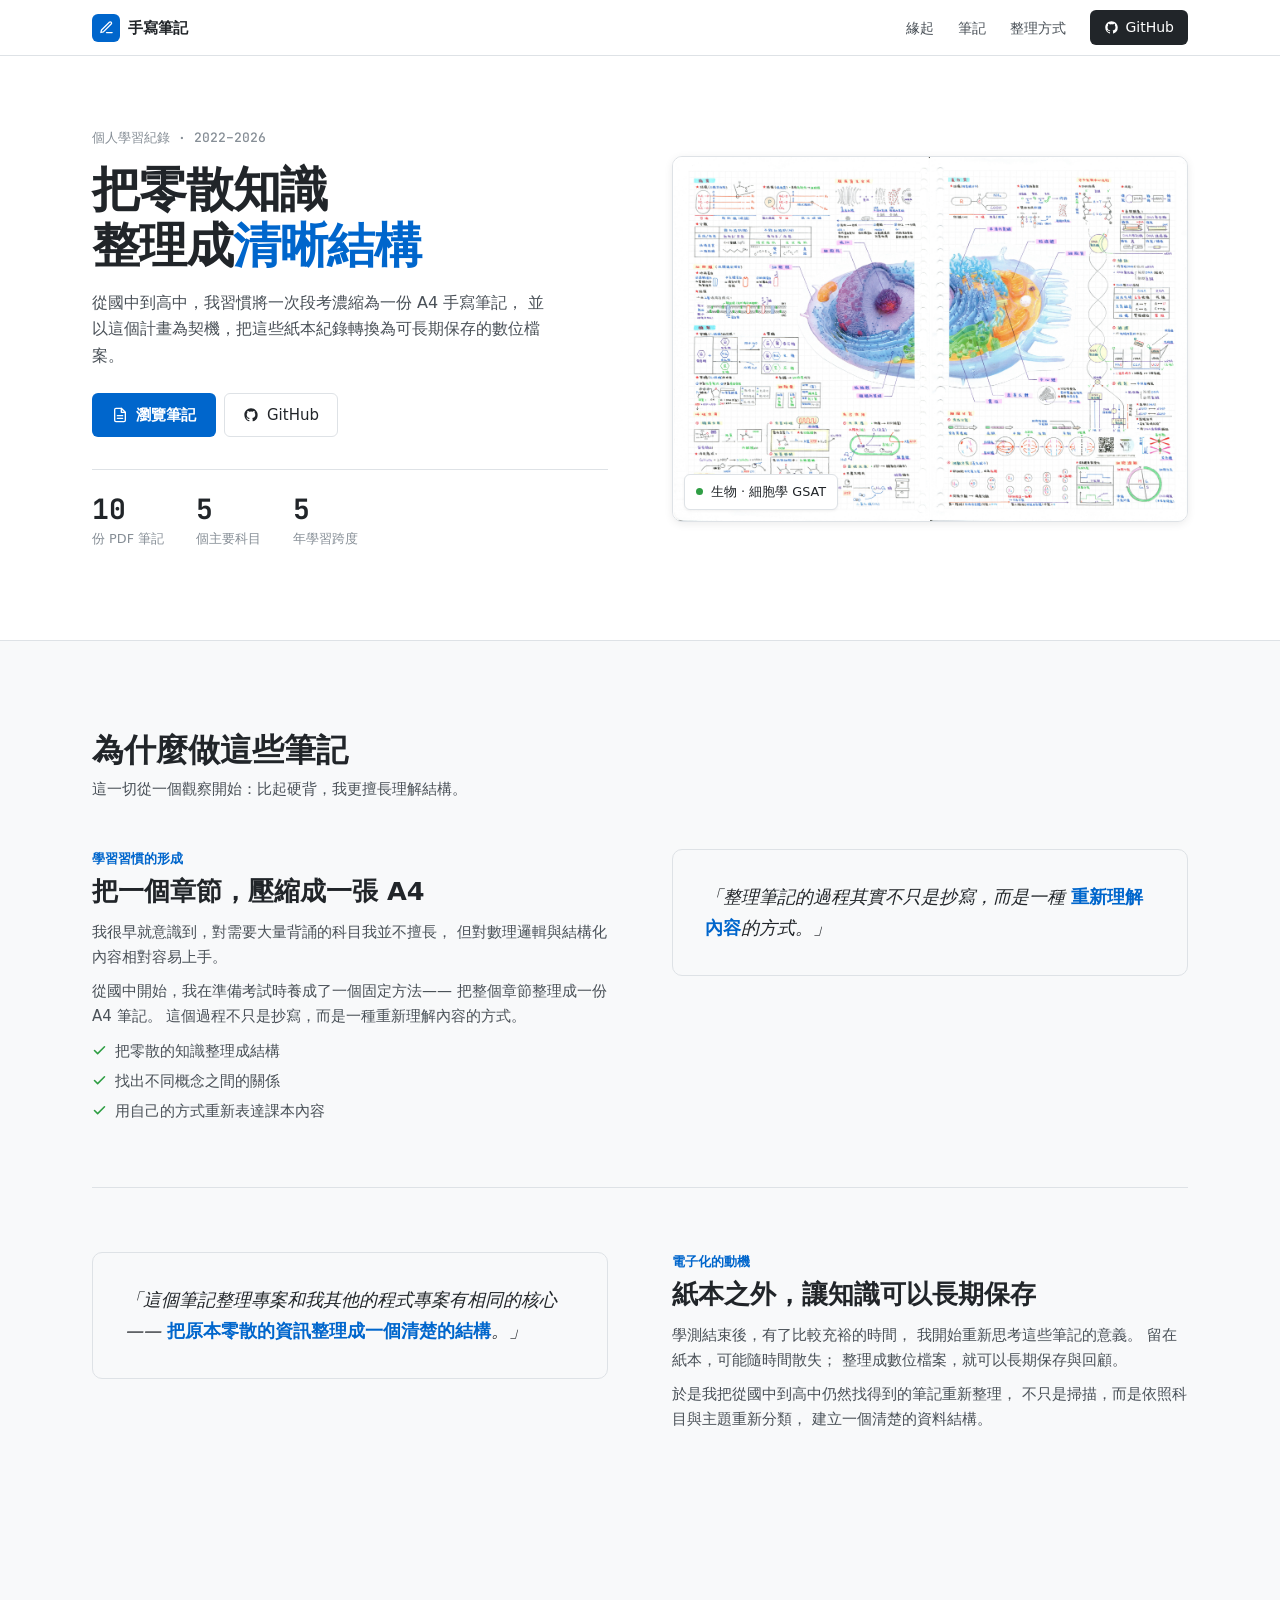
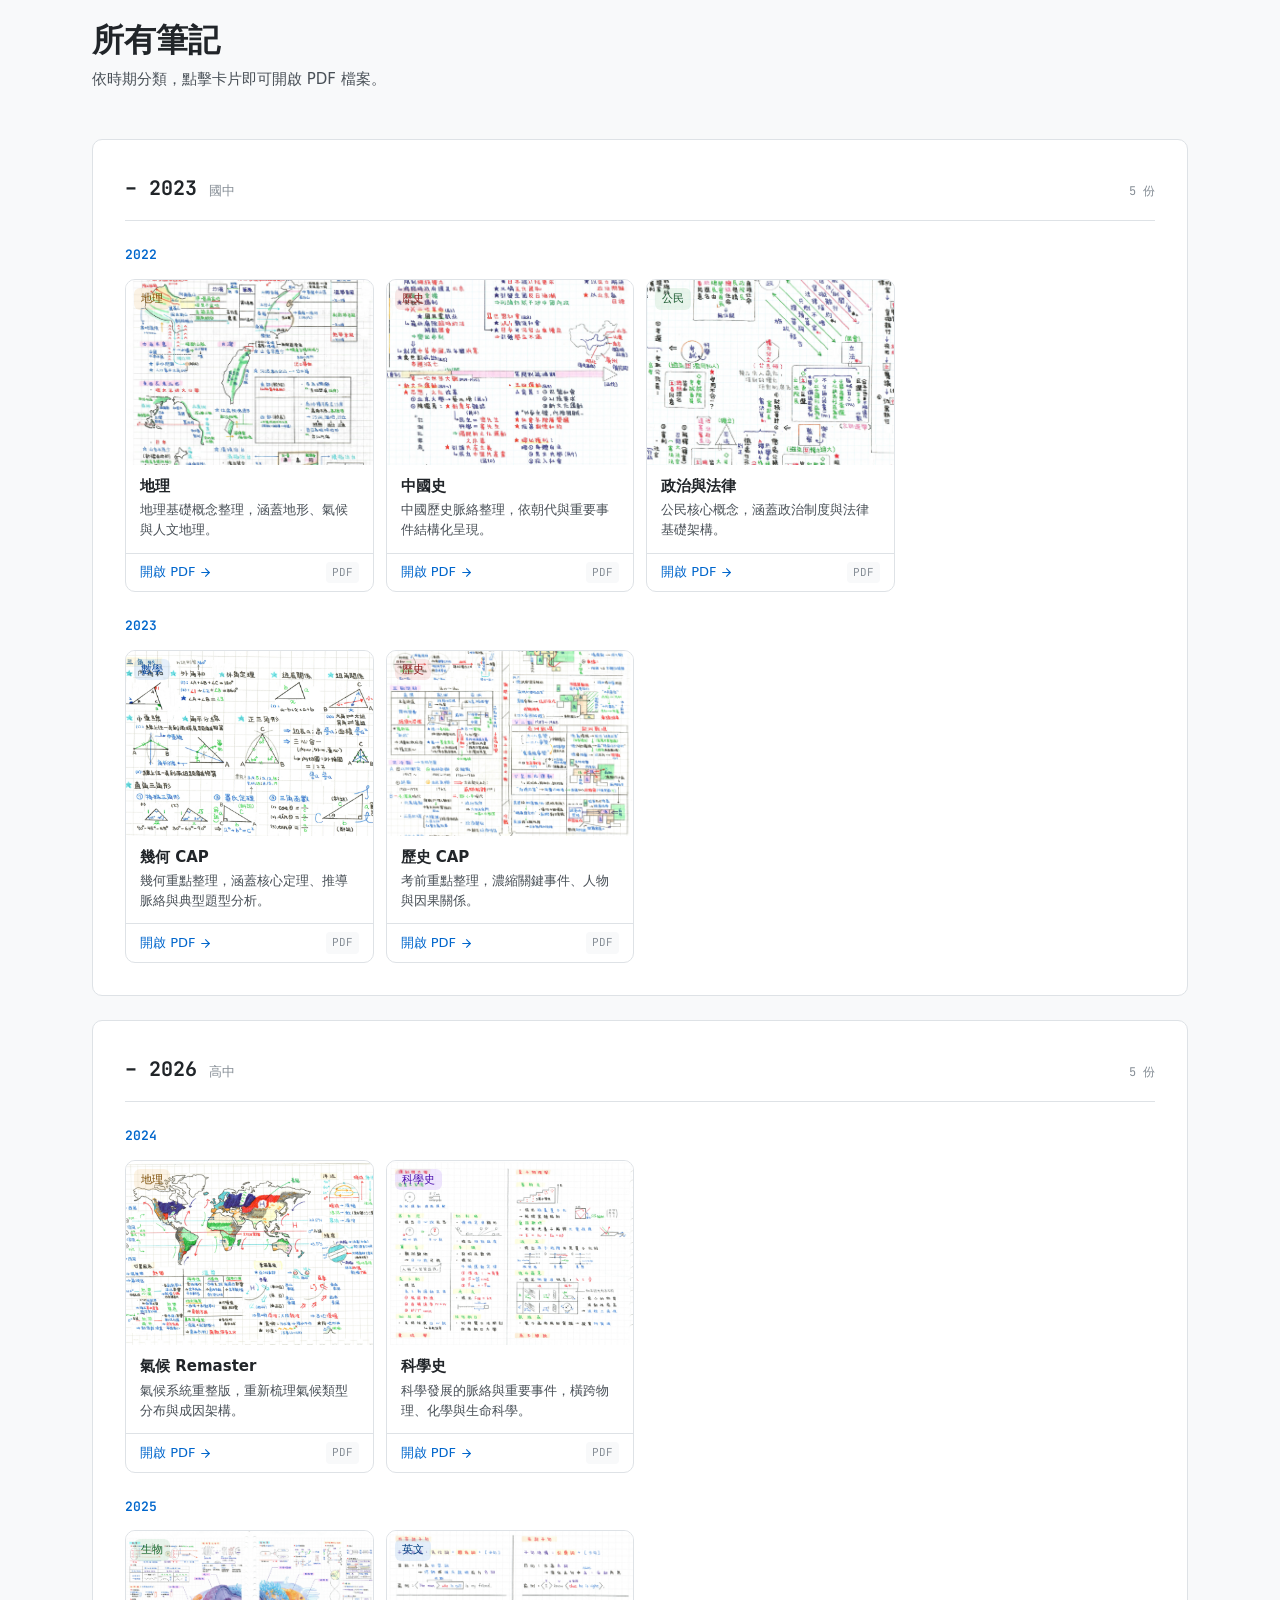
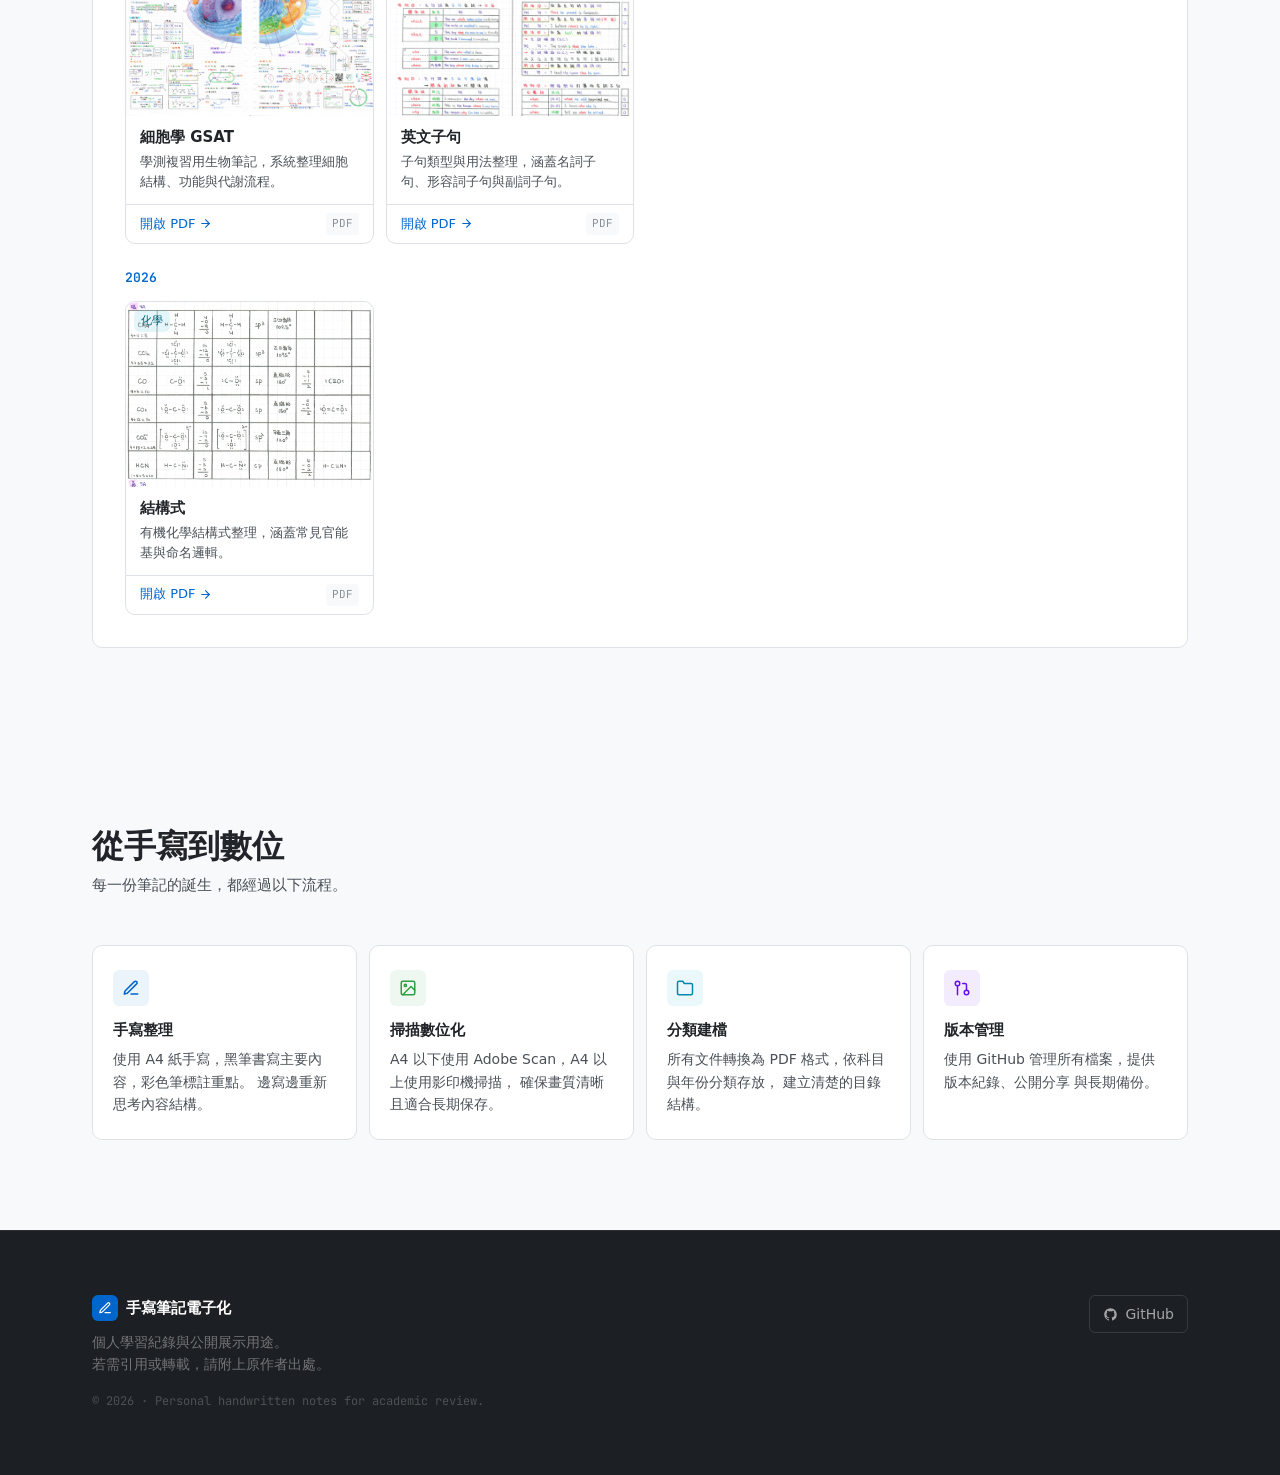
<file: notes/lagacy/index.html>
<!DOCTYPE html>
<html lang="zh-Hant-TW">
<head>
  <meta charset="UTF-8" />
  <meta name="viewport" content="width=device-width, initial-scale=1.0" />
  <meta name="description"
        content="從國中到高中的手寫筆記電子化計畫。收錄數學、自然科學、社會科學、英文文法等科目的 A4 手寫筆記。" />
  <meta name="theme-color" content="#0066cc" />
  <meta property="og:title"       content="手寫筆記電子化" />
  <meta property="og:description" content="國高中的手寫筆記電子化計畫。" />
  <meta property="og:type"        content="website" />
  <meta property="og:image"       content="assets/pics/2025_Cell_GSAT.jpg" />
  <title>手寫筆記電子化</title>
  <link rel="preconnect" href="https://fonts.googleapis.com" />
  <link rel="preconnect" href="https://fonts.gstatic.com" crossorigin />
  <link rel="stylesheet" href="assets/css/style.css" />
</head>
<body>

<!-- NAV -->
<header>
  <nav class="nav" aria-label="主要導覽">
    <div class="container nav__inner">

      <a href="#" class="nav__logo" aria-label="回到頂端">
        <span class="nav__logo-icon" aria-hidden="true">
          <svg xmlns="http://www.w3.org/2000/svg" viewBox="0 0 24 24" fill="none"
               stroke="#fff" stroke-width="2" stroke-linecap="round" stroke-linejoin="round">
            <path d="M12 20h9"/>
            <path d="M16.5 3.5a2.121 2.121 0 013 3L7 19l-4 1 1-4L16.5 3.5z"/>
          </svg>
        </span>
        手寫筆記
      </a>

      <ul class="nav__links" id="nav-links" role="list">
        <li><a href="#about">緣起</a></li>
        <li><a href="#notes">筆記</a></li>
        <li><a href="#method">整理方式</a></li>
        <li>
          <a href="https://github.com/yoshi-huang/Handwritten-Notes-Digitization"
             class="nav__gh" target="_blank" rel="noopener noreferrer"
             aria-label="在 GitHub 上查看此專案">
            <svg xmlns="http://www.w3.org/2000/svg" viewBox="0 0 24 24" fill="currentColor" aria-hidden="true">
              <path d="M12 2C6.477 2 2 6.484 2 12.017c0 4.425 2.865 8.18 6.839 9.504.5.092.682-.217.682-.483 0-.237-.008-.868-.013-1.703-2.782.605-3.369-1.343-3.369-1.343-.454-1.158-1.11-1.466-1.11-1.466-.908-.62.069-.608.069-.608 1.003.07 1.531 1.032 1.531 1.032.892 1.53 2.341 1.088 2.91.832.092-.647.35-1.088.636-1.338-2.22-.253-4.555-1.113-4.555-4.951 0-1.093.39-1.988 1.029-2.688-.103-.253-.446-1.272.098-2.65 0 0 .84-.27 2.75 1.026A9.564 9.564 0 0112 6.844c.85.004 1.705.115 2.504.337 1.909-1.296 2.747-1.027 2.747-1.027.546 1.379.202 2.398.1 2.651.64.7 1.028 1.595 1.028 2.688 0 3.848-2.339 4.695-4.566 4.943.359.309.678.92.678 1.855 0 1.338-.012 2.419-.012 2.747 0 .268.18.58.688.482A10.019 10.019 0 0022 12.017C22 6.484 17.522 2 12 2z"/>
            </svg>
            GitHub
          </a>
        </li>
      </ul>

      <button class="nav__toggle" aria-expanded="false"
              aria-controls="nav-links" aria-label="開啟選單">
        <span></span><span></span><span></span>
      </button>

    </div>
  </nav>
</header>

<main>

<!-- HERO -->
<section class="hero" id="hero" aria-labelledby="hero-title">
  <div class="container hero__inner">

    <div>
      <p class="hero__kicker reveal">個人學習紀錄 · 2022–2026</p>

      <h1 class="hero__title reveal" id="hero-title">
        把零散知識<br>整理成<em>清晰結構</em>
      </h1>

      <p class="hero__desc reveal">
        從國中到高中，我習慣將一次段考濃縮為一份 A4 手寫筆記，
        並以這個計畫為契機，把這些紙本紀錄轉換為可長期保存的數位檔案。
      </p>

      <div class="hero__actions reveal">
        <a href="#notes" class="btn-primary">
          <svg xmlns="http://www.w3.org/2000/svg" viewBox="0 0 24 24" fill="none"
               stroke="currentColor" stroke-width="2" stroke-linecap="round" stroke-linejoin="round" aria-hidden="true">
            <path d="M14 2H6a2 2 0 00-2 2v16a2 2 0 002 2h12a2 2 0 002-2V8z"/>
            <polyline points="14 2 14 8 20 8"/>
            <line x1="16" y1="13" x2="8" y2="13"/>
            <line x1="16" y1="17" x2="8" y2="17"/>
          </svg>
          瀏覽筆記
        </a>
        <a href="https://github.com/yoshi-huang/Handwritten-Notes-Digitization"
           class="btn-ghost" target="_blank" rel="noopener noreferrer">
          <svg xmlns="http://www.w3.org/2000/svg" viewBox="0 0 24 24" fill="currentColor" aria-hidden="true">
            <path d="M12 2C6.477 2 2 6.484 2 12.017c0 4.425 2.865 8.18 6.839 9.504.5.092.682-.217.682-.483 0-.237-.008-.868-.013-1.703-2.782.605-3.369-1.343-3.369-1.343-.454-1.158-1.11-1.466-1.11-1.466-.908-.62.069-.608.069-.608 1.003.07 1.531 1.032 1.531 1.032.892 1.53 2.341 1.088 2.91.832.092-.647.35-1.088.636-1.338-2.22-.253-4.555-1.113-4.555-4.951 0-1.093.39-1.988 1.029-2.688-.103-.253-.446-1.272.098-2.65 0 0 .84-.27 2.75 1.026A9.564 9.564 0 0112 6.844c.85.004 1.705.115 2.504.337 1.909-1.296 2.747-1.027 2.747-1.027.546 1.379.202 2.398.1 2.651.64.7 1.028 1.595 1.028 2.688 0 3.848-2.339 4.695-4.566 4.943.359.309.678.92.678 1.855 0 1.338-.012 2.419-.012 2.747 0 .268.18.58.688.482A10.019 10.019 0 0022 12.017C22 6.484 17.522 2 12 2z"/>
          </svg>
          GitHub
        </a>
      </div>

      <div class="hero__stats reveal" aria-label="統計數字">
        <div class="hero__stat">
          <span class="hero__stat-val" data-count="10">0</span>
          <span class="hero__stat-lbl">份 PDF 筆記</span>
        </div>
        <div class="hero__stat">
          <span class="hero__stat-val" data-count="5">0</span>
          <span class="hero__stat-lbl">個主要科目</span>
        </div>
        <div class="hero__stat">
          <span class="hero__stat-val" data-count="5">0</span>
          <span class="hero__stat-lbl">年學習跨度</span>
        </div>
      </div>
    </div>

    <div class="hero__visual reveal">
      <div class="hero__img-wrap">
        <img src="assets/pics/2025_Cell_GSAT.jpg"
             alt="生物手寫筆記示例：細胞學主題，A4 手寫整理方式"
             loading="eager" />
      </div>
      <div class="hero__badge">
        <span class="hero__badge-dot" aria-hidden="true"></span>
        <span class="hero__badge-txt">生物 · 細胞學 GSAT</span>
      </div>
    </div>

  </div>
</section>

<!-- ABOUT -->
<section class="section" id="about" aria-labelledby="about-title">
  <div class="container">

    <div class="section__hd">
      <h2 class="section__title reveal" id="about-title">為什麼做這些筆記</h2>
      <p class="section__desc reveal">這一切從一個觀察開始：比起硬背，我更擅長理解結構。</p>
    </div>

    <div class="about__pair reveal">
      <div>
        <p class="about__label">學習習慣的形成</p>
        <h3 class="about__heading">把一個章節，壓縮成一張 A4</h3>
        <p class="about__body">
          我很早就意識到，對需要大量背誦的科目我並不擅長，
          但對數理邏輯與結構化內容相對容易上手。
        </p>
        <p class="about__body">
          從國中開始，我在準備考試時養成了一個固定方法——
          把整個章節整理成一份 A4 筆記。
          這個過程不只是抄寫，而是一種重新理解內容的方式。
        </p>
        <ul class="about__list">
          <li>
            <svg class="about__chk" xmlns="http://www.w3.org/2000/svg" viewBox="0 0 24 24"
                 fill="none" stroke="currentColor" stroke-width="2.5"
                 stroke-linecap="round" stroke-linejoin="round" aria-hidden="true">
              <polyline points="20 6 9 17 4 12"/>
            </svg>
            把零散的知識整理成結構
          </li>
          <li>
            <svg class="about__chk" xmlns="http://www.w3.org/2000/svg" viewBox="0 0 24 24"
                 fill="none" stroke="currentColor" stroke-width="2.5"
                 stroke-linecap="round" stroke-linejoin="round" aria-hidden="true">
              <polyline points="20 6 9 17 4 12"/>
            </svg>
            找出不同概念之間的關係
          </li>
          <li>
            <svg class="about__chk" xmlns="http://www.w3.org/2000/svg" viewBox="0 0 24 24"
                 fill="none" stroke="currentColor" stroke-width="2.5"
                 stroke-linecap="round" stroke-linejoin="round" aria-hidden="true">
              <polyline points="20 6 9 17 4 12"/>
            </svg>
            用自己的方式重新表達課本內容
          </li>
        </ul>
      </div>
      <div class="about__card">
        <blockquote class="about__quote">
          「整理筆記的過程其實不只是抄寫，而是一種
          <strong>重新理解內容</strong>的方式。」
        </blockquote>
      </div>
    </div>

    <div class="about__pair about__pair--flip reveal">
      <div>
        <p class="about__label">電子化的動機</p>
        <h3 class="about__heading">紙本之外，讓知識可以長期保存</h3>
        <p class="about__body">
          學測結束後，有了比較充裕的時間，
          我開始重新思考這些筆記的意義。
          留在紙本，可能隨時間散失；
          整理成數位檔案，就可以長期保存與回顧。
        </p>
        <p class="about__body">
          於是我把從國中到高中仍然找得到的筆記重新整理，
          不只是掃描，而是依照科目與主題重新分類，
          建立一個清楚的資料結構。
        </p>
      </div>
      <div class="about__card">
        <blockquote class="about__quote">
          「這個筆記整理專案和我其他的程式專案有相同的核心——
          <strong>把原本零散的資訊整理成一個清楚的結構</strong>。」
        </blockquote>
      </div>
    </div>

  </div>
</section>

<!-- NOTES -->
<section class="section section--alt" id="notes" aria-labelledby="notes-title">
  <div class="container">

    <div class="section__hd">
      <h2 class="section__title reveal" id="notes-title">所有筆記</h2>
      <p class="section__desc reveal">依時期分類，點擊卡片即可開啟 PDF 檔案。</p>
    </div>

    <!-- 時期 1：–2023 -->
    <div class="period-group reveal">
      <div class="period-group__hd">
        <span class="period-group__range">– 2023</span>
        <span class="period-group__note">國中</span>
        <span class="period-group__bar" aria-hidden="true"></span>
        <span class="period-group__count" aria-label="5 份筆記">5 份</span>
      </div>

      <div class="year-sub"><span class="year-sub__num">2022</span></div>

      <div class="notes-grid stagger">
        <article class="note-card reveal"
                 data-href="assets/pdfs/Social_Science/geo/2022_Geography.pdf"
                 aria-label="2022 地理筆記，點擊開啟 PDF">
          <div class="note-card__thumb">
            <img src="assets/pics/2022_Geography.png" alt="2022 地理筆記縮圖" loading="lazy" />
            <span class="note-card__subj chip--geo">地理</span>
          </div>
          <div class="note-card__body">
            <h3 class="note-card__title">地理</h3>
            <p class="note-card__desc">地理基礎概念整理，涵蓋地形、氣候與人文地理。</p>
          </div>
          <div class="note-card__foot">
            <a href="assets/pdfs/Social_Science/geo/2022_Geography.pdf"
               class="note-card__link" target="_blank" rel="noopener noreferrer" aria-label="開啟地理 PDF">
              開啟 PDF
              <svg xmlns="http://www.w3.org/2000/svg" viewBox="0 0 24 24" fill="none"
                   stroke="currentColor" stroke-width="2" stroke-linecap="round" stroke-linejoin="round" aria-hidden="true">
                <line x1="5" y1="12" x2="19" y2="12"/><polyline points="12 5 19 12 12 19"/>
              </svg>
            </a>
            <span class="note-card__fmt">PDF</span>
          </div>
        </article>

        <article class="note-card reveal"
                 data-href="assets/pdfs/Social_Science/his/2022_Chinese_history.pdf"
                 aria-label="2022 中國史筆記，點擊開啟 PDF">
          <div class="note-card__thumb">
            <img src="assets/pics/2022_Chinese_history.png" alt="2022 中國史筆記縮圖" loading="lazy" />
            <span class="note-card__subj chip--his">歷史</span>
          </div>
          <div class="note-card__body">
            <h3 class="note-card__title">中國史</h3>
            <p class="note-card__desc">中國歷史脈絡整理，依朝代與重要事件結構化呈現。</p>
          </div>
          <div class="note-card__foot">
            <a href="assets/pdfs/Social_Science/his/2022_Chinese_history.pdf"
               class="note-card__link" target="_blank" rel="noopener noreferrer" aria-label="開啟中國史 PDF">
              開啟 PDF
              <svg xmlns="http://www.w3.org/2000/svg" viewBox="0 0 24 24" fill="none"
                   stroke="currentColor" stroke-width="2" stroke-linecap="round" stroke-linejoin="round" aria-hidden="true">
                <line x1="5" y1="12" x2="19" y2="12"/><polyline points="12 5 19 12 12 19"/>
              </svg>
            </a>
            <span class="note-card__fmt">PDF</span>
          </div>
        </article>

        <article class="note-card reveal"
                 data-href="assets/pdfs/Social_Science/civ/2022_Politics_and_Law.pdf"
                 aria-label="2022 公民筆記，點擊開啟 PDF">
          <div class="note-card__thumb">
            <img src="assets/pics/2022_Politics_and_Law.png" alt="2022 政治與法律筆記縮圖" loading="lazy" />
            <span class="note-card__subj chip--civ">公民</span>
          </div>
          <div class="note-card__body">
            <h3 class="note-card__title">政治與法律</h3>
            <p class="note-card__desc">公民核心概念，涵蓋政治制度與法律基礎架構。</p>
          </div>
          <div class="note-card__foot">
            <a href="assets/pdfs/Social_Science/civ/2022_Politics_and_Law.pdf"
               class="note-card__link" target="_blank" rel="noopener noreferrer" aria-label="開啟政治與法律 PDF">
              開啟 PDF
              <svg xmlns="http://www.w3.org/2000/svg" viewBox="0 0 24 24" fill="none"
                   stroke="currentColor" stroke-width="2" stroke-linecap="round" stroke-linejoin="round" aria-hidden="true">
                <line x1="5" y1="12" x2="19" y2="12"/><polyline points="12 5 19 12 12 19"/>
              </svg>
            </a>
            <span class="note-card__fmt">PDF</span>
          </div>
        </article>
      </div>

      <div class="year-sub" style="margin-block-start:20px"><span class="year-sub__num">2023</span></div>

      <div class="notes-grid stagger">
        <article class="note-card reveal"
                 data-href="assets/pdfs/Math/2023_Geometry_CAP.pdf"
                 aria-label="2023 幾何 CAP 筆記，點擊開啟 PDF">
          <div class="note-card__thumb">
            <img src="assets/pics/2023_Geometry_CAP.pdf.png" alt="2023 幾何 CAP 筆記縮圖" loading="lazy" />
            <span class="note-card__subj chip--math">數學</span>
          </div>
          <div class="note-card__body">
            <h3 class="note-card__title">幾何 CAP</h3>
            <p class="note-card__desc">幾何重點整理，涵蓋核心定理、推導脈絡與典型題型分析。</p>
          </div>
          <div class="note-card__foot">
            <a href="assets/pdfs/Math/2023_Geometry_CAP.pdf"
               class="note-card__link" target="_blank" rel="noopener noreferrer" aria-label="開啟幾何 CAP PDF">
              開啟 PDF
              <svg xmlns="http://www.w3.org/2000/svg" viewBox="0 0 24 24" fill="none"
                   stroke="currentColor" stroke-width="2" stroke-linecap="round" stroke-linejoin="round" aria-hidden="true">
                <line x1="5" y1="12" x2="19" y2="12"/><polyline points="12 5 19 12 12 19"/>
              </svg>
            </a>
            <span class="note-card__fmt">PDF</span>
          </div>
        </article>

        <article class="note-card reveal"
                 data-href="assets/pdfs/Social_Science/his/2023_History_CAP.pdf"
                 aria-label="2023 歷史 CAP 筆記，點擊開啟 PDF">
          <div class="note-card__thumb">
            <img src="assets/pics/2023_History_CAP.png" alt="2023 歷史 CAP 筆記縮圖" loading="lazy" />
            <span class="note-card__subj chip--his">歷史</span>
          </div>
          <div class="note-card__body">
            <h3 class="note-card__title">歷史 CAP</h3>
            <p class="note-card__desc">考前重點整理，濃縮關鍵事件、人物與因果關係。</p>
          </div>
          <div class="note-card__foot">
            <a href="assets/pdfs/Social_Science/his/2023_History_CAP.pdf"
               class="note-card__link" target="_blank" rel="noopener noreferrer" aria-label="開啟歷史 CAP PDF">
              開啟 PDF
              <svg xmlns="http://www.w3.org/2000/svg" viewBox="0 0 24 24" fill="none"
                   stroke="currentColor" stroke-width="2" stroke-linecap="round" stroke-linejoin="round" aria-hidden="true">
                <line x1="5" y1="12" x2="19" y2="12"/><polyline points="12 5 19 12 12 19"/>
              </svg>
            </a>
            <span class="note-card__fmt">PDF</span>
          </div>
        </article>
      </div>
    </div>

    <!-- 時期 2：–2026 -->
    <div class="period-group reveal">
      <div class="period-group__hd">
        <span class="period-group__range">– 2026</span>
        <span class="period-group__note">高中</span>
        <span class="period-group__bar" aria-hidden="true"></span>
        <span class="period-group__count" aria-label="5 份筆記">5 份</span>
      </div>

      <div class="year-sub"><span class="year-sub__num">2024</span></div>

      <div class="notes-grid stagger">
        <article class="note-card reveal"
                 data-href="assets/pdfs/Social_Science/geo/2024_Climate_Remaster.pdf"
                 aria-label="2024 氣候 Remaster 筆記，點擊開啟 PDF">
          <div class="note-card__thumb">
            <img src="assets/pics/2024_Climate_Remaster.png" alt="2024 氣候 Remaster 筆記縮圖" loading="lazy" />
            <span class="note-card__subj chip--geo">地理</span>
          </div>
          <div class="note-card__body">
            <h3 class="note-card__title">氣候 Remaster</h3>
            <p class="note-card__desc">氣候系統重整版，重新梳理氣候類型分布與成因架構。</p>
          </div>
          <div class="note-card__foot">
            <a href="assets/pdfs/Social_Science/geo/2024_Climate_Remaster.pdf"
               class="note-card__link" target="_blank" rel="noopener noreferrer" aria-label="開啟氣候 Remaster PDF">
              開啟 PDF
              <svg xmlns="http://www.w3.org/2000/svg" viewBox="0 0 24 24" fill="none"
                   stroke="currentColor" stroke-width="2" stroke-linecap="round" stroke-linejoin="round" aria-hidden="true">
                <line x1="5" y1="12" x2="19" y2="12"/><polyline points="12 5 19 12 12 19"/>
              </svg>
            </a>
            <span class="note-card__fmt">PDF</span>
          </div>
        </article>

        <article class="note-card reveal"
                 data-href="assets/pdfs/Natural_Science/others/2024_History_of_Science.pdf"
                 aria-label="2024 科學史筆記，點擊開啟 PDF">
          <div class="note-card__thumb">
            <img src="assets/pics/2024_History_of_Science.png" alt="2024 科學史筆記縮圖" loading="lazy" />
            <span class="note-card__subj chip--sci">科學史</span>
          </div>
          <div class="note-card__body">
            <h3 class="note-card__title">科學史</h3>
            <p class="note-card__desc">科學發展的脈絡與重要事件，橫跨物理、化學與生命科學。</p>
          </div>
          <div class="note-card__foot">
            <a href="assets/pdfs/Natural_Science/others/2024_History_of_Science.pdf"
               class="note-card__link" target="_blank" rel="noopener noreferrer" aria-label="開啟科學史 PDF">
              開啟 PDF
              <svg xmlns="http://www.w3.org/2000/svg" viewBox="0 0 24 24" fill="none"
                   stroke="currentColor" stroke-width="2" stroke-linecap="round" stroke-linejoin="round" aria-hidden="true">
                <line x1="5" y1="12" x2="19" y2="12"/><polyline points="12 5 19 12 12 19"/>
              </svg>
            </a>
            <span class="note-card__fmt">PDF</span>
          </div>
        </article>
      </div>

      <div class="year-sub" style="margin-block-start:20px"><span class="year-sub__num">2025</span></div>

      <div class="notes-grid stagger">
        <article class="note-card reveal"
                 data-href="assets/pdfs/Natural_Science/bio/2025_Cell_GSAT.pdf"
                 aria-label="2025 細胞學 GSAT 筆記，點擊開啟 PDF">
          <div class="note-card__thumb">
            <img src="assets/pics/2025_Cell_GSAT.jpg" alt="2025 細胞學 GSAT 筆記縮圖" loading="lazy" />
            <span class="note-card__subj chip--bio">生物</span>
          </div>
          <div class="note-card__body">
            <h3 class="note-card__title">細胞學 GSAT</h3>
            <p class="note-card__desc">學測複習用生物筆記，系統整理細胞結構、功能與代謝流程。</p>
          </div>
          <div class="note-card__foot">
            <a href="assets/pdfs/Natural_Science/bio/2025_Cell_GSAT.pdf"
               class="note-card__link" target="_blank" rel="noopener noreferrer" aria-label="開啟細胞學 GSAT PDF">
              開啟 PDF
              <svg xmlns="http://www.w3.org/2000/svg" viewBox="0 0 24 24" fill="none"
                   stroke="currentColor" stroke-width="2" stroke-linecap="round" stroke-linejoin="round" aria-hidden="true">
                <line x1="5" y1="12" x2="19" y2="12"/><polyline points="12 5 19 12 12 19"/>
              </svg>
            </a>
            <span class="note-card__fmt">PDF</span>
          </div>
        </article>

        <article class="note-card reveal"
                 data-href="assets/pdfs/English_Grammar/2025_Eng_clause.pdf"
                 aria-label="2025 英文子句筆記，點擊開啟 PDF">
          <div class="note-card__thumb">
            <img src="assets/pics/2025_Eng_clause.png" alt="2025 英文子句筆記縮圖" loading="lazy" />
            <span class="note-card__subj chip--eng">英文</span>
          </div>
          <div class="note-card__body">
            <h3 class="note-card__title">英文子句</h3>
            <p class="note-card__desc">子句類型與用法整理，涵蓋名詞子句、形容詞子句與副詞子句。</p>
          </div>
          <div class="note-card__foot">
            <a href="assets/pdfs/English_Grammar/2025_Eng_clause.pdf"
               class="note-card__link" target="_blank" rel="noopener noreferrer" aria-label="開啟英文子句 PDF">
              開啟 PDF
              <svg xmlns="http://www.w3.org/2000/svg" viewBox="0 0 24 24" fill="none"
                   stroke="currentColor" stroke-width="2" stroke-linecap="round" stroke-linejoin="round" aria-hidden="true">
                <line x1="5" y1="12" x2="19" y2="12"/><polyline points="12 5 19 12 12 19"/>
              </svg>
            </a>
            <span class="note-card__fmt">PDF</span>
          </div>
        </article>
      </div>

      <div class="year-sub" style="margin-block-start:20px"><span class="year-sub__num">2026</span></div>

      <div class="notes-grid stagger">
        <article class="note-card reveal"
                 data-href="assets/pdfs/Natural_Science/chm/2026_Structural_formula.pdf"
                 aria-label="2026 結構式筆記，點擊開啟 PDF">
          <div class="note-card__thumb">
            <img src="assets/pics/2026_Structural_formula.png" alt="2026 結構式筆記縮圖" loading="lazy" />
            <span class="note-card__subj chip--chm">化學</span>
          </div>
          <div class="note-card__body">
            <h3 class="note-card__title">結構式</h3>
            <p class="note-card__desc">有機化學結構式整理，涵蓋常見官能基與命名邏輯。</p>
          </div>
          <div class="note-card__foot">
            <a href="assets/pdfs/Natural_Science/chm/2026_Structural_formula.pdf"
               class="note-card__link" target="_blank" rel="noopener noreferrer" aria-label="開啟結構式 PDF">
              開啟 PDF
              <svg xmlns="http://www.w3.org/2000/svg" viewBox="0 0 24 24" fill="none"
                   stroke="currentColor" stroke-width="2" stroke-linecap="round" stroke-linejoin="round" aria-hidden="true">
                <line x1="5" y1="12" x2="19" y2="12"/><polyline points="12 5 19 12 12 19"/>
              </svg>
            </a>
            <span class="note-card__fmt">PDF</span>
          </div>
        </article>
      </div>
    </div>

  </div>
</section>

<!-- METHOD -->
<section class="section" id="method" aria-labelledby="method-title">
  <div class="container">

    <div class="section__hd">
      <h2 class="section__title reveal" id="method-title">從手寫到數位</h2>
      <p class="section__desc reveal">每一份筆記的誕生，都經過以下流程。</p>
    </div>

    <div class="method__grid stagger">

      <div class="method-card reveal">
        <div class="method-card__icon" style="background:rgba(0,102,204,.08)">
          <svg xmlns="http://www.w3.org/2000/svg" viewBox="0 0 24 24" fill="none"
               stroke="#0066cc" stroke-width="2" stroke-linecap="round" stroke-linejoin="round" aria-hidden="true">
            <path d="M12 20h9"/>
            <path d="M16.5 3.5a2.121 2.121 0 013 3L7 19l-4 1 1-4L16.5 3.5z"/>
          </svg>
        </div>
        <h3 class="method-card__title">手寫整理</h3>
        <p class="method-card__text">
          使用 A4 紙手寫，黑筆書寫主要內容，彩色筆標註重點。
          邊寫邊重新思考內容結構。
        </p>
      </div>

      <div class="method-card reveal">
        <div class="method-card__icon" style="background:rgba(47,158,68,.08)">
          <svg xmlns="http://www.w3.org/2000/svg" viewBox="0 0 24 24" fill="none"
               stroke="#2f9e44" stroke-width="2" stroke-linecap="round" stroke-linejoin="round" aria-hidden="true">
            <rect x="3" y="3" width="18" height="18" rx="2"/>
            <circle cx="8.5" cy="8.5" r="1.5"/>
            <polyline points="21 15 16 10 5 21"/>
          </svg>
        </div>
        <h3 class="method-card__title">掃描數位化</h3>
        <p class="method-card__text">
          A4 以下使用 Adobe Scan，A4 以上使用影印機掃描，
          確保畫質清晰且適合長期保存。
        </p>
      </div>

      <div class="method-card reveal">
        <div class="method-card__icon" style="background:rgba(0,163,204,.08)">
          <svg xmlns="http://www.w3.org/2000/svg" viewBox="0 0 24 24" fill="none"
               stroke="#0088aa" stroke-width="2" stroke-linecap="round" stroke-linejoin="round" aria-hidden="true">
            <path d="M22 19a2 2 0 01-2 2H4a2 2 0 01-2-2V5a2 2 0 012-2h5l2 3h9a2 2 0 012 2z"/>
          </svg>
        </div>
        <h3 class="method-card__title">分類建檔</h3>
        <p class="method-card__text">
          所有文件轉換為 PDF 格式，依科目與年份分類存放，
          建立清楚的目錄結構。
        </p>
      </div>

      <div class="method-card reveal">
        <div class="method-card__icon" style="background:rgba(102,16,242,.08)">
          <svg xmlns="http://www.w3.org/2000/svg" viewBox="0 0 24 24" fill="none"
               stroke="#6610f2" stroke-width="2" stroke-linecap="round" stroke-linejoin="round" aria-hidden="true">
            <circle cx="18" cy="18" r="3"/>
            <circle cx="6" cy="6" r="3"/>
            <path d="M13 6h3a2 2 0 012 2v7"/>
            <line x1="6" y1="9" x2="6" y2="21"/>
          </svg>
        </div>
        <h3 class="method-card__title">版本管理</h3>
        <p class="method-card__text">
          使用 GitHub 管理所有檔案，提供版本紀錄、公開分享
          與長期備份。
        </p>
      </div>

    </div>
  </div>
</section>

</main>

<!-- FOOTER -->
<footer class="footer" aria-label="頁尾">
  <div class="container">
    <div class="footer__inner">
      <div>
        <div class="footer__brand">
          <span class="footer__brand-icon" aria-hidden="true">
            <svg xmlns="http://www.w3.org/2000/svg" viewBox="0 0 24 24" fill="none"
                 stroke="#fff" stroke-width="2" stroke-linecap="round" stroke-linejoin="round">
              <path d="M12 20h9"/>
              <path d="M16.5 3.5a2.121 2.121 0 013 3L7 19l-4 1 1-4L16.5 3.5z"/>
            </svg>
          </span>
          手寫筆記電子化
        </div>
        <p class="footer__note">
          個人學習紀錄與公開展示用途。<br />
          若需引用或轉載，請附上原作者出處。
        </p>
        <p class="footer__copy">© 2026 · Personal handwritten notes for academic review.</p>
      </div>

      <div class="footer__links">
        <a href="https://github.com/yoshi-huang/Handwritten-Notes-Digitization"
           class="footer__link" target="_blank" rel="noopener noreferrer"
           aria-label="在 GitHub 上查看此專案">
          <svg xmlns="http://www.w3.org/2000/svg" viewBox="0 0 24 24" fill="currentColor" aria-hidden="true">
            <path d="M12 2C6.477 2 2 6.484 2 12.017c0 4.425 2.865 8.18 6.839 9.504.5.092.682-.217.682-.483 0-.237-.008-.868-.013-1.703-2.782.605-3.369-1.343-3.369-1.343-.454-1.158-1.11-1.466-1.11-1.466-.908-.62.069-.608.069-.608 1.003.07 1.531 1.032 1.531 1.032.892 1.53 2.341 1.088 2.91.832.092-.647.35-1.088.636-1.338-2.22-.253-4.555-1.113-4.555-4.951 0-1.093.39-1.988 1.029-2.688-.103-.253-.446-1.272.098-2.65 0 0 .84-.27 2.75 1.026A9.564 9.564 0 0112 6.844c.85.004 1.705.115 2.504.337 1.909-1.296 2.747-1.027 2.747-1.027.546 1.379.202 2.398.1 2.651.64.7 1.028 1.595 1.028 2.688 0 3.848-2.339 4.695-4.566 4.943.359.309.678.92.678 1.855 0 1.338-.012 2.419-.012 2.747 0 .268.18.58.688.482A10.019 10.019 0 0022 12.017C22 6.484 17.522 2 12 2z"/>
          </svg>
          GitHub
        </a>
      </div>
    </div>
  </div>
</footer>

<script src="assets/js/main.js"></script>
</body>
</html>
</file>
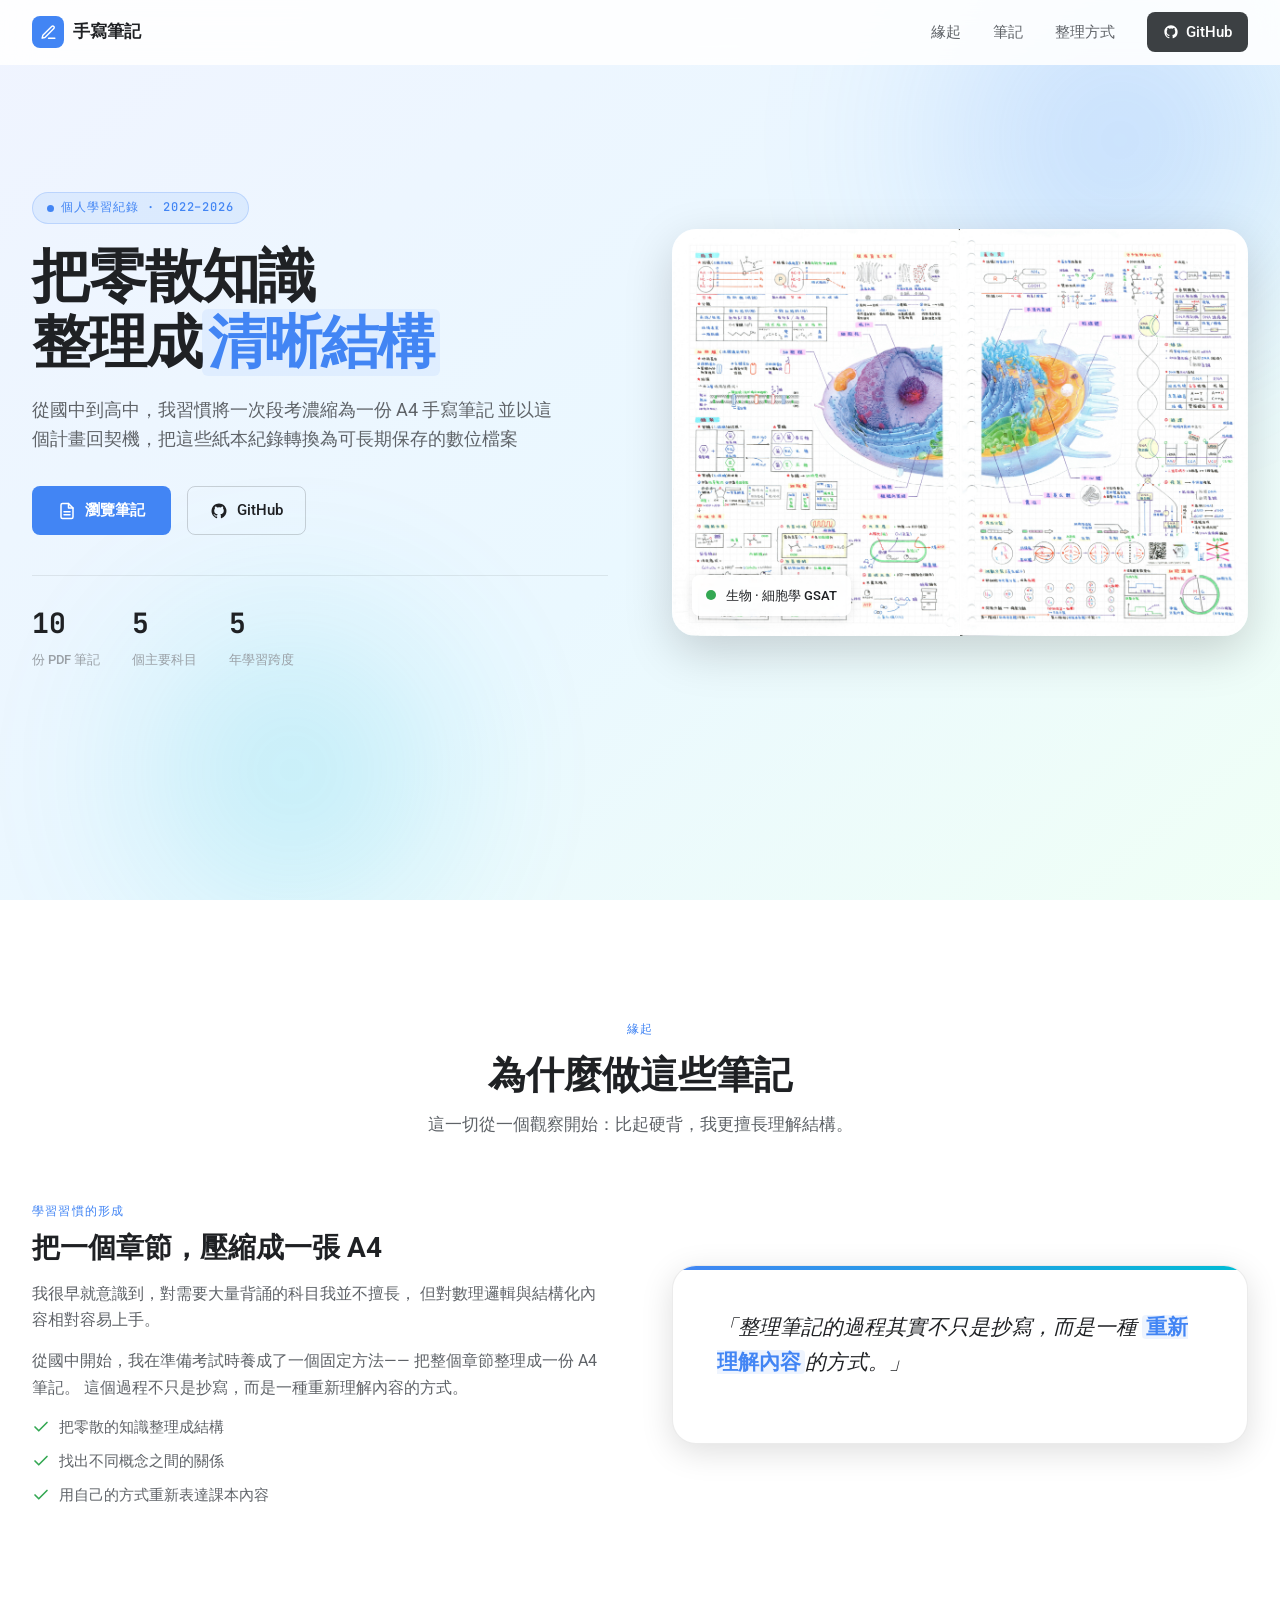
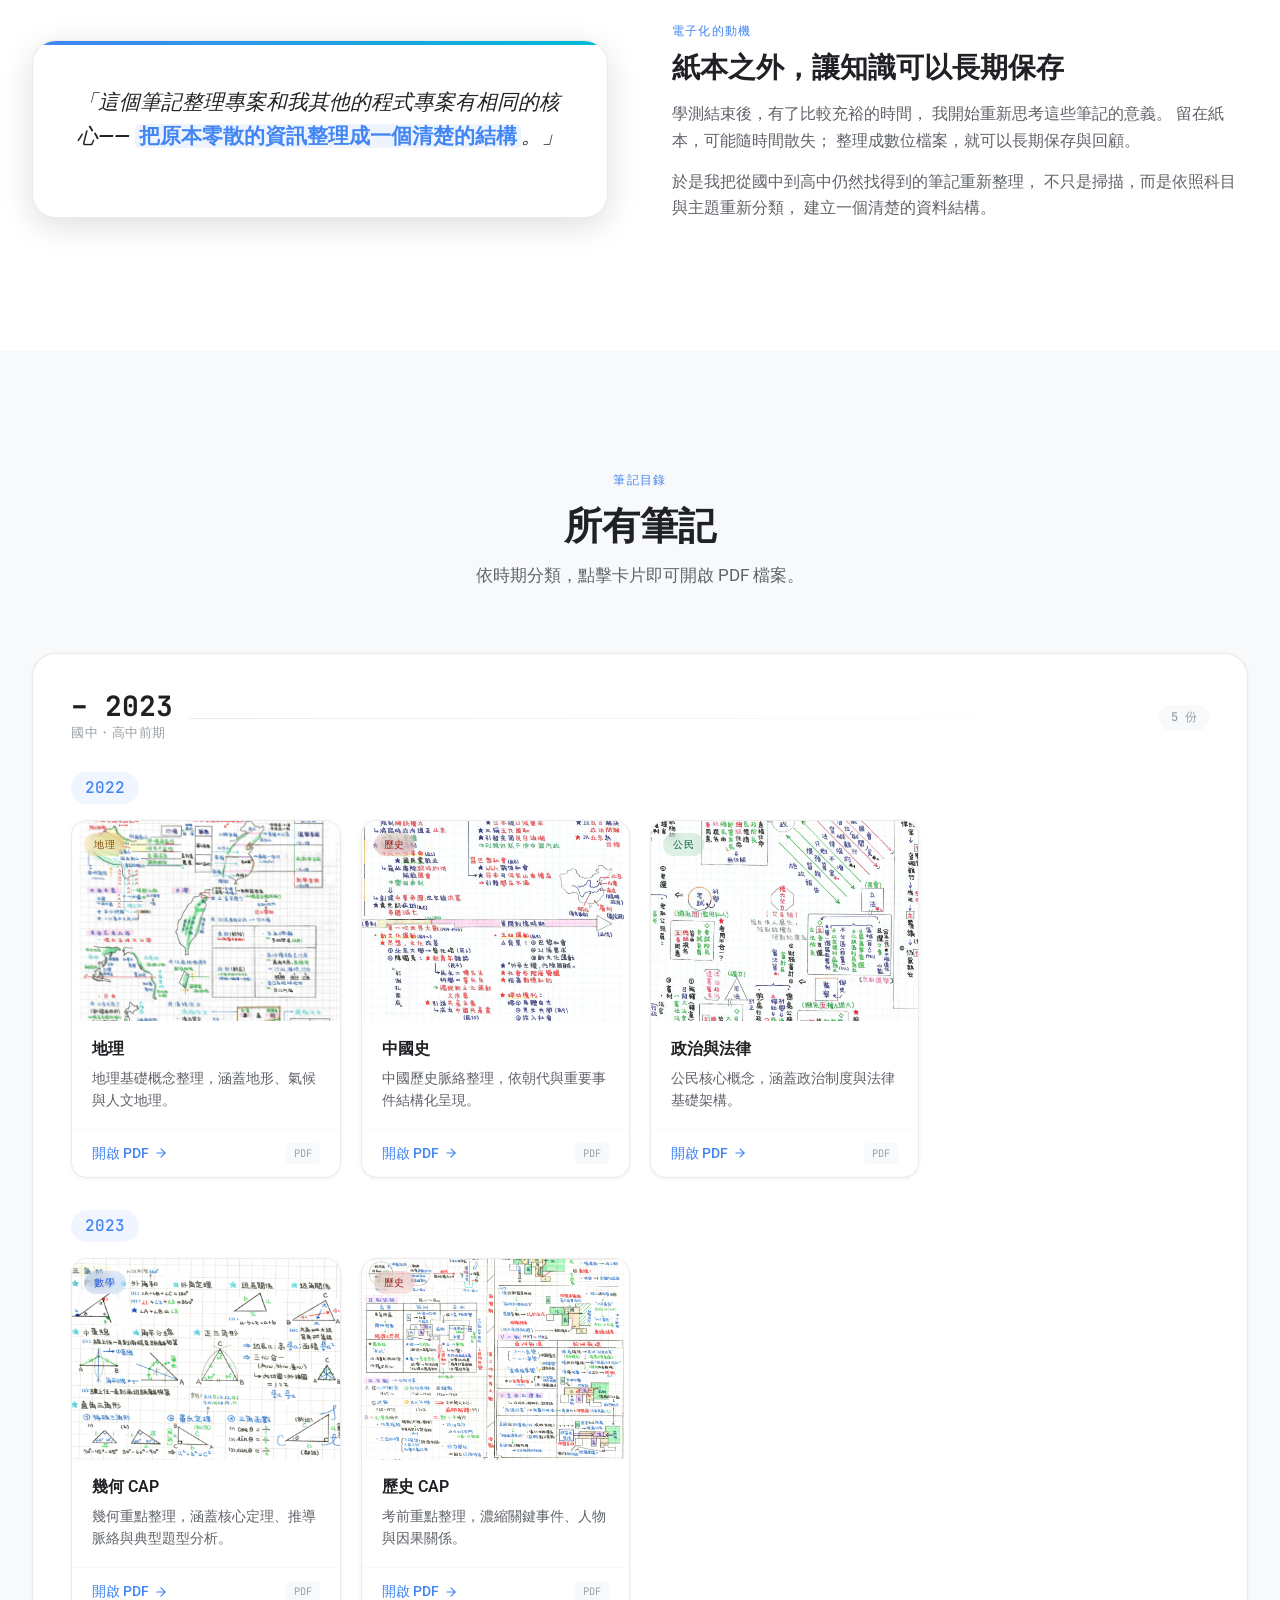
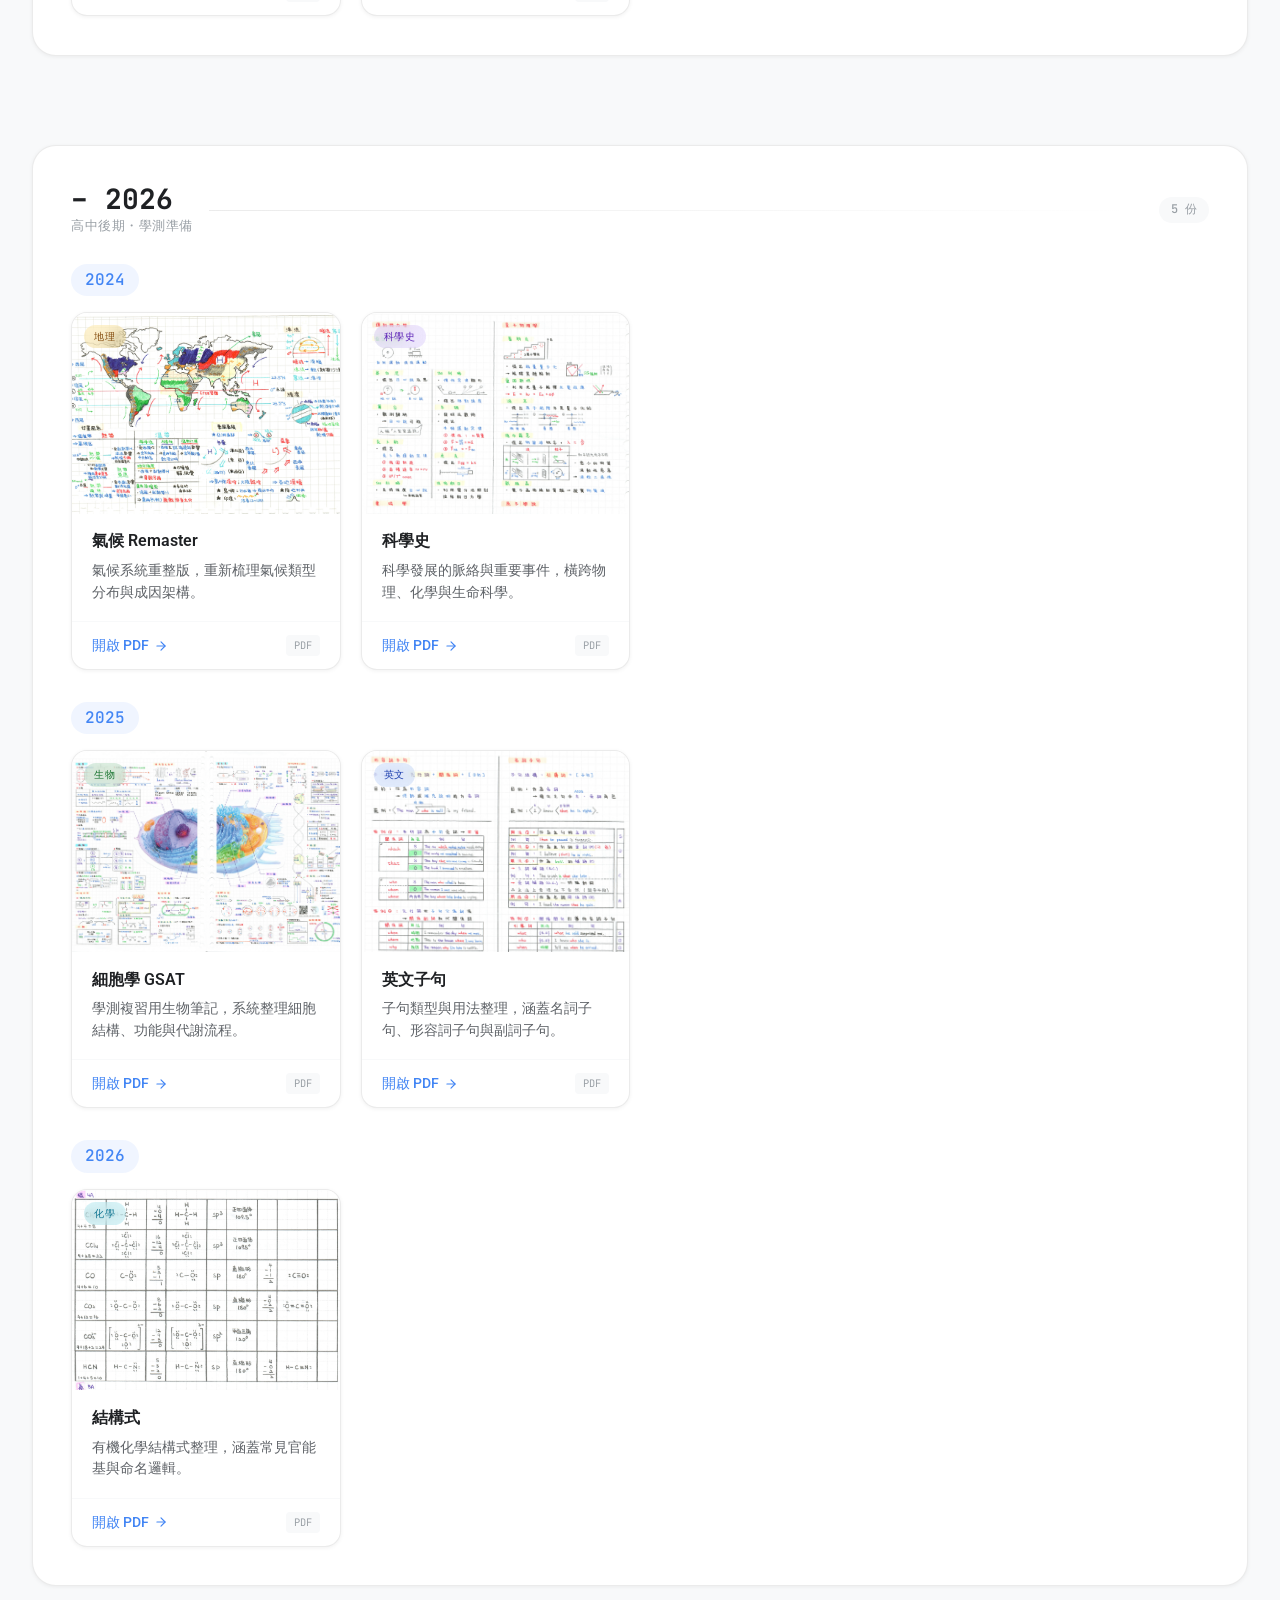
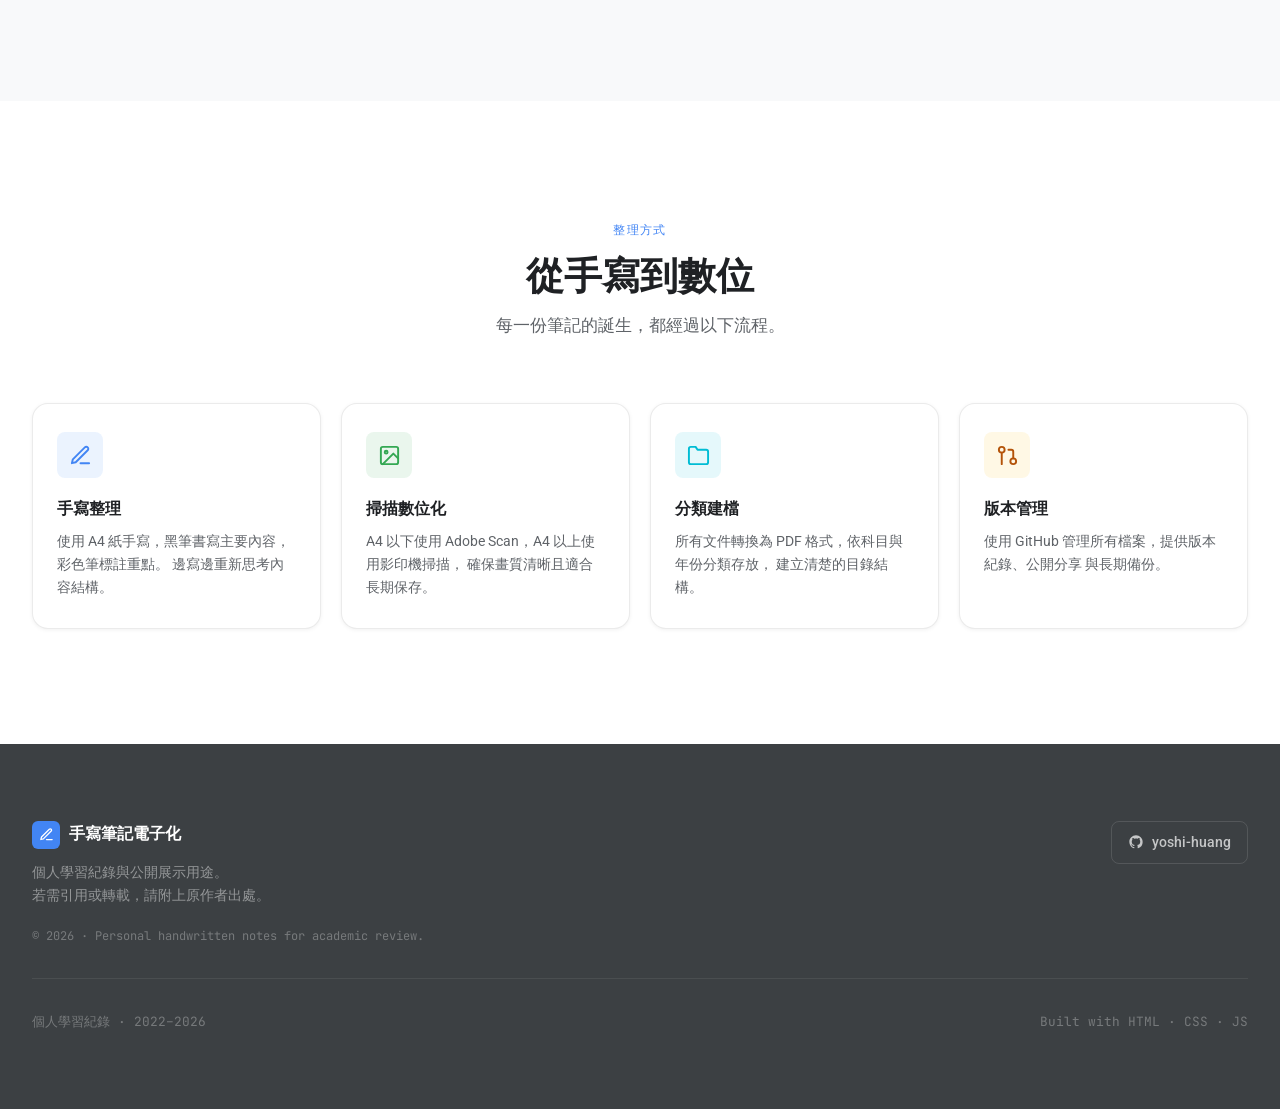
<file: Notes/lagacy/index.html>
<!DOCTYPE html>
<html lang="zh-Hant-TW">
<head>
  <meta charset="UTF-8" />
  <meta name="viewport" content="width=device-width, initial-scale=1.0" />
  <meta name="description"
        content="從國中到高中的手寫筆記電子化計畫。收錄數學、自然科學、社會科學、英文文法等科目的 A4 手寫筆記。" />
  <meta name="theme-color" content="#4285F4" />
  <meta property="og:title"       content="手寫筆記電子化" />
  <meta property="og:description" content="國高中的手寫筆記電子化計畫。" />
  <meta property="og:type"        content="website" />
  <meta property="og:image"       content="assets/pics/2025_Cell_GSAT.jpg" />
  <title>手寫筆記電子化</title>

  <link rel="preconnect" href="https://fonts.googleapis.com" />
  <link rel="preconnect" href="https://fonts.gstatic.com" crossorigin />
  <link rel="stylesheet" href="assets/css/style.css" />
</head>
<body>

<!-- ═══════════════════════════════════════════
     NAV
═══════════════════════════════════════════ -->
<header>
  <nav class="nav" aria-label="主要導覽">
    <div class="container nav__inner">

      <a href="#" class="nav__logo" aria-label="回到頂端">
        <span class="nav__logo-icon" aria-hidden="true">
          <svg xmlns="http://www.w3.org/2000/svg" viewBox="0 0 24 24" fill="none"
               stroke="#fff" stroke-width="2" stroke-linecap="round" stroke-linejoin="round">
            <path d="M12 20h9"/>
            <path d="M16.5 3.5a2.121 2.121 0 013 3L7 19l-4 1 1-4L16.5 3.5z"/>
          </svg>
        </span>
        手寫筆記
      </a>

      <ul class="nav__links" id="nav-links" role="list">
        <li><a href="#about">緣起</a></li>
        <li><a href="#notes">筆記</a></li>
        <li><a href="#method">整理方式</a></li>
        <li>
          <a href="https://github.com/yoshi-huang/Handwritten-Notes-Digitization"
             class="nav__gh" target="_blank" rel="noopener noreferrer"
             aria-label="在 GitHub 上查看此專案">
            <svg xmlns="http://www.w3.org/2000/svg" viewBox="0 0 24 24" fill="currentColor" aria-hidden="true">
              <path d="M12 2C6.477 2 2 6.484 2 12.017c0 4.425 2.865 8.18 6.839 9.504.5.092.682-.217.682-.483 0-.237-.008-.868-.013-1.703-2.782.605-3.369-1.343-3.369-1.343-.454-1.158-1.11-1.466-1.11-1.466-.908-.62.069-.608.069-.608 1.003.07 1.531 1.032 1.531 1.032.892 1.53 2.341 1.088 2.91.832.092-.647.35-1.088.636-1.338-2.22-.253-4.555-1.113-4.555-4.951 0-1.093.39-1.988 1.029-2.688-.103-.253-.446-1.272.098-2.65 0 0 .84-.27 2.75 1.026A9.564 9.564 0 0112 6.844c.85.004 1.705.115 2.504.337 1.909-1.296 2.747-1.027 2.747-1.027.546 1.379.202 2.398.1 2.651.64.7 1.028 1.595 1.028 2.688 0 3.848-2.339 4.695-4.566 4.943.359.309.678.92.678 1.855 0 1.338-.012 2.419-.012 2.747 0 .268.18.58.688.482A10.019 10.019 0 0022 12.017C22 6.484 17.522 2 12 2z"/>
            </svg>
            GitHub
          </a>
        </li>
      </ul>

      <button class="nav__toggle" aria-expanded="false"
              aria-controls="nav-links" aria-label="開啟選單">
        <span></span><span></span><span></span>
      </button>

    </div>
  </nav>
</header>

<main>

<!-- ═══════════════════════════════════════════
     HERO
═══════════════════════════════════════════ -->
<section class="hero" id="hero" aria-labelledby="hero-title">
  <div class="container hero__inner">

    <!-- text -->
    <div>
      <div class="hero__tag reveal">
        <span class="hero__tag-dot" aria-hidden="true"></span>
        個人學習紀錄 · 2022–2026
      </div>

      <h1 class="hero__title reveal" id="hero-title">
        把零散知識<br>整理成<em>清晰結構</em>
      </h1>

      <p class="hero__desc reveal">
        從國中到高中，我習慣將一次段考濃縮為一份 A4 手寫筆記
        並以這個計畫回契機，把這些紙本紀錄轉換為可長期保存的數位檔案
      </p>

      <div class="hero__actions reveal">
        <a href="#notes" class="btn-primary">
          <svg xmlns="http://www.w3.org/2000/svg" viewBox="0 0 24 24" fill="none"
               stroke="currentColor" stroke-width="2" stroke-linecap="round" stroke-linejoin="round" aria-hidden="true">
            <path d="M14 2H6a2 2 0 00-2 2v16a2 2 0 002 2h12a2 2 0 002-2V8z"/>
            <polyline points="14 2 14 8 20 8"/>
            <line x1="16" y1="13" x2="8" y2="13"/>
            <line x1="16" y1="17" x2="8" y2="17"/>
          </svg>
          瀏覽筆記
        </a>
        <a href="https://github.com/yoshi-huang/Handwritten-Notes-Digitization"
           class="btn-ghost" target="_blank" rel="noopener noreferrer">
          <svg xmlns="http://www.w3.org/2000/svg" viewBox="0 0 24 24" fill="currentColor" aria-hidden="true">
            <path d="M12 2C6.477 2 2 6.484 2 12.017c0 4.425 2.865 8.18 6.839 9.504.5.092.682-.217.682-.483 0-.237-.008-.868-.013-1.703-2.782.605-3.369-1.343-3.369-1.343-.454-1.158-1.11-1.466-1.11-1.466-.908-.62.069-.608.069-.608 1.003.07 1.531 1.032 1.531 1.032.892 1.53 2.341 1.088 2.91.832.092-.647.35-1.088.636-1.338-2.22-.253-4.555-1.113-4.555-4.951 0-1.093.39-1.988 1.029-2.688-.103-.253-.446-1.272.098-2.65 0 0 .84-.27 2.75 1.026A9.564 9.564 0 0112 6.844c.85.004 1.705.115 2.504.337 1.909-1.296 2.747-1.027 2.747-1.027.546 1.379.202 2.398.1 2.651.64.7 1.028 1.595 1.028 2.688 0 3.848-2.339 4.695-4.566 4.943.359.309.678.92.678 1.855 0 1.338-.012 2.419-.012 2.747 0 .268.18.58.688.482A10.019 10.019 0 0022 12.017C22 6.484 17.522 2 12 2z"/>
          </svg>
          GitHub
        </a>
      </div>

      <div class="hero__stats reveal" aria-label="統計數字">
        <div class="hero__stat">
          <span class="hero__stat-val" data-count="10">0</span>
          <span class="hero__stat-lbl">份 PDF 筆記</span>
        </div>
        <div class="hero__stat">
          <span class="hero__stat-val" data-count="5">0</span>
          <span class="hero__stat-lbl">個主要科目</span>
        </div>
        <div class="hero__stat">
          <span class="hero__stat-val" data-count="5">0</span>
          <span class="hero__stat-lbl">年學習跨度</span>
        </div>
      </div>
    </div>

    <!-- visual -->
    <div class="hero__visual reveal">
      <div class="hero__img-wrap">
        <img src="assets/pics/2025_Cell_GSAT.jpg"
             alt="生物手寫筆記示例：細胞學主題，展示 A4 手寫整理方式"
             loading="eager" />
      </div>
      <div class="hero__badge">
        <span class="hero__badge-dot" aria-hidden="true"></span>
        <span class="hero__badge-txt">生物 · 細胞學 GSAT</span>
      </div>

    </div>

  </div>
</section>

<!-- ═══════════════════════════════════════════
     ABOUT
═══════════════════════════════════════════ -->
<section class="section" id="about" aria-labelledby="about-title">
  <div class="container">

    <div class="section__hd">
      <span class="section__lbl reveal">緣起</span>
      <h2 class="section__title reveal" id="about-title">為什麼做這些筆記</h2>
      <p class="section__desc reveal">這一切從一個觀察開始：比起硬背，我更擅長理解結構。</p>
    </div>

    <!-- pair 1 -->
    <div class="about__pair reveal">
      <div>
        <p class="about__label">學習習慣的形成</p>
        <h3 class="about__title">把一個章節，壓縮成一張 A4</h3>
        <p class="about__body">
          我很早就意識到，對需要大量背誦的科目我並不擅長，
          但對數理邏輯與結構化內容相對容易上手。
        </p>
        <p class="about__body">
          從國中開始，我在準備考試時養成了一個固定方法——
          把整個章節整理成一份 A4 筆記。
          這個過程不只是抄寫，而是一種重新理解內容的方式。
        </p>
        <ul class="about__list">
          <li>
            <svg class="about__chk" xmlns="http://www.w3.org/2000/svg" viewBox="0 0 24 24"
                 fill="none" stroke="currentColor" stroke-width="2.2"
                 stroke-linecap="round" stroke-linejoin="round" aria-hidden="true">
              <polyline points="20 6 9 17 4 12"/>
            </svg>
            把零散的知識整理成結構
          </li>
          <li>
            <svg class="about__chk" xmlns="http://www.w3.org/2000/svg" viewBox="0 0 24 24"
                 fill="none" stroke="currentColor" stroke-width="2.2"
                 stroke-linecap="round" stroke-linejoin="round" aria-hidden="true">
              <polyline points="20 6 9 17 4 12"/>
            </svg>
            找出不同概念之間的關係
          </li>
          <li>
            <svg class="about__chk" xmlns="http://www.w3.org/2000/svg" viewBox="0 0 24 24"
                 fill="none" stroke="currentColor" stroke-width="2.2"
                 stroke-linecap="round" stroke-linejoin="round" aria-hidden="true">
              <polyline points="20 6 9 17 4 12"/>
            </svg>
            用自己的方式重新表達課本內容
          </li>
        </ul>
      </div>
      <div class="about__card">
        <blockquote class="about__quote">
          「整理筆記的過程其實不只是抄寫，而是一種
          <strong>重新理解內容</strong>的方式。」
        </blockquote>
      </div>
    </div>

    <!-- pair 2 -->
    <div class="about__pair about__pair--flip reveal">
      <div>
        <p class="about__label">電子化的動機</p>
        <h3 class="about__title">紙本之外，讓知識可以長期保存</h3>
        <p class="about__body">
          學測結束後，有了比較充裕的時間，
          我開始重新思考這些筆記的意義。
          留在紙本，可能隨時間散失；
          整理成數位檔案，就可以長期保存與回顧。
        </p>
        <p class="about__body">
          於是我把從國中到高中仍然找得到的筆記重新整理，
          不只是掃描，而是依照科目與主題重新分類，
          建立一個清楚的資料結構。
        </p>
      </div>
      <div class="about__card">
        <blockquote class="about__quote">
          「這個筆記整理專案和我其他的程式專案有相同的核心——
          <strong>把原本零散的資訊整理成一個清楚的結構</strong>。」
        </blockquote>
      </div>
    </div>

  </div>
</section>

<!-- ═══════════════════════════════════════════
     NOTES
═══════════════════════════════════════════ -->
<section class="section section--alt" id="notes" aria-labelledby="notes-title">
  <div class="container">

    <div class="section__hd">
      <span class="section__lbl reveal">筆記目錄</span>
      <h2 class="section__title reveal" id="notes-title">所有筆記</h2>
      <p class="section__desc reveal">依時期分類，點擊卡片即可開啟 PDF 檔案。</p>
    </div>

    <!-- ══════════════ PERIOD 1：–2023 ══════════════ -->
    <div class="period-group reveal">
      <div class="period-group__hd">
        <div class="period-group__label">
          <span class="period-group__range">– 2023</span>
          <span class="period-group__note">國中・高中前期</span>
        </div>
        <span class="period-group__bar" aria-hidden="true"></span>
        <span class="period-group__count" aria-label="5 份筆記">5 份</span>
      </div>

      <!-- year sub-header: 2022 -->
      <div class="year-sub reveal">
        <span class="year-sub__num">2022</span>
      </div>

      <div class="notes-grid stagger">

        <!-- 地理 -->
        <article class="note-card reveal"
                 data-href="assets/pdfs/Social_Science/geo/2022_Geography.pdf"
                 aria-label="2022 地理筆記，點擊開啟 PDF">
          <div class="note-card__thumb">
            <img src="assets/pics/2022_Geography.png" alt="2022 地理筆記縮圖" loading="lazy" />
            <span class="note-card__subj chip--geo">地理</span>
          </div>
          <div class="note-card__body">
            <h3 class="note-card__title">地理</h3>
            <p class="note-card__desc">地理基礎概念整理，涵蓋地形、氣候與人文地理。</p>
          </div>
          <div class="note-card__foot">
            <a href="assets/pdfs/Social_Science/geo/2022_Geography.pdf"
               class="note-card__link" target="_blank" rel="noopener noreferrer" aria-label="開啟地理 PDF">
              開啟 PDF
              <svg xmlns="http://www.w3.org/2000/svg" viewBox="0 0 24 24" fill="none"
                   stroke="currentColor" stroke-width="2" stroke-linecap="round" stroke-linejoin="round" aria-hidden="true">
                <line x1="5" y1="12" x2="19" y2="12"/><polyline points="12 5 19 12 12 19"/>
              </svg>
            </a>
            <span class="note-card__fmt">PDF</span>
          </div>
        </article>

        <!-- 中國史 -->
        <article class="note-card reveal"
                 data-href="assets/pdfs/Social_Science/his/2022_Chinese_history.pdf"
                 aria-label="2022 中國史筆記，點擊開啟 PDF">
          <div class="note-card__thumb">
            <img src="assets/pics/2022_Chinese_history.png" alt="2022 中國史筆記縮圖" loading="lazy" />
            <span class="note-card__subj chip--his">歷史</span>
          </div>
          <div class="note-card__body">
            <h3 class="note-card__title">中國史</h3>
            <p class="note-card__desc">中國歷史脈絡整理，依朝代與重要事件結構化呈現。</p>
          </div>
          <div class="note-card__foot">
            <a href="assets/pdfs/Social_Science/his/2022_Chinese_history.pdf"
               class="note-card__link" target="_blank" rel="noopener noreferrer" aria-label="開啟中國史 PDF">
              開啟 PDF
              <svg xmlns="http://www.w3.org/2000/svg" viewBox="0 0 24 24" fill="none"
                   stroke="currentColor" stroke-width="2" stroke-linecap="round" stroke-linejoin="round" aria-hidden="true">
                <line x1="5" y1="12" x2="19" y2="12"/><polyline points="12 5 19 12 12 19"/>
              </svg>
            </a>
            <span class="note-card__fmt">PDF</span>
          </div>
        </article>

        <!-- 公民 -->
        <article class="note-card reveal"
                 data-href="assets/pdfs/Social_Science/civ/2022_Politics_and_Law.pdf"
                 aria-label="2022 公民筆記，點擊開啟 PDF">
          <div class="note-card__thumb">
            <img src="assets/pics/2022_Politics_and_Law.png" alt="2022 政治與法律筆記縮圖" loading="lazy" />
            <span class="note-card__subj chip--civ">公民</span>
          </div>
          <div class="note-card__body">
            <h3 class="note-card__title">政治與法律</h3>
            <p class="note-card__desc">公民核心概念，涵蓋政治制度與法律基礎架構。</p>
          </div>
          <div class="note-card__foot">
            <a href="assets/pdfs/Social_Science/civ/2022_Politics_and_Law.pdf"
               class="note-card__link" target="_blank" rel="noopener noreferrer" aria-label="開啟政治與法律 PDF">
              開啟 PDF
              <svg xmlns="http://www.w3.org/2000/svg" viewBox="0 0 24 24" fill="none"
                   stroke="currentColor" stroke-width="2" stroke-linecap="round" stroke-linejoin="round" aria-hidden="true">
                <line x1="5" y1="12" x2="19" y2="12"/><polyline points="12 5 19 12 12 19"/>
              </svg>
            </a>
            <span class="note-card__fmt">PDF</span>
          </div>
        </article>

      </div>

      <!-- year sub-header: 2023 -->
      <div class="year-sub reveal" style="margin-block-start: 2rem;">
        <span class="year-sub__num">2023</span>
      </div>

      <div class="notes-grid stagger">

        <!-- 幾何 CAP -->
        <article class="note-card reveal"
                 data-href="assets/pdfs/Math/2023_Geometry_CAP.pdf"
                 aria-label="2023 幾何 CAP 筆記，點擊開啟 PDF">
          <div class="note-card__thumb">
            <img src="assets/pics/2023_Geometry_CAP.pdf.png" alt="2023 幾何 CAP 筆記縮圖" loading="lazy" />
            <span class="note-card__subj chip--math">數學</span>
          </div>
          <div class="note-card__body">
            <h3 class="note-card__title">幾何 CAP</h3>
            <p class="note-card__desc">幾何重點整理，涵蓋核心定理、推導脈絡與典型題型分析。</p>
          </div>
          <div class="note-card__foot">
            <a href="assets/pdfs/Math/2023_Geometry_CAP.pdf"
               class="note-card__link" target="_blank" rel="noopener noreferrer" aria-label="開啟幾何 CAP PDF">
              開啟 PDF
              <svg xmlns="http://www.w3.org/2000/svg" viewBox="0 0 24 24" fill="none"
                   stroke="currentColor" stroke-width="2" stroke-linecap="round" stroke-linejoin="round" aria-hidden="true">
                <line x1="5" y1="12" x2="19" y2="12"/><polyline points="12 5 19 12 12 19"/>
              </svg>
            </a>
            <span class="note-card__fmt">PDF</span>
          </div>
        </article>

        <!-- 歷史 CAP -->
        <article class="note-card reveal"
                 data-href="assets/pdfs/Social_Science/his/2023_History_CAP.pdf"
                 aria-label="2023 歷史 CAP 筆記，點擊開啟 PDF">
          <div class="note-card__thumb">
            <img src="assets/pics/2023_History_CAP.png" alt="2023 歷史 CAP 筆記縮圖" loading="lazy" />
            <span class="note-card__subj chip--his">歷史</span>
          </div>
          <div class="note-card__body">
            <h3 class="note-card__title">歷史 CAP</h3>
            <p class="note-card__desc">考前重點整理，濃縮關鍵事件、人物與因果關係。</p>
          </div>
          <div class="note-card__foot">
            <a href="assets/pdfs/Social_Science/his/2023_History_CAP.pdf"
               class="note-card__link" target="_blank" rel="noopener noreferrer" aria-label="開啟歷史 CAP PDF">
              開啟 PDF
              <svg xmlns="http://www.w3.org/2000/svg" viewBox="0 0 24 24" fill="none"
                   stroke="currentColor" stroke-width="2" stroke-linecap="round" stroke-linejoin="round" aria-hidden="true">
                <line x1="5" y1="12" x2="19" y2="12"/><polyline points="12 5 19 12 12 19"/>
              </svg>
            </a>
            <span class="note-card__fmt">PDF</span>
          </div>
        </article>

      </div>
    </div>

    <!-- ══════════════ PERIOD 2：–2026 ══════════════ -->
    <div class="period-group reveal">
      <div class="period-group__hd">
        <div class="period-group__label">
          <span class="period-group__range">– 2026</span>
          <span class="period-group__note">高中後期・學測準備</span>
        </div>
        <span class="period-group__bar" aria-hidden="true"></span>
        <span class="period-group__count" aria-label="5 份筆記">5 份</span>
      </div>

      <!-- year sub-header: 2024 -->
      <div class="year-sub reveal">
        <span class="year-sub__num">2024</span>
      </div>

      <div class="notes-grid stagger">

        <!-- 氣候 Remaster -->
        <article class="note-card reveal"
                 data-href="assets/pdfs/Social_Science/geo/2024_Climate_Remaster.pdf"
                 aria-label="2024 氣候 Remaster 筆記，點擊開啟 PDF">
          <div class="note-card__thumb">
            <img src="assets/pics/2024_Climate_Remaster.png" alt="2024 氣候 Remaster 筆記縮圖" loading="lazy" />
            <span class="note-card__subj chip--geo">地理</span>
          </div>
          <div class="note-card__body">
            <h3 class="note-card__title">氣候 Remaster</h3>
            <p class="note-card__desc">氣候系統重整版，重新梳理氣候類型分布與成因架構。</p>
          </div>
          <div class="note-card__foot">
            <a href="assets/pdfs/Social_Science/geo/2024_Climate_Remaster.pdf"
               class="note-card__link" target="_blank" rel="noopener noreferrer" aria-label="開啟氣候 Remaster PDF">
              開啟 PDF
              <svg xmlns="http://www.w3.org/2000/svg" viewBox="0 0 24 24" fill="none"
                   stroke="currentColor" stroke-width="2" stroke-linecap="round" stroke-linejoin="round" aria-hidden="true">
                <line x1="5" y1="12" x2="19" y2="12"/><polyline points="12 5 19 12 12 19"/>
              </svg>
            </a>
            <span class="note-card__fmt">PDF</span>
          </div>
        </article>

        <!-- 科學史 -->
        <article class="note-card reveal"
                 data-href="assets/pdfs/Natural_Science/others/2024_History_of_Science.pdf"
                 aria-label="2024 科學史筆記，點擊開啟 PDF">
          <div class="note-card__thumb">
            <img src="assets/pics/2024_History_of_Science.png" alt="2024 科學史筆記縮圖" loading="lazy" />
            <span class="note-card__subj chip--sci">科學史</span>
          </div>
          <div class="note-card__body">
            <h3 class="note-card__title">科學史</h3>
            <p class="note-card__desc">科學發展的脈絡與重要事件，橫跨物理、化學與生命科學。</p>
          </div>
          <div class="note-card__foot">
            <a href="assets/pdfs/Natural_Science/others/2024_History_of_Science.pdf"
               class="note-card__link" target="_blank" rel="noopener noreferrer" aria-label="開啟科學史 PDF">
              開啟 PDF
              <svg xmlns="http://www.w3.org/2000/svg" viewBox="0 0 24 24" fill="none"
                   stroke="currentColor" stroke-width="2" stroke-linecap="round" stroke-linejoin="round" aria-hidden="true">
                <line x1="5" y1="12" x2="19" y2="12"/><polyline points="12 5 19 12 12 19"/>
              </svg>
            </a>
            <span class="note-card__fmt">PDF</span>
          </div>
        </article>

      </div>

      <!-- year sub-header: 2025 -->
      <div class="year-sub reveal" style="margin-block-start: 2rem;">
        <span class="year-sub__num">2025</span>
      </div>

      <div class="notes-grid stagger">

        <!-- 細胞學 GSAT -->
        <article class="note-card reveal"
                 data-href="assets/pdfs/Natural_Science/bio/2025_Cell_GSAT.pdf"
                 aria-label="2025 細胞學 GSAT 筆記，點擊開啟 PDF">
          <div class="note-card__thumb">
            <img src="assets/pics/2025_Cell_GSAT.jpg" alt="2025 細胞學 GSAT 筆記縮圖" loading="lazy" />
            <span class="note-card__subj chip--bio">生物</span>
          </div>
          <div class="note-card__body">
            <h3 class="note-card__title">細胞學 GSAT</h3>
            <p class="note-card__desc">學測複習用生物筆記，系統整理細胞結構、功能與代謝流程。</p>
          </div>
          <div class="note-card__foot">
            <a href="assets/pdfs/Natural_Science/bio/2025_Cell_GSAT.pdf"
               class="note-card__link" target="_blank" rel="noopener noreferrer" aria-label="開啟細胞學 GSAT PDF">
              開啟 PDF
              <svg xmlns="http://www.w3.org/2000/svg" viewBox="0 0 24 24" fill="none"
                   stroke="currentColor" stroke-width="2" stroke-linecap="round" stroke-linejoin="round" aria-hidden="true">
                <line x1="5" y1="12" x2="19" y2="12"/><polyline points="12 5 19 12 12 19"/>
              </svg>
            </a>
            <span class="note-card__fmt">PDF</span>
          </div>
        </article>

        <!-- 英文子句 -->
        <article class="note-card reveal"
                 data-href="assets/pdfs/English_Grammar/2025_Eng_clause.pdf"
                 aria-label="2025 英文子句筆記，點擊開啟 PDF">
          <div class="note-card__thumb">
            <img src="assets/pics/2025_Eng_clause.png" alt="2025 英文子句筆記縮圖" loading="lazy" />
            <span class="note-card__subj chip--eng">英文</span>
          </div>
          <div class="note-card__body">
            <h3 class="note-card__title">英文子句</h3>
            <p class="note-card__desc">子句類型與用法整理，涵蓋名詞子句、形容詞子句與副詞子句。</p>
          </div>
          <div class="note-card__foot">
            <a href="assets/pdfs/English_Grammar/2025_Eng_clause.pdf"
               class="note-card__link" target="_blank" rel="noopener noreferrer" aria-label="開啟英文子句 PDF">
              開啟 PDF
              <svg xmlns="http://www.w3.org/2000/svg" viewBox="0 0 24 24" fill="none"
                   stroke="currentColor" stroke-width="2" stroke-linecap="round" stroke-linejoin="round" aria-hidden="true">
                <line x1="5" y1="12" x2="19" y2="12"/><polyline points="12 5 19 12 12 19"/>
              </svg>
            </a>
            <span class="note-card__fmt">PDF</span>
          </div>
        </article>

      </div>

      <!-- year sub-header: 2026 -->
      <div class="year-sub reveal" style="margin-block-start: 2rem;">
        <span class="year-sub__num">2026</span>
      </div>

      <div class="notes-grid stagger">

        <!-- 結構式 -->
        <article class="note-card reveal"
                 data-href="assets/pdfs/Natural_Science/chm/2026_Structural_formula.pdf"
                 aria-label="2026 結構式筆記，點擊開啟 PDF">
          <div class="note-card__thumb">
            <img src="assets/pics/2026_Structural_formula.png" alt="2026 結構式筆記縮圖" loading="lazy" />
            <span class="note-card__subj chip--chm">化學</span>
          </div>
          <div class="note-card__body">
            <h3 class="note-card__title">結構式</h3>
            <p class="note-card__desc">有機化學結構式整理，涵蓋常見官能基與命名邏輯。</p>
          </div>
          <div class="note-card__foot">
            <a href="assets/pdfs/Natural_Science/chm/2026_Structural_formula.pdf"
               class="note-card__link" target="_blank" rel="noopener noreferrer" aria-label="開啟結構式 PDF">
              開啟 PDF
              <svg xmlns="http://www.w3.org/2000/svg" viewBox="0 0 24 24" fill="none"
                   stroke="currentColor" stroke-width="2" stroke-linecap="round" stroke-linejoin="round" aria-hidden="true">
                <line x1="5" y1="12" x2="19" y2="12"/><polyline points="12 5 19 12 12 19"/>
              </svg>
            </a>
            <span class="note-card__fmt">PDF</span>
          </div>
        </article>

      </div>
    </div>

  </div>
</section>

<!-- ═══════════════════════════════════════════
     METHOD
═══════════════════════════════════════════ -->
<section class="section" id="method" aria-labelledby="method-title">
  <div class="container">

    <div class="section__hd">
      <span class="section__lbl reveal">整理方式</span>
      <h2 class="section__title reveal" id="method-title">從手寫到數位</h2>
      <p class="section__desc reveal">每一份筆記的誕生，都經過以下流程。</p>
    </div>

    <div class="method__grid stagger">

      <div class="method-card reveal">
        <div class="method-card__icon" style="background:rgba(66,133,244,.1);">
          <svg xmlns="http://www.w3.org/2000/svg" viewBox="0 0 24 24" fill="none"
               stroke="#4285F4" stroke-width="2" stroke-linecap="round" stroke-linejoin="round" aria-hidden="true">
            <path d="M12 20h9"/>
            <path d="M16.5 3.5a2.121 2.121 0 013 3L7 19l-4 1 1-4L16.5 3.5z"/>
          </svg>
        </div>
        <h3 class="method-card__title">手寫整理</h3>
        <p class="method-card__text">
          使用 A4 紙手寫，黑筆書寫主要內容，彩色筆標註重點。
          邊寫邊重新思考內容結構。
        </p>
      </div>

      <div class="method-card reveal">
        <div class="method-card__icon" style="background:rgba(52,168,83,.1);">
          <svg xmlns="http://www.w3.org/2000/svg" viewBox="0 0 24 24" fill="none"
               stroke="#34A853" stroke-width="2" stroke-linecap="round" stroke-linejoin="round" aria-hidden="true">
            <rect x="3" y="3" width="18" height="18" rx="2"/>
            <circle cx="8.5" cy="8.5" r="1.5"/>
            <polyline points="21 15 16 10 5 21"/>
          </svg>
        </div>
        <h3 class="method-card__title">掃描數位化</h3>
        <p class="method-card__text">
          A4 以下使用 Adobe Scan，A4 以上使用影印機掃描，
          確保畫質清晰且適合長期保存。
        </p>
      </div>

      <div class="method-card reveal">
        <div class="method-card__icon" style="background:rgba(0,188,212,.1);">
          <svg xmlns="http://www.w3.org/2000/svg" viewBox="0 0 24 24" fill="none"
               stroke="#00BCD4" stroke-width="2" stroke-linecap="round" stroke-linejoin="round" aria-hidden="true">
            <path d="M22 19a2 2 0 01-2 2H4a2 2 0 01-2-2V5a2 2 0 012-2h5l2 3h9a2 2 0 012 2z"/>
          </svg>
        </div>
        <h3 class="method-card__title">分類建檔</h3>
        <p class="method-card__text">
          所有文件轉換為 PDF 格式，依科目與年份分類存放，
          建立清楚的目錄結構。
        </p>
      </div>

      <div class="method-card reveal">
        <div class="method-card__icon" style="background:rgba(251,188,5,.1);">
          <svg xmlns="http://www.w3.org/2000/svg" viewBox="0 0 24 24" fill="none"
               stroke="#B45309" stroke-width="2" stroke-linecap="round" stroke-linejoin="round" aria-hidden="true">
            <circle cx="18" cy="18" r="3"/>
            <circle cx="6" cy="6" r="3"/>
            <path d="M13 6h3a2 2 0 012 2v7"/>
            <line x1="6" y1="9" x2="6" y2="21"/>
          </svg>
        </div>
        <h3 class="method-card__title">版本管理</h3>
        <p class="method-card__text">
          使用 GitHub 管理所有檔案，提供版本紀錄、公開分享
          與長期備份。
        </p>
      </div>

    </div>
  </div>
</section>

</main>

<!-- ═══════════════════════════════════════════
     FOOTER
═══════════════════════════════════════════ -->
<footer class="footer" aria-label="頁尾">
  <div class="container">
    <div class="footer__inner">
      <div>
        <div class="footer__brand">
          <span class="footer__brand-icon" aria-hidden="true">
            <svg xmlns="http://www.w3.org/2000/svg" viewBox="0 0 24 24" fill="none"
                 stroke="#fff" stroke-width="2" stroke-linecap="round" stroke-linejoin="round">
              <path d="M12 20h9"/>
              <path d="M16.5 3.5a2.121 2.121 0 013 3L7 19l-4 1 1-4L16.5 3.5z"/>
            </svg>
          </span>
          手寫筆記電子化
        </div>
        <p class="footer__note">
          個人學習紀錄與公開展示用途。<br />
          若需引用或轉載，請附上原作者出處。
        </p>
        <p class="footer__copy">© 2026 · Personal handwritten notes for academic review.</p>
      </div>

      <div class="footer__links">
        <a href="https://github.com/yoshi-huang"
           class="footer__link" target="_blank" rel="noopener noreferrer"
           aria-label="在 GitHub 上查看此專案">
          <svg xmlns="http://www.w3.org/2000/svg" viewBox="0 0 24 24" fill="currentColor" aria-hidden="true">
            <path d="M12 2C6.477 2 2 6.484 2 12.017c0 4.425 2.865 8.18 6.839 9.504.5.092.682-.217.682-.483 0-.237-.008-.868-.013-1.703-2.782.605-3.369-1.343-3.369-1.343-.454-1.158-1.11-1.466-1.11-1.466-.908-.62.069-.608.069-.608 1.003.07 1.531 1.032 1.531 1.032.892 1.53 2.341 1.088 2.91.832.092-.647.35-1.088.636-1.338-2.22-.253-4.555-1.113-4.555-4.951 0-1.093.39-1.988 1.029-2.688-.103-.253-.446-1.272.098-2.65 0 0 .84-.27 2.75 1.026A9.564 9.564 0 0112 6.844c.85.004 1.705.115 2.504.337 1.909-1.296 2.747-1.027 2.747-1.027.546 1.379.202 2.398.1 2.651.64.7 1.028 1.595 1.028 2.688 0 3.848-2.339 4.695-4.566 4.943.359.309.678.92.678 1.855 0 1.338-.012 2.419-.012 2.747 0 .268.18.58.688.482A10.019 10.019 0 0022 12.017C22 6.484 17.522 2 12 2z"/>
          </svg>
          yoshi-huang
        </a>
      </div>
    </div>

    <hr class="footer__div" />

    <div class="footer__bottom">
      <span>個人學習紀錄 · 2022–2026</span>
      <span>Built with HTML · CSS · JS</span>
    </div>
  </div>
</footer>

<script src="assets/js/main.js"></script>
</body>
</html>
</file>
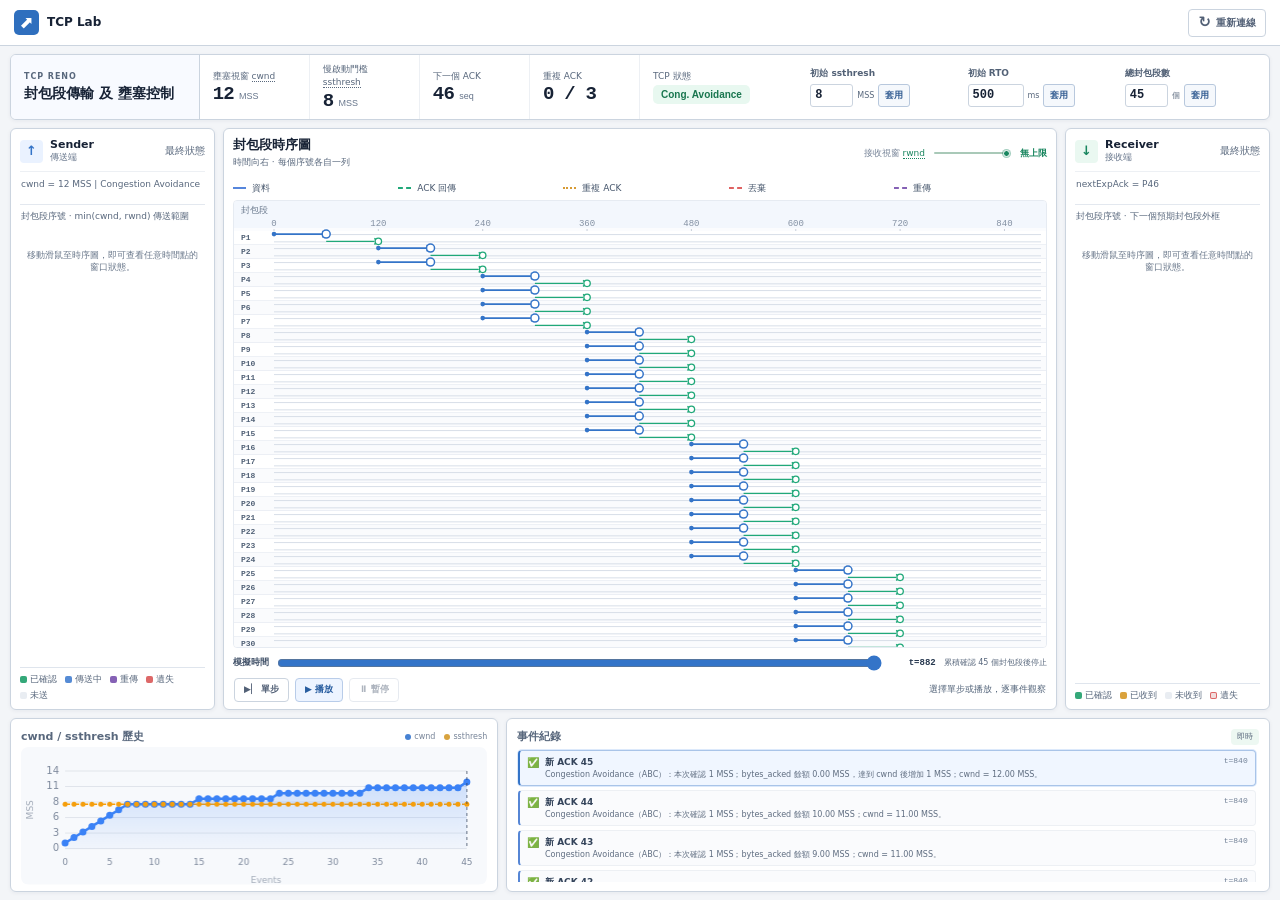
<file: Notes/TCP/index.html>
<!DOCTYPE html>
<html lang="zh-TW">
<head>
  <meta charset="UTF-8" />
  <meta name="viewport" content="width=device-width, initial-scale=1.0" />
  <meta name="theme-color" content="#f3f5f8" />
  <meta name="description" content="TCP 封包段傳輸及壅塞控制" />
  <title>TCP｜傳輸控制協定</title>
  <link rel="stylesheet" href="assets/css/style.css" />
</head>
<body class="connection-intro">
  <a class="skip-link" href="#main-content">跳至模擬內容</a>
  <header class="site-header">
    <a class="brand" href="#main-content" aria-label="TCP Lab 首頁"><span class="brand-mark" aria-hidden="true">⬈</span><strong>TCP Lab</strong></a>
    <div class="header-actions"><button id="btn-reset" class="btn btn-ghost" type="button"><span aria-hidden="true">↻</span> 重新連線</button></div>
  </header>
  <main class="dashboard" id="main-content">
    <section class="status-strip" aria-label="目前 TCP 狀態">
      <div class="sim-title"><span class="eyebrow">TCP RENO</span><strong>封包段傳輸 及 壅塞控制</strong></div>
      <div class="metric"><span>壅塞視窗 <abbr title="Congestion Window">cwnd</abbr></span><b><span id="disp-cwnd">1</span><small>MSS</small></b></div>
      <div class="metric"><span>慢啟動門檻 <abbr title="Slow Start Threshold">ssthresh</abbr></span><b><span id="disp-ssthresh">8</span><small>MSS</small></b></div>
      <div class="metric"><span>下一個 ACK</span><b><span id="disp-nextack">1</span><small>seq</small></b></div>
      <div class="metric"><span>重複 ACK</span><b><span id="disp-dupack">0 / 3</span></b></div>
      <div class="metric state-metric"><span>TCP 狀態</span><b><span class="state-badge slow-start" id="disp-state">Slow Start</span></b></div>
      <div class="metric initial-setting"><label for="initial-ssthresh">初始 ssthresh</label><div class="setting-inline"><input id="initial-ssthresh" name="initial-ssthresh" type="number" min="2" max="64" step="1" value="8" required inputmode="numeric" autocomplete="off" aria-label="初始慢啟動門檻，單位 MSS"><span>MSS</span><button id="btn-apply-ssthresh" type="button">套用</button></div></div>
      <div class="metric initial-setting"><label for="initial-rto">初始 RTO</label><div class="setting-inline"><input id="initial-rto" name="initial-rto" type="number" min="500" max="60000" step="100" value="500" required inputmode="numeric" autocomplete="off" aria-label="初始重傳逾時，單位毫秒，最小 500"><span>ms</span><button id="btn-apply-rto" type="button">套用</button></div></div>
      <div class="metric initial-setting"><label for="total-packets">總封包段數</label><div class="setting-inline"><input id="total-packets" name="total-packets" type="number" min="1" max="99" step="1" value="45" required inputmode="numeric" autocomplete="off" aria-label="總封包段數，1 至 99"><span>個</span><button id="btn-apply-packets" type="button">套用</button></div></div>
    </section>

    <section class="lab-grid" aria-label="封包段時序與即時傳輸快照">
      <section class="card wnd-panel wnd-sender" id="wnd-sender" aria-labelledby="sender-title">
        <div class="snapshot-head"><span class="endpoint-icon sender-icon" aria-hidden="true">↑</span><div><h2 id="sender-title">Sender</h2><small>傳送端</small></div><span class="wnd-time" id="wnd-sender-time">—</span></div>
        <div class="wnd-meta" id="wnd-sender-meta">移動游標查看狀態</div><div class="matrix-note">封包段序號 · min(cwnd, rwnd) 傳送範圍</div>
        <div class="wnd-list" id="wnd-sender-list"><div class="wnd-empty">移動游標至時序圖</div></div>
        <div class="mini-legend" aria-label="傳送端顏色圖例"><span><i class="swatch s-acked"></i>已確認</span><span><i class="swatch s-in-flight"></i>傳送中</span><span><i class="swatch s-retx-flight"></i>重傳</span><span><i class="swatch s-dropped"></i>遺失</span><span><i class="swatch s-not-sent"></i>未送</span></div>
      </section>

      <section class="card seq-card" aria-labelledby="diagram-title">
        <div class="diagram-top"><div class="diagram-top-head"><div><h1 id="diagram-title">封包段時序圖</h1><span class="diagram-subtitle">時間向右 · 每個序號各自一列</span></div><div class="rwnd-control" aria-label="接收視窗設定"><label for="rwnd-input"><span>接收視窗 </span><abbr title="Receiver Advertised Window">rwnd</abbr></label><input id="rwnd-input" type="range" min="1" max="49" step="1" value="49" aria-label="即時調整接收視窗 rwnd；最大有限值等於總封包段數，最右側為無上限"><output id="rwnd-value" for="rwnd-input">無上限</output></div></div><div class="seq-legend" aria-label="時序圖圖例"><span><i class="legend-line data-line"></i>資料</span><span><i class="legend-line ack-line"></i>ACK 回傳</span><span><i class="legend-line dup-ack-line"></i>重複 ACK</span><span><i class="legend-line drop-line"></i>丟棄</span><span><i class="legend-line retx-line"></i>重傳</span></div></div>
        <div class="seq-scroll" id="seq-scroll"><canvas id="seq-canvas" aria-label="TCP Reno 封包段傳輸時序圖。拖曳資料封包段端點調整抵達時間，右鍵可丟棄封包段。"></canvas></div>
        <div class="time-control"><label for="time-scrubber">模擬時間</label><input id="time-scrubber" name="simulation-time" type="range" min="0" max="10000" step="1" value="10000" aria-label="拖曳以檢視模擬時間"><output id="time-readout" for="time-scrubber">t=—</output><span class="time-hint" id="packet-limit-hint">累積確認後停止</span></div>
        <div class="event-controls" aria-label="事件動畫播放控制"><button id="event-step" class="btn" type="button">▶▏ 單步</button><button id="event-play" class="btn btn-primary" type="button">▶ 播放</button><button id="event-pause" class="btn" type="button" disabled>⏸ 暫停</button><span id="event-caption" aria-live="polite">選擇單步或播放，逐事件觀察</span></div>
      </section>

      <section class="card wnd-panel wnd-receiver" id="wnd-receiver" aria-labelledby="receiver-title">
        <div class="snapshot-head"><span class="endpoint-icon receiver-icon" aria-hidden="true">↓</span><div><h2 id="receiver-title">Receiver</h2><small>接收端</small></div><span class="wnd-time" id="wnd-receiver-time">—</span></div>
        <div class="wnd-meta" id="wnd-receiver-meta">移動游標查看狀態</div>
        <div class="matrix-note">封包段序號 · 下一個預期封包段外框</div>
        <div class="wnd-list" id="wnd-receiver-list"><div class="wnd-empty">移動游標至時序圖</div></div>
        <div class="mini-legend" aria-label="接收端顏色圖例"><span><i class="swatch r-acked"></i>已確認</span><span><i class="swatch r-arrived-ooo"></i>已收到</span><span><i class="swatch r-not-arrived"></i>未收到</span><span><i class="swatch r-dropped"></i>遺失</span></div>
      </section>
    </section>

    <section class="analysis-grid" aria-label="壅塞視窗圖表與事件紀錄">
      <section class="card chart-card" aria-labelledby="chart-title"><div class="analysis-heading"><h2 id="chart-title">cwnd / ssthresh 歷史</h2><div class="chart-legend"><span><i class="chart-dot cwnd-dot"></i>cwnd</span><span><i class="chart-dot threshold-dot"></i>ssthresh</span></div></div><canvas id="cwnd-chart" aria-label="cwnd 與 ssthresh 歷史圖表"></canvas></section>
      <section class="card log-card" aria-labelledby="log-title"><div class="analysis-heading"><h2 id="log-title">事件紀錄</h2><span class="log-live">即時</span></div><div class="event-log" id="event-log" aria-live="polite"></div></section>
    </section>
  </main>
  <section class="connection-scene" id="connection-scene" aria-label="TCP 連線動畫" aria-live="polite" hidden>
    <div class="connection-card">
      <div class="connection-heading"><span class="eyebrow">TCP CONNECTION</span><h1 id="connection-title">建立連線</h1><p id="connection-caption">用三次握手建立可靠連線</p></div>
      <div class="handshake-diagram">
        <div class="endpoint-label"><span class="endpoint-icon sender-icon" aria-hidden="true">↑</span><strong>Client</strong><small>用戶端</small></div>
        <div class="packet-lanes" id="packet-lanes"></div>
        <div class="endpoint-label"><span class="endpoint-icon receiver-icon" aria-hidden="true">↓</span><strong>Server</strong><small>伺服器</small></div>
      </div>
      <div class="connection-status"><span class="connection-dot"></span><span id="connection-status-text">準備連線</span></div>
      <button class="btn btn-primary" id="connection-skip" type="button">❯❯ 略過動畫</button>
    </div>
  </section>
  <div class="seq-tooltip" id="seq-tooltip" role="tooltip"></div><div class="explanation-toast" id="explanation-toast" aria-live="polite"></div>
  <script src="assets/js/tcp-reno.js"></script>
  <script src="assets/js/tcp-session.js"></script>
  <script src="assets/js/chart.js"></script>
  <script src="assets/js/ui.js"></script>
  <script src="assets/js/connection-animation.js"></script>
</body>
</html>
</file>
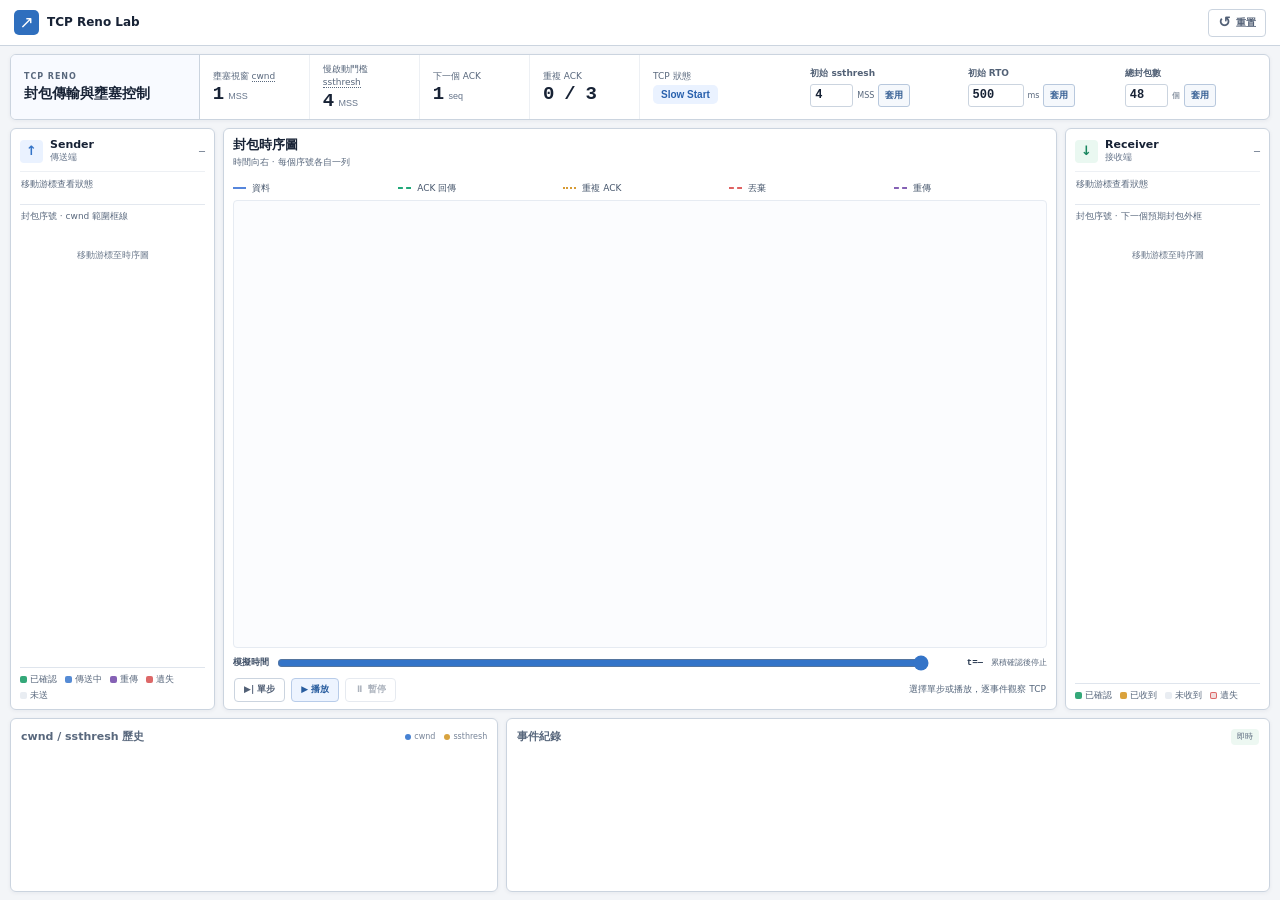
<file: Notes/TCP/tcp.html>
<!DOCTYPE html>
<html lang="zh-TW">
<head>
  <meta charset="UTF-8" />
  <meta name="viewport" content="width=device-width, initial-scale=1.0" />
  <meta name="theme-color" content="#f3f5f8" />
  <meta name="description" content="TCP Reno 封包傳輸與壅塞控制" />
  <title>TCP Reno Lab｜封包傳輸</title>
  <link rel="stylesheet" href="assets/css/style.css" />
</head>
<body>
  <a class="skip-link" href="#main-content">跳至模擬內容</a>
  <header class="site-header">
    <a class="brand" href="#main-content" aria-label="TCP Reno Lab 首頁"><span class="brand-mark" aria-hidden="true">↗</span><strong>TCP Reno Lab</strong></a>
    <div class="header-actions"><button id="btn-reset" class="btn btn-ghost" type="button"><span aria-hidden="true">↺</span> 重置</button></div>
  </header>
  <main class="dashboard" id="main-content">
    <section class="status-strip" aria-label="目前 TCP 狀態">
      <div class="sim-title"><span class="eyebrow">TCP RENO</span><strong>封包傳輸與壅塞控制</strong></div>
      <div class="metric"><span>壅塞視窗 <abbr title="Congestion Window">cwnd</abbr></span><b><span id="disp-cwnd">1</span><small>MSS</small></b></div>
      <div class="metric"><span>慢啟動門檻 <abbr title="Slow Start Threshold">ssthresh</abbr></span><b><span id="disp-ssthresh">4</span><small>MSS</small></b></div>
      <div class="metric"><span>下一個 ACK</span><b><span id="disp-nextack">1</span><small>seq</small></b></div>
      <div class="metric"><span>重複 ACK</span><b><span id="disp-dupack">0 / 3</span></b></div>
      <div class="metric state-metric"><span>TCP 狀態</span><b><span class="state-badge slow-start" id="disp-state">Slow Start</span></b></div>
      <div class="metric initial-setting"><label for="initial-ssthresh">初始 ssthresh</label><div class="setting-inline"><input id="initial-ssthresh" name="initial-ssthresh" type="number" min="2" max="64" step="1" value="4" required inputmode="numeric" autocomplete="off" aria-label="初始慢啟動門檻，單位 MSS"><span>MSS</span><button id="btn-apply-ssthresh" type="button">套用</button></div></div>
      <div class="metric initial-setting"><label for="initial-rto">初始 RTO</label><div class="setting-inline"><input id="initial-rto" name="initial-rto" type="number" min="500" max="60000" step="100" value="500" required inputmode="numeric" autocomplete="off" aria-label="初始重傳逾時，單位毫秒"><span>ms</span><button id="btn-apply-rto" type="button">套用</button></div></div>
      <div class="metric initial-setting"><label for="total-packets">總封包數</label><div class="setting-inline"><input id="total-packets" name="total-packets" type="number" min="1" max="500" step="1" value="48" required inputmode="numeric" autocomplete="off" aria-label="模擬總封包數，1 至 500"><span>個</span><button id="btn-apply-packets" type="button">套用</button></div></div>
    </section>

    <section class="lab-grid" aria-label="封包時序與即時傳輸快照">
      <section class="card wnd-panel wnd-sender" id="wnd-sender" aria-labelledby="sender-title">
        <div class="snapshot-head"><span class="endpoint-icon sender-icon" aria-hidden="true">↑</span><div><h2 id="sender-title">Sender</h2><small>傳送端</small></div><span class="wnd-time" id="wnd-sender-time">—</span></div>
        <div class="wnd-meta" id="wnd-sender-meta">移動游標查看狀態</div><div class="matrix-note">封包序號 · cwnd 範圍框線</div>
        <div class="wnd-list" id="wnd-sender-list"><div class="wnd-empty">移動游標至時序圖</div></div>
        <div class="mini-legend" aria-label="傳送端顏色圖例"><span><i class="swatch s-acked"></i>已確認</span><span><i class="swatch s-in-flight"></i>傳送中</span><span><i class="swatch s-retx-flight"></i>重傳</span><span><i class="swatch s-dropped"></i>遺失</span><span><i class="swatch s-not-sent"></i>未送</span></div>
      </section>

      <section class="card seq-card" aria-labelledby="diagram-title">
        <div class="diagram-top"><div><h1 id="diagram-title">封包時序圖</h1><span class="diagram-subtitle">時間向右 · 每個序號各自一列</span></div><div class="seq-legend" aria-label="時序圖圖例"><span><i class="legend-line data-line"></i>資料</span><span><i class="legend-line ack-line"></i>ACK 回傳</span><span><i class="legend-line dup-ack-line"></i>重複 ACK</span><span><i class="legend-line drop-line"></i>丟棄</span><span><i class="legend-line retx-line"></i>重傳</span></div></div>
        <div class="seq-scroll" id="seq-scroll"><canvas id="seq-canvas" aria-label="TCP Reno 封包傳輸時序圖。拖曳資料封包端點調整抵達時間，右鍵可丟棄封包。"></canvas></div>
        <div class="time-control"><label for="time-scrubber">模擬時間</label><input id="time-scrubber" name="simulation-time" type="range" min="0" max="10000" step="1" value="10000" aria-label="拖曳以檢視模擬時間"><output id="time-readout" for="time-scrubber">t=—</output><span class="time-hint" id="packet-limit-hint">累積確認後停止</span></div>
        <div class="event-controls" aria-label="事件動畫播放控制"><button id="event-step" class="btn" type="button">▶| 單步</button><button id="event-play" class="btn btn-primary" type="button">▶ 播放</button><button id="event-pause" class="btn" type="button" disabled>⏸ 暫停</button><span id="event-caption" aria-live="polite">選擇單步或播放，逐事件觀察 TCP</span></div>
      </section>

      <section class="card wnd-panel wnd-receiver" id="wnd-receiver" aria-labelledby="receiver-title">
        <div class="snapshot-head"><span class="endpoint-icon receiver-icon" aria-hidden="true">↓</span><div><h2 id="receiver-title">Receiver</h2><small>接收端</small></div><span class="wnd-time" id="wnd-receiver-time">—</span></div>
        <div class="wnd-meta" id="wnd-receiver-meta">移動游標查看狀態</div><div class="matrix-note">封包序號 · 下一個預期封包外框</div>
        <div class="wnd-list" id="wnd-receiver-list"><div class="wnd-empty">移動游標至時序圖</div></div>
        <div class="mini-legend" aria-label="接收端顏色圖例"><span><i class="swatch r-acked"></i>已確認</span><span><i class="swatch r-arrived-ooo"></i>已收到</span><span><i class="swatch r-not-arrived"></i>未收到</span><span><i class="swatch r-dropped"></i>遺失</span></div>
      </section>
    </section>

    <section class="analysis-grid" aria-label="壅塞視窗圖表與事件紀錄">
      <section class="card chart-card" aria-labelledby="chart-title"><div class="analysis-heading"><h2 id="chart-title">cwnd / ssthresh 歷史</h2><div class="chart-legend"><span><i class="chart-dot cwnd-dot"></i>cwnd</span><span><i class="chart-dot threshold-dot"></i>ssthresh</span></div></div><canvas id="cwnd-chart" aria-label="cwnd 與 ssthresh 歷史圖表"></canvas></section>
      <section class="card log-card" aria-labelledby="log-title"><div class="analysis-heading"><h2 id="log-title">事件紀錄</h2><span class="log-live">即時</span></div><div class="event-log" id="event-log" aria-live="polite"></div></section>
    </section>
  </main>
  <div class="seq-tooltip" id="seq-tooltip" role="tooltip"></div><div class="explanation-toast" id="explanation-toast" aria-live="polite"></div>
  <script src="assets/js/tcp-reno.js"></script>
  <script src="assets/js/tcp-session.js"></script>
  <script src="assets/js/chart.js"></script>
  <script src="assets/js/ui.js"></script>
</body>
</html>
</file>
<file: notes/lagacy/assets/css/style.css>
/* ============================================================
   手寫筆記電子化
   配色：Pearl Minimal (light)
     --bg        #f8f9fa
     --surface   #ffffff
     --primary   #0066cc
     --text      #212529
   字型：system-ui（JetBrains Mono 僅用於 mono 資訊）
   間距：4 / 8 / 12 / 16 / 24 / 32px scale
   圓角：max 10px
   陰影：max 0 2px 8px rgba(0,0,0,.08)
   動畫：150–200ms ease，僅 opacity / color / border-color
   ============================================================ */

@import url('https://fonts.googleapis.com/css2?family=JetBrains+Mono:wght@400;500&display=swap');

/* ── Custom Properties ── */
:root {
  --bg:       #f8f9fa;
  --surface:  #ffffff;
  --primary:  #0066cc;
  --text:     #212529;
  --text-2:   #495057;
  --text-3:   #868e96;
  --border:   #dee2e6;

  --shadow-sm: 0 1px 3px rgba(0,0,0,.06);
  --shadow-md: 0 2px 8px rgba(0,0,0,.08);

  --radius-sm: 6px;
  --radius-md: 10px;

  --t: 150ms ease;

  --nav-h:   56px;
  --gap:     clamp(3.5rem, 7vw, 6rem);
  --wrap:    1160px;
  --px:      clamp(1rem, 4vw, 2rem);
}

/* ── Reset ── */
*, *::before, *::after { box-sizing: border-box; margin: 0; padding: 0; }
html { scroll-behavior: smooth; }
body {
  font-family: system-ui, -apple-system, sans-serif;
  font-size: 1rem;
  line-height: 1.6;
  color: var(--text);
  background: var(--bg);
  overflow-x: hidden;
}
img  { display: block; max-width: 100%; }
a    { color: inherit; text-decoration: none; }
ul   { list-style: none; }
button { font-family: inherit; }

::selection { background: rgba(0,102,204,.15); }

.container {
  width: 100%;
  max-width: var(--wrap);
  margin-inline: auto;
  padding-inline: var(--px);
}

/* fade-in on scroll — opacity only, no transform */
.reveal { opacity: 0; transition: opacity 200ms ease; }
.reveal.in { opacity: 1; }

.stagger .reveal:nth-child(1) { transition-delay:   0ms; }
.stagger .reveal:nth-child(2) { transition-delay:  60ms; }
.stagger .reveal:nth-child(3) { transition-delay: 120ms; }
.stagger .reveal:nth-child(4) { transition-delay: 180ms; }
.stagger .reveal:nth-child(5) { transition-delay: 240ms; }
.stagger .reveal:nth-child(6) { transition-delay: 300ms; }

::-webkit-scrollbar       { width: 6px; }
::-webkit-scrollbar-track { background: var(--bg); }
::-webkit-scrollbar-thumb { background: #ccc; border-radius: 3px; }

/* ════════════════════════════════════
   NAV
   固定頂部，白色背景，1px 底線
════════════════════════════════════ */
.nav {
  position: fixed;
  inset-block-start: 0;
  inset-inline: 0;
  z-index: 100;
  height: var(--nav-h);
  background: var(--surface);
  border-bottom: 1px solid var(--border);
}

.nav__inner {
  height: 100%;
  display: flex;
  align-items: center;
  justify-content: space-between;
}

.nav__logo {
  display: flex;
  align-items: center;
  gap: 8px;
  font-size: .9375rem;
  font-weight: 600;
  color: var(--text);
}
.nav__logo-icon {
  width: 28px; height: 28px;
  background: var(--primary);
  border-radius: var(--radius-sm);
  display: grid;
  place-items: center;
  flex-shrink: 0;
}
.nav__logo-icon svg { width: 15px; height: 15px; }

.nav__links {
  display: flex;
  align-items: center;
  gap: 24px;
}
.nav__links a {
  font-size: .875rem;
  font-weight: 500;
  color: var(--text-2);
  transition: color var(--t);
}
.nav__links a:hover,
.nav__links a[aria-current] { color: var(--primary); }

.nav__gh {
  display: inline-flex;
  align-items: center;
  gap: 6px;
  padding: 6px 14px;
  background: var(--text);
  color: #fff !important;
  border-radius: var(--radius-sm);
  font-size: .8125rem;
  font-weight: 500;
  transition: background var(--t);
}
.nav__gh:hover { background: var(--primary); }
.nav__gh svg { width: 15px; height: 15px; }

.nav__toggle {
  display: none;
  flex-direction: column;
  gap: 5px;
  background: none;
  border: none;
  cursor: pointer;
  padding: 6px;
}
.nav__toggle span {
  display: block;
  width: 20px; height: 2px;
  background: var(--text);
  border-radius: 2px;
  transition: transform var(--t), opacity var(--t);
}
.nav__toggle[aria-expanded="true"] span:nth-child(1) { transform: translateY(7px) rotate(45deg); }
.nav__toggle[aria-expanded="true"] span:nth-child(2) { opacity: 0; }
.nav__toggle[aria-expanded="true"] span:nth-child(3) { transform: translateY(-7px) rotate(-45deg); }

/* ════════════════════════════════════
   HERO
   純白背景，兩欄，無裝飾
════════════════════════════════════ */
.hero {
  padding-block-start: calc(var(--nav-h) + clamp(2.5rem, 6vw, 4.5rem));
  padding-block-end: var(--gap);
  background: var(--surface);
  border-bottom: 1px solid var(--border);
}

.hero__inner {
  display: grid;
  grid-template-columns: 1fr 1fr;
  gap: clamp(2rem, 5vw, 4rem);
  align-items: center;
}

/* 文字欄 */
.hero__kicker {
  font-size: .8125rem;
  font-weight: 500;
  color: var(--text-3);
  margin-block-end: 12px;
  font-family: 'JetBrains Mono', monospace;
}

.hero__title {
  font-size: clamp(1.875rem, 4vw, 3rem);
  font-weight: 700;
  line-height: 1.18;
  letter-spacing: -.02em;
  color: var(--text);
  margin-block-end: 16px;
}
.hero__title em {
  font-style: normal;
  color: var(--primary);
}

.hero__desc {
  font-size: 1rem;
  color: var(--text-2);
  max-width: 46ch;
  margin-block-end: 24px;
  line-height: 1.65;
}

.hero__actions {
  display: flex;
  flex-wrap: wrap;
  gap: 8px;
  margin-block-end: 32px;
}

/* 按鈕：solid fill，6px 圓角，無 transform，無漸層 */
.btn-primary {
  display: inline-flex;
  align-items: center;
  gap: 8px;
  padding: 10px 20px;
  background: var(--primary);
  color: #fff;
  border-radius: var(--radius-sm);
  font-size: .9375rem;
  font-weight: 600;
  border: none;
  cursor: pointer;
  transition: background var(--t);
}
.btn-primary:hover { background: #0056b3; }
.btn-primary svg { width: 16px; height: 16px; }

.btn-ghost {
  display: inline-flex;
  align-items: center;
  gap: 8px;
  padding: 9px 18px;
  background: transparent;
  color: var(--text);
  border: 1px solid var(--border);
  border-radius: var(--radius-sm);
  font-size: .9375rem;
  font-weight: 500;
  cursor: pointer;
  transition: border-color var(--t), background var(--t);
}
.btn-ghost:hover {
  border-color: var(--primary);
  background: rgba(0,102,204,.05);
}
.btn-ghost svg { width: 16px; height: 16px; }

/* 統計 */
.hero__stats {
  display: flex;
  gap: 32px;
  padding-block-start: 24px;
  border-top: 1px solid var(--border);
}
.hero__stat-val {
  display: block;
  font-size: 1.75rem;
  font-weight: 700;
  color: var(--text);
  font-family: 'JetBrains Mono', monospace;
  line-height: 1.1;
}
.hero__stat-lbl {
  font-size: .8rem;
  color: var(--text-3);
  margin-block-start: 2px;
}

/* 圖片欄 */
.hero__visual { position: relative; }
.hero__img-wrap {
  border-radius: var(--radius-md);
  overflow: hidden;
  border: 1px solid var(--border);
  box-shadow: var(--shadow-md);
}
.hero__img-wrap img { width: 100%; display: block; }

/* badge：純色背景，無 backdrop-filter */
.hero__badge {
  position: absolute;
  inset-block-end: 12px;
  inset-inline-start: 12px;
  background: var(--surface);
  border: 1px solid var(--border);
  border-radius: var(--radius-sm);
  padding: 7px 11px;
  display: flex;
  align-items: center;
  gap: 8px;
  box-shadow: var(--shadow-sm);
}
.hero__badge-dot {
  width: 7px; height: 7px;
  border-radius: 50%;
  background: #2f9e44;
  flex-shrink: 0;
}
.hero__badge-txt {
  font-size: .8rem;
  font-weight: 500;
  color: var(--text);
}

/* ════════════════════════════════════
   SECTIONS 共用
════════════════════════════════════ */
.section { padding-block: var(--gap); }
.section--alt { background: var(--bg); }

.section__hd { margin-block-end: clamp(1.75rem, 4vw, 3rem); }
.section__title {
  font-size: clamp(1.375rem, 2.5vw, 2rem);
  font-weight: 700;
  line-height: 1.2;
  color: var(--text);
  margin-block-end: 8px;
}
.section__desc {
  font-size: .9375rem;
  color: var(--text-2);
  max-width: 54ch;
}

/* ════════════════════════════════════
   ABOUT
════════════════════════════════════ */
.about__pair {
  display: grid;
  grid-template-columns: 1fr 1fr;
  gap: clamp(2rem, 5vw, 4rem);
  align-items: start;
}
.about__pair + .about__pair {
  margin-block-start: clamp(2.5rem, 5vw, 4rem);
  padding-block-start: clamp(2.5rem, 5vw, 4rem);
  border-top: 1px solid var(--border);
}
/* flip: 文字欄在右邊，卡片在左邊 */
.about__pair--flip { direction: rtl; }
.about__pair--flip > * { direction: ltr; }

.about__label {
  font-size: .8125rem;
  font-weight: 600;
  color: var(--primary);
  margin-block-end: 6px;
}
.about__heading {
  font-size: clamp(1.2rem, 2vw, 1.625rem);
  font-weight: 700;
  line-height: 1.25;
  color: var(--text);
  margin-block-end: 12px;
}
.about__body {
  font-size: .9375rem;
  color: var(--text-2);
  line-height: 1.65;
  margin-block-end: 10px;
}
.about__list {
  display: flex;
  flex-direction: column;
  gap: 6px;
  margin-block-start: 4px;
}
.about__list li {
  display: flex;
  align-items: flex-start;
  gap: 8px;
  font-size: .9375rem;
  color: var(--text-2);
}
.about__chk {
  width: 15px; height: 15px;
  color: #2f9e44;
  flex-shrink: 0;
  margin-block-start: 4px;
}

/* 引言卡：solid bg，1px border，無漸層頂條 */
.about__card {
  background: var(--bg);
  border: 1px solid var(--border);
  border-radius: var(--radius-md);
  padding: clamp(1.25rem, 3vw, 2rem);
}
.about__quote {
  font-size: clamp(.9375rem, 1.5vw, 1.125rem);
  font-weight: 500;
  line-height: 1.7;
  color: var(--text);
  font-style: italic;
}
.about__quote strong {
  font-style: normal;
  color: var(--primary);
}

/* ════════════════════════════════════
   NOTES — 時期群組
════════════════════════════════════ */
.period-group {
  background: var(--surface);
  border: 1px solid var(--border);
  border-radius: var(--radius-md);
  padding: clamp(1.25rem, 2.5vw, 2rem);
  margin-block-end: 24px;
}
.period-group:last-child { margin-block-end: 0; }

.period-group__hd {
  display: flex;
  align-items: baseline;
  gap: 12px;
  padding-block-end: 16px;
  border-bottom: 1px solid var(--border);
  margin-block-end: 20px;
}
.period-group__range {
  font-size: 1.25rem;
  font-weight: 700;
  color: var(--text);
  font-family: 'JetBrains Mono', monospace;
}
.period-group__note {
  font-size: .8125rem;
  color: var(--text-3);
}
/* 佔位 spacer，取代舊的漸層橫線 */
.period-group__bar { flex: 1; }
.period-group__count {
  font-size: .75rem;
  color: var(--text-3);
  font-family: 'JetBrains Mono', monospace;
  flex-shrink: 0;
}

/* 年份子標題 */
.year-sub { margin-block-end: 12px; }
.year-sub__num {
  font-size: .8125rem;
  font-weight: 600;
  color: var(--primary);
  font-family: 'JetBrains Mono', monospace;
}

/* 筆記格線 */
.notes-grid {
  display: grid;
  grid-template-columns: repeat(auto-fill, minmax(230px, 1fr));
  gap: 12px;
  margin-block-end: 20px;
}
.notes-grid:last-child { margin-block-end: 0; }

/* 筆記卡片
   hover：只改 border-color，無 transform，無大陰影 */
.note-card {
  background: var(--surface);
  border: 1px solid var(--border);
  border-radius: var(--radius-md);
  overflow: hidden;
  cursor: pointer;
  display: flex;
  flex-direction: column;
  transition: border-color var(--t), box-shadow var(--t);
}
.note-card:hover {
  border-color: rgba(0,102,204,.35);
  box-shadow: var(--shadow-md);
}
.note-card:focus-visible {
  outline: 2px solid var(--primary);
  outline-offset: 2px;
}

.note-card__thumb {
  position: relative;
  aspect-ratio: 4 / 3;
  overflow: hidden;
  background: var(--bg);
}
.note-card__thumb img {
  width: 100%; height: 100%;
  object-fit: cover;
}

.note-card__subj {
  position: absolute;
  inset-block-start: 8px;
  inset-inline-start: 8px;
  font-size: .6875rem;
  font-weight: 500;
  border-radius: var(--radius-sm);
  padding: 2px 7px;
  font-family: 'JetBrains Mono', monospace;
}

.note-card__body {
  padding: 12px 14px;
  flex: 1;
  display: flex;
  flex-direction: column;
  gap: 4px;
}
.note-card__title {
  font-size: .9375rem;
  font-weight: 600;
  color: var(--text);
  line-height: 1.3;
}
.note-card__desc {
  font-size: .8125rem;
  color: var(--text-2);
  line-height: 1.55;
  flex: 1;
}

.note-card__foot {
  display: flex;
  align-items: center;
  justify-content: space-between;
  padding: 8px 14px;
  border-top: 1px solid var(--border);
}
.note-card__link {
  display: inline-flex;
  align-items: center;
  gap: 4px;
  font-size: .8125rem;
  font-weight: 500;
  color: var(--primary);
  transition: color var(--t);
}
.note-card__link:hover { color: #0056b3; }
.note-card__link svg { width: 13px; height: 13px; }
.note-card__fmt {
  font-size: .6875rem;
  color: var(--text-3);
  font-family: 'JetBrains Mono', monospace;
  background: var(--bg);
  padding: 2px 6px;
  border-radius: 4px;
}

/* 科目 chip */
.chip--math { background: rgba(0,102,204,.1);  color: #004099; }
.chip--bio  { background: rgba(47,158,68,.1);  color: #1a6b30; }
.chip--chm  { background: rgba(0,163,204,.1);  color: #005f75; }
.chip--sci  { background: rgba(102,16,242,.1); color: #4a0dab; }
.chip--geo  { background: rgba(224,139,0,.1);  color: #7a4a00; }
.chip--his  { background: rgba(201,42,42,.1);  color: #8b1a1a; }
.chip--civ  { background: rgba(47,158,68,.1);  color: #1a5a30; }
.chip--eng  { background: rgba(0,102,204,.1);  color: #003d80; }

/* ════════════════════════════════════
   METHOD 步驟卡片
════════════════════════════════════ */
.method__grid {
  display: grid;
  grid-template-columns: repeat(auto-fit, minmax(210px, 1fr));
  gap: 12px;
}
.method-card {
  background: var(--surface);
  border: 1px solid var(--border);
  border-radius: var(--radius-md);
  padding: 24px 20px;
  transition: border-color var(--t);
}
.method-card:hover { border-color: rgba(0,102,204,.3); }

.method-card__icon {
  width: 36px; height: 36px;
  border-radius: var(--radius-sm);
  display: grid;
  place-items: center;
  margin-block-end: 12px;
}
.method-card__icon svg { width: 18px; height: 18px; }
.method-card__title {
  font-size: .9375rem;
  font-weight: 600;
  color: var(--text);
  margin-block-end: 6px;
}
.method-card__text {
  font-size: .875rem;
  color: var(--text-2);
  line-height: 1.6;
}

/* ════════════════════════════════════
   FOOTER
════════════════════════════════════ */
.footer {
  background: #1c1f23;
  color: rgba(255,255,255,.6);
  padding-block: clamp(2.5rem, 5vw, 4rem);
  border-top: 1px solid rgba(255,255,255,.07);
}
.footer__inner {
  display: grid;
  grid-template-columns: 1fr auto;
  gap: 2rem;
  align-items: start;
}
.footer__brand {
  display: flex;
  align-items: center;
  gap: 8px;
  font-size: .9375rem;
  font-weight: 600;
  color: #fff;
  margin-block-end: 10px;
}
.footer__brand-icon {
  width: 26px; height: 26px;
  background: var(--primary);
  border-radius: var(--radius-sm);
  display: grid;
  place-items: center;
}
.footer__brand-icon svg { width: 14px; height: 14px; }
.footer__note {
  font-size: .875rem;
  color: rgba(255,255,255,.38);
  max-width: 36ch;
  line-height: 1.6;
}
.footer__copy {
  margin-block-start: 16px;
  font-size: .75rem;
  color: rgba(255,255,255,.22);
  font-family: 'JetBrains Mono', monospace;
}
.footer__links {
  display: flex;
  flex-direction: column;
  gap: 8px;
  align-items: flex-end;
}
.footer__link {
  display: inline-flex;
  align-items: center;
  gap: 7px;
  padding: 7px 13px;
  font-size: .875rem;
  font-weight: 500;
  color: rgba(255,255,255,.6);
  border: 1px solid rgba(255,255,255,.12);
  border-radius: var(--radius-sm);
  transition: background var(--t), color var(--t), border-color var(--t);
}
.footer__link:hover {
  background: rgba(255,255,255,.07);
  color: #fff;
  border-color: rgba(255,255,255,.24);
}
.footer__link svg { width: 15px; height: 15px; }

/* ════════════════════════════════════
   BACK TO TOP
════════════════════════════════════ */
.back-to-top {
  position: fixed;
  inset-block-end: 24px;
  inset-inline-end: 24px;
  z-index: 200;
  width: 36px; height: 36px;
  border-radius: var(--radius-sm);
  background: var(--text);
  color: #fff;
  border: none;
  cursor: pointer;
  display: grid;
  place-items: center;
  opacity: 0;
  transition: opacity var(--t), background var(--t);
  pointer-events: none;
}
.back-to-top.vis  { opacity: 1; pointer-events: auto; }
.back-to-top:hover { background: var(--primary); }
.back-to-top svg { width: 15px; height: 15px; }

/* ════════════════════════════════════
   RESPONSIVE
════════════════════════════════════ */
@media (max-width: 860px) {
  .hero__inner       { grid-template-columns: 1fr; }
  .hero__visual      { order: -1; }
  .about__pair       { grid-template-columns: 1fr; }
  .about__pair--flip { direction: ltr; }
  .footer__inner     { grid-template-columns: 1fr; }
  .footer__links     { align-items: flex-start; }
}
@media (max-width: 680px) {
  .nav__links { display: none; }
  .nav__toggle { display: flex; }
  .nav__links.open {
    display: flex;
    flex-direction: column;
    position: fixed;
    inset-block-start: var(--nav-h);
    inset-inline: 0;
    background: var(--surface);
    border-bottom: 1px solid var(--border);
    padding: 12px var(--px) 16px;
    gap: 2px;
    z-index: 99;
  }
  .nav__links.open a {
    padding-block: 10px;
    font-size: .9375rem;
  }
}
@media (max-width: 480px) {
  .hero__stats  { flex-wrap: wrap; gap: 16px; }
  .notes-grid   { grid-template-columns: 1fr; }
  .method__grid { grid-template-columns: 1fr; }
}
</file>
<file: Notes/lagacy/assets/css/style.css>
/* ============================================================
   Handwritten Notes Digitization — Main Stylesheet
   Style: Material Design AI-First (2026+)
   Font: Roboto (body), JetBrains Mono (meta/code)
   ============================================================ */

@import url('https://fonts.googleapis.com/css2?family=Roboto:wght@300;400;500;700&family=JetBrains+Mono:wght@400;500&display=swap');

/* ── Custom Properties ── */
:root {
  --clr-primary:   #4285F4;
  --clr-error:     #EA4335;
  --clr-warning:   #FBBC05;
  --clr-success:   #34A853;
  --clr-cyan:      #00BCD4;
  --clr-surface:   #FFFFFF;
  --clr-bg:        #F8F9FA;
  --clr-dark:      #3C4043;

  --clr-text-1:    #1F2124;
  --clr-text-2:    #5F6368;
  --clr-text-3:    #9AA0A6;
  --clr-border:    rgba(0,0,0,.08);

  --shadow-sm:  0 1px 4px rgba(0,0,0,.06);
  --shadow-md:  0 2px 12px rgba(0,0,0,.09);
  --shadow-lg:  0 8px 32px rgba(0,0,0,.13);
  --shadow-xl:  0 16px 48px rgba(0,0,0,.17);

  --r-sm: 8px;
  --r-md: 16px;
  --r-lg: 24px;

  --ease-out: cubic-bezier(0.22, 1, 0.36, 1);
  --t-fast: 180ms;
  --t-mid:  280ms;
  --t-slow: 420ms;

  --section-gap: clamp(4.5rem, 9vw, 8rem);
  --container:   1280px;
}

/* ── Reset ── */
*, *::before, *::after { box-sizing: border-box; margin: 0; padding: 0; }
html { scroll-behavior: smooth; }
body {
  font-family: 'Roboto', system-ui, sans-serif;
  font-size: 1rem; line-height: 1.65;
  color: var(--clr-text-1);
  background: var(--clr-surface);
  overflow-x: hidden;
}
img { display: block; max-width: 100%; }
a   { color: inherit; text-decoration: none; }
ul  { list-style: none; }
button { font-family: inherit; }

/* ── Utilities ── */
.container {
  width: 100%; max-width: var(--container);
  margin-inline: auto;
  padding-inline: clamp(1rem, 4vw, 2rem);
}

.reveal {
  opacity: 0;
  transform: translateY(18px);
  transition: opacity var(--t-slow) var(--ease-out),
              transform var(--t-slow) var(--ease-out);
}
.reveal.in {
  opacity: 1;
  transform: none;
}

/* stagger siblings */
.stagger .reveal:nth-child(1) { transition-delay:   0ms; }
.stagger .reveal:nth-child(2) { transition-delay:  80ms; }
.stagger .reveal:nth-child(3) { transition-delay: 160ms; }
.stagger .reveal:nth-child(4) { transition-delay: 240ms; }
.stagger .reveal:nth-child(5) { transition-delay: 320ms; }
.stagger .reveal:nth-child(6) { transition-delay: 400ms; }

::selection { background: rgba(66,133,244,.2); }

/* ── Scrollbar ── */
::-webkit-scrollbar              { width: 6px; }
::-webkit-scrollbar-track        { background: var(--clr-bg); }
::-webkit-scrollbar-thumb        { background: #ccc; border-radius: 3px; }
::-webkit-scrollbar-thumb:hover  { background: var(--clr-text-3); }

/* ════════════════════════════════════
   NAV
════════════════════════════════════ */
.nav {
  position: fixed; inset-block-start: 0; inset-inline: 0; z-index: 100;
  background: rgba(255,255,255,.88);
  backdrop-filter: blur(14px);
  -webkit-backdrop-filter: blur(14px);
  border-bottom: 1px solid transparent;
  transition: border-color var(--t-fast), box-shadow var(--t-fast);
}
.nav.scrolled {
  border-bottom-color: var(--clr-border);
  box-shadow: var(--shadow-md);
}

.nav__inner {
  display: flex; align-items: center;
  justify-content: space-between;
  height: 64px;
}

.nav__logo {
  display: flex; align-items: center; gap: 9px;
  font-weight: 700; font-size: 1.05rem;
  color: var(--clr-text-1);
}
.nav__logo-icon {
  width: 32px; height: 32px;
  background: var(--clr-primary); border-radius: var(--r-sm);
  display: grid; place-items: center; flex-shrink: 0;
}
.nav__logo-icon svg { width: 17px; height: 17px; }

.nav__links {
  display: flex; align-items: center; gap: 2rem;
}
.nav__links a {
  font-size: .9375rem; font-weight: 500;
  color: var(--clr-text-2);
  transition: color var(--t-fast);
  position: relative;
}
.nav__links a::after {
  content: '';
  position: absolute; inset-block-end: -4px; inset-inline: 0;
  height: 2px; background: var(--clr-primary);
  transform: scaleX(0); transform-origin: left;
  transition: transform var(--t-mid) var(--ease-out);
}
.nav__links a:hover,
.nav__links a[aria-current] { color: var(--clr-primary); }
.nav__links a:hover::after,
.nav__links a[aria-current]::after { transform: scaleX(1); }

.nav__gh {
  display: inline-flex; align-items: center; gap: 7px;
  padding: 8px 16px;
  background: var(--clr-dark); color: #fff !important;
  border-radius: var(--r-sm);
  font-size: .875rem; font-weight: 500;
  transition: background var(--t-fast), transform var(--t-fast), box-shadow var(--t-fast);
}
.nav__gh:hover {
  background: var(--clr-primary);
  color: #fff !important;
  transform: translateY(-1px);
  box-shadow: var(--shadow-md);
}
.nav__gh::after { display: none !important; }
.nav__gh svg { width: 16px; height: 16px; }

.nav__toggle {
  display: none; flex-direction: column; gap: 5px;
  background: none; border: none; cursor: pointer; padding: 6px;
}
.nav__toggle span {
  display: block; width: 22px; height: 2px;
  background: var(--clr-text-1); border-radius: 2px;
  transition: transform var(--t-fast), opacity var(--t-fast);
}
.nav__toggle[aria-expanded="true"] span:nth-child(1) { transform: translateY(7px) rotate(45deg); }
.nav__toggle[aria-expanded="true"] span:nth-child(2) { opacity: 0; }
.nav__toggle[aria-expanded="true"] span:nth-child(3) { transform: translateY(-7px) rotate(-45deg); }

/* ════════════════════════════════════
   HERO
════════════════════════════════════ */
.hero {
  min-height: 100dvh;
  display: flex; align-items: center;
  padding-block-start: 80px;
  padding-block-end: var(--section-gap);
  background: linear-gradient(140deg, #f0f4ff 0%, #eaf8ff 55%, #f0fff6 100%);
  position: relative; overflow: hidden;
}

/* decorative blobs */
.hero::before, .hero::after {
  content: ''; position: absolute;
  border-radius: 50%; filter: blur(90px);
  opacity: .3; pointer-events: none;
}
.hero::before {
  width: 520px; height: 520px;
  background: radial-gradient(circle, var(--clr-primary) 0%, transparent 70%);
  top: -120px; right: -100px;
}
.hero::after {
  width: 380px; height: 380px;
  background: radial-gradient(circle, var(--clr-cyan) 0%, transparent 70%);
  bottom: -60px; left: 8%;
}

.hero__inner {
  display: grid;
  grid-template-columns: 1fr 1fr;
  gap: clamp(2.5rem, 5vw, 5rem);
  align-items: center;
  position: relative; z-index: 1;
}

/* ── text side ── */
.hero__tag {
  display: inline-flex; align-items: center; gap: 7px;
  font-family: 'JetBrains Mono', monospace;
  font-size: .75rem; font-weight: 500; letter-spacing: .08em;
  color: var(--clr-primary);
  background: rgba(66,133,244,.1);
  border: 1px solid rgba(66,133,244,.22);
  border-radius: 999px; padding: 5px 14px;
  margin-block-end: 1.25rem;
}
.hero__tag-dot {
  width: 7px; height: 7px; border-radius: 50%;
  background: var(--clr-primary);
  animation: pulse-dot 2.2s ease-in-out infinite;
}
@keyframes pulse-dot {
  0%,100% { transform: scale(1); opacity: 1; }
  50%      { transform: scale(1.5); opacity: .55; }
}

.hero__title {
  font-size: clamp(2.4rem, 4.5vw, 3.75rem);
  font-weight: 700; line-height: 1.15;
  letter-spacing: -.025em;
  color: var(--clr-text-1);
  margin-block-end: 1.25rem;
}
.hero__title em {
  font-style: normal; color: var(--clr-primary);
  background: rgba(66,133,244,.08);
  border-radius: 6px; padding-inline: 6px;
}

.hero__desc {
  font-size: 1.1rem; color: var(--clr-text-2);
  max-width: 52ch; margin-block-end: 2rem;
}

.hero__actions {
  display: flex; flex-wrap: wrap; gap: 1rem;
  margin-block-end: 2.5rem;
}

.btn-primary {
  display: inline-flex; align-items: center; gap: 9px;
  padding: 12px 26px;
  background: var(--clr-primary); color: #fff;
  border-radius: var(--r-sm);
  font-weight: 600; font-size: .9375rem; border: none; cursor: pointer;
  transition: background var(--t-fast), box-shadow var(--t-fast), transform var(--t-fast);
}
.btn-primary:hover { background: #2a75f3; box-shadow: var(--shadow-lg); transform: translateY(-2px); }
.btn-primary:active { transform: translateY(-1px); }
.btn-primary svg { width: 18px; height: 18px; }

.btn-ghost {
  display: inline-flex; align-items: center; gap: 9px;
  padding: 11px 22px;
  background: transparent; color: var(--clr-text-1);
  border: 1.5px solid rgba(0,0,0,.16);
  border-radius: var(--r-sm);
  font-weight: 500; font-size: .9375rem; cursor: pointer;
  transition: border-color var(--t-fast), background var(--t-fast), transform var(--t-fast);
}
.btn-ghost:hover {
  border-color: var(--clr-primary);
  background: rgba(66,133,244,.06);
  transform: translateY(-1px);
}
.btn-ghost svg { width: 18px; height: 18px; }

/* stats */
.hero__stats {
  display: flex; gap: 2rem;
  padding-block-start: 1.5rem;
  border-top: 1px solid rgba(0,0,0,.08);
}
.hero__stat-val {
  display: block;
  font-family: 'JetBrains Mono', monospace;
  font-size: 1.75rem; font-weight: 700;
  color: var(--clr-text-1);
}
.hero__stat-lbl {
  font-size: .8125rem; color: var(--clr-text-3); font-weight: 500;
}

/* ── visual side ── */
.hero__visual { position: relative; }

.hero__img-wrap {
  border-radius: var(--r-lg);
  overflow: hidden;
  box-shadow: var(--shadow-xl);
}
.hero__img-wrap img {
  width: 100%; display: block;
  transition: transform 600ms var(--ease-out);
}
.hero__img-wrap:hover img { transform: scale(1.04); }

.hero__badge {
  position: absolute; inset-block-end: 20px; inset-inline-start: 20px;
  background: rgba(255,255,255,.92);
  backdrop-filter: blur(8px);
  border-radius: var(--r-sm);
  padding: 10px 14px;
  display: flex; align-items: center; gap: 10px;
  box-shadow: var(--shadow-md);
}
.hero__badge-dot {
  width: 10px; height: 10px; border-radius: 50%;
  background: var(--clr-success); flex-shrink: 0;
}
.hero__badge-txt { font-size: .8125rem; font-weight: 500; }

@keyframes float {
  0%,100% { transform: translateY(0); }
  50%      { transform: translateY(-9px); }
}

/* ════════════════════════════════════
   SECTION SHARED
════════════════════════════════════ */
.section { padding-block: var(--section-gap); }
.section--alt { background: var(--clr-bg); }

.section__hd { text-align: center; margin-block-end: clamp(2.5rem, 5vw, 4.5rem); }
.section__lbl {
  display: inline-block;
  font-family: 'JetBrains Mono', monospace;
  font-size: .75rem; font-weight: 500;
  letter-spacing: .12em; text-transform: uppercase;
  color: var(--clr-primary); margin-block-end: .75rem;
}
.section__title {
  font-size: clamp(1.75rem, 3vw, 2.5rem);
  font-weight: 700; line-height: 1.2;
  color: var(--clr-text-1); margin-block-end: .75rem;
}
.section__desc {
  font-size: 1.0625rem; color: var(--clr-text-2);
  max-width: 58ch; margin-inline: auto;
}

/* ════════════════════════════════════
   ABOUT
════════════════════════════════════ */
.about__pair {
  display: grid;
  grid-template-columns: 1fr 1fr;
  gap: clamp(2rem, 5vw, 5rem);
  align-items: center;
}
.about__pair + .about__pair { margin-block-start: var(--section-gap); }
.about__pair--flip { direction: rtl; }
.about__pair--flip > * { direction: ltr; }

.about__label {
  font-family: 'JetBrains Mono', monospace;
  font-size: .75rem; letter-spacing: .1em; text-transform: uppercase;
  color: var(--clr-primary); font-weight: 500;
  margin-block-end: .5rem;
}
.about__title {
  font-size: clamp(1.45rem, 2.2vw, 1.9rem);
  font-weight: 700; line-height: 1.25;
  margin-block-end: 1rem; color: var(--clr-text-1);
}
.about__body { color: var(--clr-text-2); margin-block-end: .9rem; }

.about__list { display: flex; flex-direction: column; gap: .55rem; }
.about__list li {
  display: flex; align-items: flex-start; gap: 9px;
  color: var(--clr-text-2); font-size: .9375rem;
}
.about__chk {
  width: 18px; height: 18px; margin-top: 3px;
  color: var(--clr-success); flex-shrink: 0;
}

.about__card {
  background: var(--clr-surface);
  border-radius: var(--r-lg);
  box-shadow: var(--shadow-lg);
  padding: clamp(1.75rem, 4vw, 2.75rem);
  border: 1px solid var(--clr-border);
  position: relative; overflow: hidden;
}
.about__card::before {
  content: '';
  position: absolute; inset-block-start: 0; inset-inline: 0;
  height: 4px;
  background: linear-gradient(90deg, var(--clr-primary), var(--clr-cyan));
}
.about__quote {
  font-size: clamp(1.05rem, 1.8vw, 1.3rem);
  font-weight: 500; line-height: 1.65;
  color: var(--clr-text-1); font-style: italic;
  margin-block-end: 1.25rem;
}
.about__quote strong {
  font-style: normal; color: var(--clr-primary);
  background: rgba(66,133,244,.09);
  border-radius: 4px; padding-inline: 4px;
}

/* ════════════════════════════════════
   NOTES — period groups (–2023 / –2026)
════════════════════════════════════ */
.period-group {
  margin-block-end: clamp(3.5rem, 7vw, 6rem);
  padding: clamp(1.75rem, 3vw, 2.5rem);
  background: var(--clr-surface);
  border-radius: var(--r-lg);
  border: 1px solid var(--clr-border);
  box-shadow: var(--shadow-sm);
}
.period-group:last-child { margin-block-end: 0; }

/* period header bar */
.period-group__hd {
  display: flex; align-items: center; gap: 1rem;
  margin-block-end: 1.75rem;
}
.period-group__label {
  display: flex; flex-direction: column; gap: 2px;
  flex-shrink: 0;
}
.period-group__range {
  font-family: 'JetBrains Mono', monospace;
  font-size: 1.75rem; font-weight: 700;
  color: var(--clr-text-1); line-height: 1;
}
.period-group__note {
  font-size: .8rem; color: var(--clr-text-3);
  font-weight: 500; letter-spacing: .04em;
}
.period-group__bar {
  flex: 1; height: 1px;
  background: linear-gradient(90deg, var(--clr-border), transparent);
}
.period-group__count {
  font-family: 'JetBrains Mono', monospace;
  font-size: .75rem; color: var(--clr-text-3);
  background: var(--clr-bg);
  border-radius: 999px; padding: 3px 12px; font-weight: 500;
  flex-shrink: 0;
}

/* year sub-headers inside a period */
.year-sub {
  display: flex; align-items: center; gap: .75rem;
  margin-block-end: 1rem;
}
.year-sub__num {
  font-family: 'JetBrains Mono', monospace;
  font-size: 1rem; font-weight: 500;
  color: var(--clr-primary);
  background: rgba(66,133,244,.08);
  border-radius: 999px;
  padding: 3px 14px;
}

/* note cards grid */
.notes-grid {
  display: grid;
  grid-template-columns: repeat(auto-fill, minmax(260px, 1fr));
  gap: 1.25rem;
}

.note-card {
  background: var(--clr-surface);
  border-radius: var(--r-md);
  border: 1px solid var(--clr-border);
  box-shadow: var(--shadow-sm);
  overflow: hidden;
  cursor: pointer;
  display: flex; flex-direction: column;
  transition: box-shadow var(--t-mid) var(--ease-out),
              transform var(--t-mid) var(--ease-out),
              border-color var(--t-mid);
}
.note-card:hover {
  box-shadow: var(--shadow-lg);
  transform: translateY(-4px);
  border-color: rgba(66,133,244,.22);
}
.note-card:focus-visible {
  outline: 2px solid var(--clr-primary);
  outline-offset: 2px;
}

/* thumbnail */
.note-card__thumb {
  position: relative;
  aspect-ratio: 4/3;
  overflow: hidden;
  background: var(--clr-bg);
}
.note-card__thumb img {
  width: 100%; height: 100%;
  object-fit: cover;
  transition: transform 500ms var(--ease-out);
}
.note-card:hover .note-card__thumb img { transform: scale(1.06); }

.note-card__subj {
  position: absolute; inset-block-start: 12px; inset-inline-start: 12px;
  font-family: 'JetBrains Mono', monospace;
  font-size: .65rem; font-weight: 500;
  letter-spacing: .06em; text-transform: uppercase;
  border-radius: 999px; padding: 3px 10px;
  backdrop-filter: blur(6px);
}

/* body */
.note-card__body {
  padding: 1.1rem 1.25rem;
  display: flex; flex-direction: column;
  gap: .5rem; flex: 1;
}
.note-card__title {
  font-size: 1rem; font-weight: 600; line-height: 1.3;
  color: var(--clr-text-1);
}
.note-card__desc {
  font-size: .875rem; color: var(--clr-text-2); line-height: 1.55;
  flex: 1;
}

/* footer */
.note-card__foot {
  display: flex; align-items: center;
  justify-content: space-between;
  padding: .75rem 1.25rem;
  border-top: 1px solid var(--clr-bg);
}
.note-card__link {
  display: inline-flex; align-items: center; gap: 5px;
  font-size: .875rem; font-weight: 500; color: var(--clr-primary);
  transition: gap var(--t-fast);
}
.note-card:hover .note-card__link { gap: 9px; }
.note-card__link svg { width: 14px; height: 14px; }
.note-card__fmt {
  font-family: 'JetBrains Mono', monospace;
  font-size: .65rem; color: var(--clr-text-3);
  background: var(--clr-bg); padding: 2px 8px;
  border-radius: 4px;
}

/* subject chip colors */
.chip--math { background: rgba(66,133,244,.15); color: #1a56db; }
.chip--bio  { background: rgba(52,168,83,.15);  color: #1a7431; }
.chip--chm  { background: rgba(0,188,212,.15);  color: #0e7490; }
.chip--sci  { background: rgba(139,92,246,.15); color: #5b21b6; }
.chip--geo  { background: rgba(251,188,5,.18);  color: #854d0e; }
.chip--his  { background: rgba(234,67,53,.13);  color: #991b1b; }
.chip--civ  { background: rgba(52,168,83,.15);  color: #065f46; }
.chip--eng  { background: rgba(66,133,244,.15); color: #1e40af; }

/* ════════════════════════════════════
   METHOD cards
════════════════════════════════════ */
.method__grid {
  display: grid;
  grid-template-columns: repeat(auto-fit, minmax(220px, 1fr));
  gap: 1.25rem;
}
.method-card {
  background: var(--clr-surface);
  border-radius: var(--r-md);
  border: 1px solid var(--clr-border);
  box-shadow: var(--shadow-sm);
  padding: 1.75rem 1.5rem;
  transition: box-shadow var(--t-mid), transform var(--t-mid);
}
.method-card:hover { box-shadow: var(--shadow-md); transform: translateY(-2px); }

.method-card__icon {
  width: 46px; height: 46px;
  border-radius: var(--r-sm);
  display: grid; place-items: center;
  margin-block-end: 1.1rem;
}
.method-card__icon svg { width: 23px; height: 23px; }
.method-card__title {
  font-size: 1rem; font-weight: 600;
  color: var(--clr-text-1); margin-block-end: .5rem;
}
.method-card__text {
  font-size: .9rem; color: var(--clr-text-2); line-height: 1.6;
}

/* ════════════════════════════════════
   FOOTER
════════════════════════════════════ */
.footer {
  background: var(--clr-dark); color: rgba(255,255,255,.7);
  padding-block: clamp(3rem, 6vw, 5rem);
}
.footer__inner {
  display: grid; grid-template-columns: 1fr auto;
  align-items: start; gap: 3rem;
}
.footer__brand {
  display: flex; align-items: center; gap: 9px;
  font-weight: 700; font-size: 1rem; color: #fff;
  margin-block-end: .75rem;
}
.footer__brand-icon {
  width: 28px; height: 28px;
  background: var(--clr-primary); border-radius: 6px;
  display: grid; place-items: center;
}
.footer__brand-icon svg { width: 15px; height: 15px; }
.footer__note {
  font-size: .875rem; color: rgba(255,255,255,.45);
  max-width: 38ch;
}
.footer__copy {
  margin-block-start: 1.25rem;
  font-size: .75rem; color: rgba(255,255,255,.3);
  font-family: 'JetBrains Mono', monospace;
}
.footer__links { display: flex; flex-direction: column; gap: .75rem; align-items: flex-end; }
.footer__link {
  display: inline-flex; align-items: center; gap: 8px;
  padding: 9px 16px;
  font-size: .875rem; font-weight: 500;
  color: rgba(255,255,255,.7);
  border: 1px solid rgba(255,255,255,.12);
  border-radius: var(--r-sm);
  transition: background var(--t-fast), color var(--t-fast), border-color var(--t-fast);
}
.footer__link:hover { background: rgba(255,255,255,.09); color: #fff; border-color: rgba(255,255,255,.28); }
.footer__link svg { width: 16px; height: 16px; }

hr.footer__div { border: none; border-top: 1px solid rgba(255,255,255,.07); margin-block: 2rem; }
.footer__bottom {
  display: flex; justify-content: space-between;
  align-items: center; flex-wrap: wrap; gap: 1rem;
  font-size: .8rem; color: rgba(255,255,255,.3);
  font-family: 'JetBrains Mono', monospace;
}

/* ════════════════════════════════════
   BACK TO TOP
════════════════════════════════════ */
.back-to-top {
  position: fixed; inset-block-end: 1.75rem; inset-inline-end: 1.75rem; z-index: 200;
  width: 44px; height: 44px; border-radius: 50%;
  background: var(--clr-primary); color: #fff;
  border: none; cursor: pointer;
  display: grid; place-items: center;
  box-shadow: var(--shadow-lg);
  opacity: 0;
  transform: translateY(12px) scale(.9);
  transition: opacity var(--t-mid), transform var(--t-mid), background var(--t-fast);
  pointer-events: none;
}
.back-to-top.vis {
  opacity: 1; transform: none; pointer-events: auto;
}
.back-to-top:hover { background: #2a75f3; }
.back-to-top svg { width: 18px; height: 18px; }

/* ════════════════════════════════════
   RESPONSIVE
════════════════════════════════════ */
@media (max-width: 900px) {
  .hero__inner { grid-template-columns: 1fr; }
  .hero__visual { order: -1; }
  .about__pair { grid-template-columns: 1fr; }
  .about__pair--flip { direction: ltr; }
  .footer__inner { grid-template-columns: 1fr; }
  .footer__links { align-items: flex-start; }
}
@media (max-width: 768px) {
  .nav__links { display: none; }
  .nav__toggle { display: flex; }
  .nav__links.open {
    display: flex; flex-direction: column;
    position: fixed; inset-block-start: 64px; inset-inline: 0;
    background: rgba(255,255,255,.97);
    backdrop-filter: blur(14px);
    border-bottom: 1px solid var(--clr-border);
    padding: 1.25rem 1.5rem;
    gap: .25rem; z-index: 99;
  }
  .nav__links.open a { padding-block: 10px; font-size: 1rem; }
}
@media (max-width: 480px) {
  .hero__stats { flex-wrap: wrap; gap: 1.25rem; }
  .notes-grid  { grid-template-columns: 1fr; }
  .method__grid { grid-template-columns: 1fr; }
}
</file>
<file: Notes/TCP/assets/css/style.css>
*,*::before,*::after{box-sizing:border-box;margin:0;padding:0}
:root{color-scheme:light;--page:#f3f5f8;--surface:#fff;--ink:#172235;--muted:#6c788a;--subtle:#94a0b1;--line:#dfe5ed;--blue:#3474c8;--green:#19865f;--amber:#a27622;--red:#c84f4f;--purple:#7855b8;--radius:10px;--shadow:0 1px 4px rgba(20,37,62,.06)}
html{font-size:14px;scroll-padding-top:60px}body{height:100vh;height:100dvh;min-height:600px;overflow:hidden;background:var(--page);color:var(--ink);font:400 12px/1.4 'Segoe UI',system-ui,sans-serif;-webkit-tap-highlight-color:transparent}button{font:inherit}button:focus-visible,a:focus-visible{outline:2px solid #78a5eb;outline-offset:2px}abbr{text-decoration:none;border-bottom:1px dotted currentColor}.skip-link{position:absolute;left:8px;top:-50px;background:#fff;color:var(--blue);padding:7px 10px;z-index:200}.skip-link:focus{top:7px}
.site-header{height:46px;display:flex;align-items:center;justify-content:space-between;padding:0 14px;background:#fff;border-bottom:1px solid var(--line)}.brand{display:flex;align-items:center;gap:8px;color:inherit;text-decoration:none}.brand-mark{width:25px;height:25px;display:grid;place-items:center;border-radius:7px;background:#2f6fbe;color:white;font-size:17px}.brand strong{font-size:12px}.brand-divider{height:16px;border-left:1px solid var(--line);margin:0 2px}.brand-subtitle{font-size:10px;color:var(--muted)}.header-actions{display:flex;align-items:center;gap:12px}.mode-pill{display:flex;align-items:center;gap:6px;color:#536279;font-size:10px}.live-dot{width:6px;height:6px;border-radius:50%;background:#25a474}.btn{height:28px;display:inline-flex;align-items:center;gap:5px;padding:0 9px;border:1px solid var(--line);border-radius:6px;background:#fff;color:#526076;font-size:10px;font-weight:600;cursor:pointer;transition:background-color .15s,border-color .15s}.btn:hover{background:#f6f8fb;border-color:#bdc9d9}.btn span{font-size:15px}
.dashboard{height:calc(100dvh - 46px);min-height:554px;padding:8px 10px;display:grid;grid-template-rows:66px minmax(360px,1fr) 174px;gap:8px}.card{min-width:0;background:var(--surface);border:1px solid var(--line);border-radius:var(--radius);box-shadow:var(--shadow)}.status-strip{display:grid;grid-template-columns:minmax(175px,1.3fr) repeat(4,minmax(100px,.8fr)) minmax(135px,1fr);align-items:stretch;background:#fff;border:1px solid var(--line);border-radius:var(--radius);box-shadow:var(--shadow);overflow:hidden}.sim-title,.metric{display:flex;flex-direction:column;justify-content:center;padding:7px 13px;min-width:0}.sim-title{background:#f8faff;border-right:1px solid var(--line)}.eyebrow{color:#8592a4;font-size:8px;font-weight:700;letter-spacing:.12em}.sim-title strong{font-size:14px;margin-top:2px}.metric{border-right:1px solid #edf0f4}.metric>span{font-size:9px;color:#778498}.metric b{display:flex;align-items:baseline;gap:5px;margin-top:3px;font:600 19px/1 'Consolas','Courier New',monospace;letter-spacing:-.04em}.metric b small{font:500 9px 'Segoe UI',sans-serif;color:#8793a4;letter-spacing:0}.metric.state-metric{border:0}.state-badge{display:inline-flex;padding:4px 8px;border-radius:5px;font:600 10px 'Segoe UI',sans-serif;letter-spacing:0}.state-badge.slow-start{background:#eaf2ff;color:#2860ad}.state-badge.cong-avoid{background:#e8f8f0;color:#19764f}.state-badge.fast-recovery{background:#fff4df;color:#986517}
.lab-grid{display:grid;grid-template-columns:minmax(168px,205px) minmax(440px,1fr) minmax(168px,205px);gap:8px;min-height:0}.wnd-panel{padding:9px 9px 7px;display:flex;flex-direction:column;overflow:hidden;min-height:0}.snapshot-head{display:flex;align-items:center;gap:7px;min-height:34px;padding-bottom:7px;border-bottom:1px solid #edf0f4}.endpoint-icon{width:23px;height:23px;display:grid;place-items:center;flex:none;border-radius:6px;font-size:13px;font-weight:700}.sender-icon{background:#eaf2ff;color:#3474c8}.receiver-icon{background:#eaf8f1;color:#19865f}.snapshot-head h2{font-size:11px;line-height:1.2}.snapshot-head small{display:block;color:#8a96a7;font-size:8px}.wnd-time{margin-left:auto;font:10px 'Consolas','Courier New',monospace;color:#718096;white-space:nowrap}.wnd-meta{min-height:33px;padding:6px 1px 5px;border-bottom:1px solid #f0f2f6;color:#718096;font-size:9px;line-height:1.45}.wnd-meta strong{color:#335d99}.matrix-note{padding:5px 1px 2px;color:#97a1af;font-size:8px}.wnd-list{flex:1;min-height:0;overflow:auto;display:grid;grid-template-columns:repeat(5,minmax(24px,1fr));grid-auto-rows:min-content;align-content:start;gap:4px;padding:4px 1px 6px}.wnd-empty{grid-column:1/-1;align-self:center;text-align:center;color:#9ba5b4;font-size:9px;padding:20px 3px}.wnd-row{position:relative;display:grid;place-items:center;min-width:0;aspect-ratio:1/1;border-radius:5px;background:#eef1f5;transition:filter .1s,transform .1s}.wnd-row:hover{filter:brightness(.96);transform:scale(1.04)}.wnd-seq{font:600 8px 'Consolas','Courier New',monospace;color:#344258}.wnd-block{display:none}.wnd-label{display:none}.wnd-tag{position:absolute;top:-3px;right:-3px;width:6px;height:6px;padding:0;overflow:hidden;border-radius:50%;font-size:0;background:#6b8fc5;color:transparent}.wnd-tag.tag-wnd{background:#355f9a}.wnd-row.in-window{outline:1.5px solid #4381d5;outline-offset:1px}.wnd-row.wnd-bracket-top{border-top:0}.wnd-row.wnd-bracket-bottom{border-bottom:0}.s-acked-row .wnd-seq,.r-acked-row .wnd-seq{color:#fff}.s-in-flight-row .wnd-seq,.s-retx-row .wnd-seq,.s-dropped-row .wnd-seq,.r-ooo-row .wnd-seq{color:#fff}.s-acked{background:#34a879}.s-in-flight{background:#558bd5}.s-retx-flight{background:#daa23c}.s-dropped{background:#dd6868}.s-not-sent{background:#e9edf2}.r-acked{background:#34a879}.r-arrived-ooo{background:#daa23c}.r-not-arrived{background:#e9edf2}.r-dropped{background:#f1dede;box-shadow:inset 0 0 0 1px #dd6868}.mini-legend{display:flex;flex-wrap:wrap;gap:4px 8px;padding-top:5px;border-top:1px solid #edf0f4;color:#778498;font-size:8px}.mini-legend span{display:flex;align-items:center;gap:3px}.swatch{width:7px;height:7px;border-radius:2px;display:inline-block}
.seq-card{display:flex;flex-direction:column;padding:8px 9px 6px;min-height:0}.diagram-top{display:flex;align-items:center;justify-content:space-between;gap:8px;min-height:29px}.diagram-top h1{font-size:13px;line-height:1.2}.diagram-subtitle{font-size:8px;color:#8491a3}.seq-legend{display:flex;align-items:center;min-height:25px;gap:0px;flex-wrap:wrap}.leg{display:inline-flex;align-items:center;gap:4px;font-size:8px;color:#69778b;white-space:nowrap}.legend-line{width:13px;height:0.1;border-top:2px solid #5686dc}.ack-line{border-color:#20a879;border-top-style:dashed}.dup-ack-line{border-color:#d79b35;border-top-style:dotted}.drop-line{border-color:#df6262;border-top-style:dashed}.retx-line{border-color:#8561b5;border-top-style:dashed}.interaction-guide{display:flex;gap:12px;align-items:center;;color:#738198;font-size:8px}.interaction-guide span:first-child{color:#426aab}.seq-scroll{flex:1;min-height:0;overflow-y:auto;overflow-x:hidden;border:1px solid #e6ebf2;border-radius:6px;background:#fbfcfe;position:relative;overscroll-behavior:contain}.seq-scroll::-webkit-scrollbar,.event-log::-webkit-scrollbar,.wnd-list::-webkit-scrollbar{width:5px}.seq-scroll::-webkit-scrollbar-thumb,.event-log::-webkit-scrollbar-thumb,.wnd-list::-webkit-scrollbar-thumb{background:#d1dbe8;border-radius:5px}#seq-canvas{display:block;cursor:crosshair;touch-action:pan-y}.diagram-caption{min-height:17px;padding-top:3px;color:#8c98a8;font-size:8px}
.analysis-grid{display:grid;grid-template-columns:minmax(320px,.78fr) minmax(0,1.22fr);gap:8px;min-height:0}.chart-card,.log-card{padding:8px 10px 6px;min-height:0;overflow:hidden}.analysis-heading{height:20px;display:flex;align-items:center;justify-content:space-between}.analysis-heading h2{font-size:11px}.chart-legend{display:flex;align-items:center;gap:9px;color:#778498;font-size:8px}.chart-legend span{display:flex;align-items:center;gap:3px}.chart-dot{width:6px;height:6px;border-radius:50%;background:#4782d3}.threshold-dot{background:#d8a33f}#cwnd-chart{display:block;width:100%;height:calc(100% - 20px)}.log-live{padding:2px 6px;border-radius:4px;background:#edf8f2;color:#278360;font-size:8px}.event-log{height:calc(100% - 23px);overflow-y:auto;display:flex;flex-direction:column;gap:4px;padding:3px 3px 1px 1px}.log-entry{display:flex;gap:6px;align-items:flex-start;padding:5px 7px;background:#fafbfd;border:1px solid #edf0f4;border-left:2px solid #b8c5d8;border-radius:5px;animation:slideIn .18s ease}.log-entry.log-normal,.log-entry.log-send{border-left-color:#5686d5}.log-entry.log-dup,.log-entry.log-retx{border-left-color:#d7a33f}.log-entry.log-loss,.log-entry.log-fastretx{border-left-color:#df6262}.log-entry.log-timeout{border-left-color:#9670cf}.log-entry.log-recovery{border-left-color:#24a477}.log-icon{font-size:10px;flex:none}.log-body{min-width:0;flex:1}.log-summary{font-size:9px;font-weight:700;color:#33435a}.log-detail{font-size:8px;line-height:1.3;color:#78869a;margin-top:1px}.log-delta{font:8px 'Consolas','Courier New',monospace;color:#8792a2;margin-top:2px}.log-delta .inc{color:#21815c;font-weight:600}.log-delta .dec{color:#cb5353;font-weight:600}.log-delta .same{color:#8994a4}
.seq-tooltip{position:fixed;pointer-events:none;z-index:300;max-width:260px;padding:7px 9px;border:1px solid #d7e2f3;border-radius:7px;background:#fff;color:#4a5d77;box-shadow:0 6px 20px #263e641c;font-size:9px;line-height:1.45;opacity:0;transition:opacity .12s}.seq-tooltip.visible{opacity:1}.seq-tooltip strong{color:#254d86}.explanation-toast{position:fixed;z-index:200;bottom:12px;left:50%;max-width:min(540px,calc(100vw - 24px));padding:8px 13px;border:1px solid #cbdaf1;border-radius:8px;background:#fff;color:#344966;box-shadow:0 6px 20px #233b601f;font-size:10px;text-align:center;opacity:0;transform:translate(-50%,8px);transition:opacity .18s,transform .18s;pointer-events:none}.explanation-toast.visible{opacity:1;transform:translate(-50%,0)}@keyframes slideIn{from{opacity:0;transform:translateY(2px)}to{opacity:1;transform:translateY(0)}}@media(prefers-reduced-motion:reduce){*,*::before,*::after{scroll-behavior:auto!important;animation-duration:.01ms!important;animation-iteration-count:1!important;transition-duration:.01ms!important}}
@media(max-height:690px) and (min-width:901px){.dashboard{grid-template-rows:58px minmax(315px,1fr) 145px;padding:6px 8px;gap:6px}.lab-grid{grid-template-columns:172px minmax(400px,1fr) 172px;gap:6px}.mini-legend{gap:3px 6px}.wnd-panel{padding:7px}}
@media(max-width:900px){body{height:auto;min-height:100vh;overflow:auto}.dashboard{height:auto;min-height:0;grid-template-rows:auto auto auto;gap:8px}.status-strip{grid-template-columns:repeat(3,1fr)}.sim-title{grid-column:span 3;min-height:45px}.metric{min-height:55px}.lab-grid{grid-template-columns:1fr 1fr;grid-template-rows:minmax(430px,62vh) auto}.seq-card{grid-column:1/-1;grid-row:1}.wnd-panel{min-height:250px}.analysis-grid{grid-template-columns:1fr 1fr;min-height:175px}.chart-card,.log-card{min-height:175px}}
@media(max-width:560px){.site-header{padding:0 9px}.brand-subtitle,.brand-divider,.mode-pill{display:none}.dashboard{padding:7px;gap:7px}.status-strip{grid-template-columns:repeat(2,1fr)}.sim-title{grid-column:span 2}.metric{min-height:49px;padding:5px 9px}.metric:nth-child(3),.metric:nth-child(5){border-right:0}.metric b{font-size:17px}.lab-grid{grid-template-columns:1fr;grid-template-rows:minmax(420px,58vh) auto auto}.seq-card{grid-column:auto;grid-row:1}.wnd-panel{min-height:210px}.wnd-list{grid-template-columns:repeat(8,minmax(24px,1fr))}.analysis-grid{grid-template-columns:1fr}.chart-card,.log-card{min-height:170px}.diagram-top{align-items:flex-start;flex-direction:column;gap:4px}.seq-legend{gap:7px}.interaction-guide{flex-wrap:wrap;gap:4px 10px}.mini-legend{gap:4px 10px}}
.s-acked-row,.r-acked-row{background:#34a879}.s-in-flight-row{background:#558bd5}.s-retx-row,.r-ooo-row{background:#daa23c}.s-dropped-row{background:#dd6868}.s-notsent-row{background:#e9edf2}.r-dropped-row{background:#f1dede;box-shadow:inset 0 0 0 1px #dd6868}.s-acked-row .wnd-seq,.r-acked-row .wnd-seq,.s-in-flight-row .wnd-seq,.s-retx-row .wnd-seq,.s-dropped-row .wnd-seq,.r-ooo-row .wnd-seq{color:#fff}.wnd-row.is-expected{box-shadow:inset 0 0 0 1.5px #c2933d}
:root{--line:#cbd4df;--muted:#56657a;--radius:6px}
.site-header .brand-mark{border-radius:5px}.btn,.seq-scroll{border-radius:4px}.endpoint-icon{border-radius:4px}.wnd-row{border-radius:3px}.log-entry,.seq-tooltip,.explanation-toast{border-radius:4px}.wnd-tag{border-radius:2px}
.eyebrow,.metric>span,.diagram-subtitle,.wnd-time,.wnd-meta,.matrix-note,.mini-legend,.leg,.analysis-heading h2,.diagram-caption,.log-live{color:#59687d}.metric b small,.snapshot-head small{color:#65748a}.wnd-meta{border-bottom-color:#e3e8ef}.mini-legend{border-top-color:#dfe5ed}.log-detail{color:#5f6d80}.wnd-empty{color:#69778a}.interaction-guide{color:#52637a}
#seq-canvas{cursor:url("data:image/svg+xml,%3Csvg xmlns='http://www.w3.org/2000/svg' width='13' height='13' viewBox='0 0 13 13'%3E%3Cpath d='M6.5 1v11M1 6.5h11' stroke='%23172435' stroke-width='1'/%3E%3Ccircle cx='6.5' cy='6.5' r='1' fill='%23172435'/%3E%3C/svg%3E") 6 6,crosshair}
.seq-scroll{overflow-x:auto}
.wnd-list{width:100%;min-width:0;overflow-x:hidden;grid-template-columns:repeat(5,minmax(0,1fr))}.wnd-row{width:100%;min-width:0}.matrix-note,.mini-legend{font-size:9px}.snapshot-head small{font-size:9px}.seq-legend .leg,.interaction-guide,.diagram-caption,.diagram-subtitle{font-size:9px}
.log-entry.is-current{background:#f0f6ff;border-color:#a9c4e8;border-left-color:#3474c8;box-shadow:0 0 0 1px #dce9fb}.event-time{float:right;margin-left:8px;color:#718096;font:8px 'Consolas','Courier New',monospace;font-weight:500}
.log-entry[hidden]{display:none}
.status-strip{grid-template-columns:minmax(160px,1.2fr) repeat(4,minmax(90px,.7fr)) minmax(125px,1fr) repeat(3,minmax(130px,1fr))}.initial-setting{border:0;align-items:flex-start}.initial-setting label{font-size:9px;font-weight:600;color:#526176}.setting-inline{display:flex;align-items:center;gap:4px;margin-top:4px}.setting-inline input{width:43px;min-width:0;height:23px;padding:1px 4px;border:1px solid #cbd4df;border-radius:3px;background:#fff;color:#172235;font:600 12px 'Consolas','Courier New',monospace}.setting-inline input:focus-visible{outline:2px solid #78a5eb;outline-offset:1px}.setting-inline>span{font-size:8px;color:#59687d}.setting-inline button{height:23px;padding:0 6px;border:1px solid #b8c8dd;border-radius:3px;background:#f5f8fc;color:#315b91;font-size:9px;font-weight:600;cursor:pointer}.setting-inline button:hover{background:#eaf2ff;border-color:#8eacd2}
@media(max-width:900px){.status-strip{grid-template-columns:repeat(3,minmax(0,1fr))}.sim-title{grid-column:span 3}}
@media(max-width:560px){.status-strip{grid-template-columns:repeat(2,minmax(0,1fr))}.sim-title{grid-column:span 2}}
.time-control{display:grid;grid-template-columns:auto minmax(60px,1fr) auto auto;align-items:center;gap:8px;min-height:25px;padding-top:4px;color:#43536a;font-size:9px}.time-control label{font-weight:600;white-space:nowrap}.time-control input[type=range]{width:100%;height:16px;margin:0;accent-color:#3474c8;cursor:pointer;touch-action:pan-y}.time-control input[type=range]:focus-visible{outline:2px solid #78a5eb;outline-offset:2px;border-radius:3px}.time-control output{min-width:46px;text-align:right;color:#27384f;font:600 9px 'Consolas','Courier New',monospace}.time-hint{color:#59687d;white-space:nowrap;font-size:8px}
@media(max-width:560px){.time-control{grid-template-columns:auto minmax(40px,1fr) auto;gap:6px}.time-hint{grid-column:1/-1;justify-self:end}}
.setting-inline input[name="initial-rto"]{width:56px}
.rwnd-control{display:grid;grid-template-columns:1fr auto;align-items:center;gap:3px 7px;padding:5px 1px;border-bottom:1px solid #f0f2f6;color:#526176;font-size:9px;font-weight:600}.rwnd-control input{grid-column:1/-1;width:100%;height:14px;margin:0;accent-color:#19865f;cursor:pointer}.rwnd-control output{color:#19865f;font:600 9px 'Consolas','Courier New',monospace}.rwnd-control abbr{color:#19865f}
.diagram-top-head{display:flex;align-items:center;justify-content:space-between;gap:12px}.diagram-top-head>div:first-child{min-width:0}.diagram-top .rwnd-control{width:220px;flex:none;grid-template-columns:auto minmax(72px,1fr) auto;gap:8px;align-items:center;padding:0;border:0;color:#586a7f;font-size:9px;font-weight:600}.diagram-top .rwnd-control input{grid-column:auto;width:100%;height:12px;accent-color:#19865f}.diagram-top .rwnd-control output{min-width:48px;color:#19865f;font:600 9px 'Segoe UI',sans-serif;text-align:right}.diagram-top .rwnd-control input::-webkit-slider-runnable-track{height:3px;border-radius:3px}.diagram-top .rwnd-control input::-moz-range-track{height:3px;border-radius:3px}.diagram-top .rwnd-control input::-webkit-slider-thumb{width:10px;height:10px;margin-top:-3.5px}.diagram-top .rwnd-control input::-moz-range-thumb{width:9px;height:9px;border:0}
@media(max-width:560px){.diagram-top-head{align-items:flex-start;gap:6px}.diagram-top .rwnd-control{width:194px;grid-template-columns:auto minmax(58px,1fr) auto;gap:5px;font-size:8px}.diagram-top .rwnd-control output{min-width:44px;font-size:8px}}
.diagram-top-head{align-items:center}.diagram-top .rwnd-control{grid-template-columns:34px minmax(72px,1fr) 58px;gap:7px;min-height:20px}.diagram-top .rwnd-control label,.diagram-top .rwnd-control output{display:block;align-self:center;line-height:1;white-space:nowrap}.diagram-top .rwnd-control label{text-align:right}.diagram-top .rwnd-control input[type="range"]{-webkit-appearance:none;appearance:none;display:block;align-self:center;width:100%;height:14px;margin:0;padding:0;background:transparent;cursor:pointer;accent-color:#19865f}.diagram-top .rwnd-control input[type="range"]::-webkit-slider-runnable-track{height:2px;border:0;border-radius:2px;background:#a9c9b8}.diagram-top .rwnd-control input[type="range"]::-webkit-slider-thumb{-webkit-appearance:none;width:7px;height:7px;margin-top:-2.5px;border:1px solid #fff;border-radius:50%;background:#19865f;box-shadow:0 0 0 1px #19865f66}.diagram-top .rwnd-control input[type="range"]::-moz-range-track{height:2px;border:0;border-radius:2px;background:#a9c9b8}.diagram-top .rwnd-control input[type="range"]::-moz-range-progress{height:2px;border-radius:2px;background:#19865f}.diagram-top .rwnd-control input[type="range"]::-moz-range-thumb{width:6px;height:6px;border:1px solid #fff;border-radius:50%;background:#19865f;box-shadow:0 0 0 1px #19865f66}
.diagram-top .rwnd-control{width:max-content;justify-self:end;grid-template-columns:max-content 76px 34px;justify-content:end;gap:3px}.diagram-top .rwnd-control label{padding-right:6px;font-size:9px;font-weight:400;color:#778498;text-align:left}.diagram-top .rwnd-control input[type="range"]{width:76px}.diagram-top .rwnd-control output{width:34px;min-width:34px;text-align:right}
@media(max-width:560px){.diagram-top .rwnd-control{grid-template-columns:max-content 58px 34px}.diagram-top .rwnd-control input[type="range"]{width:58px}}

.event-controls{display:flex;align-items:center;gap:6px;min-height:30px;padding:3px 1px 0}.event-controls .btn{height:24px;font-size:9px}.event-controls .btn-primary{background:#edf4ff;border-color:#b8cce9;color:#285d9f}.event-controls button:disabled{opacity:.48;cursor:default}.event-controls span{margin-left:auto;overflow:hidden;color:#53647a;font-size:9px;text-overflow:ellipsis;white-space:nowrap}

/* Subtle motion reinforces the live simulation without competing with the diagram. */
.status-strip,.lab-grid>.card,.analysis-grid>.card{animation:panelEnter .38s cubic-bezier(.2,.75,.25,1) both}
.lab-grid>.card:nth-child(2){animation-delay:.04s}
.lab-grid>.card:nth-child(3){animation-delay:.08s}
.analysis-grid>.card:first-child{animation-delay:.1s}
.analysis-grid>.card:last-child{animation-delay:.14s}
.metric b>span{display:inline-block;transform-origin:center;transition:color .18s ease}
.metric b>span.changed{animation:valuePulse .48s cubic-bezier(.2,.75,.25,1)}
.state-badge{transition:background-color .2s ease,color .2s ease;animation:badgeIn .24s ease both}
.wnd-row{transition:filter .12s ease,transform .12s ease,box-shadow .12s ease}
.endpoint-icon{transition:transform .18s ease,box-shadow .18s ease}
.wnd-panel:hover .endpoint-icon{transform:translateY(-1px);box-shadow:0 2px 7px rgba(35,66,108,.12)}
.diagram-top{display:flex;flex-direction:column;align-items:stretch;justify-content:center;gap:6px;min-height:48px}.diagram-top>div:first-child{min-width:0}.seq-legend{display:grid;width:100%;min-width:0;grid-template-columns:repeat(auto-fit,minmax(105px,1fr));align-items:center;gap:6px 12px}.seq-legend>span{display:inline-flex;align-items:center;gap:6px;color:#46566c;font-size:9px;white-space:nowrap}.interaction-guide{flex-wrap:wrap;justify-content:space-between;gap:4px 16px}.interaction-guide span{white-space:nowrap}
.seq-scroll{scrollbar-width:thin;scrollbar-color:#d1dbe8 transparent}.seq-scroll::-webkit-scrollbar{height:5px}
@keyframes panelEnter{from{opacity:0;transform:translateY(6px)}to{opacity:1;transform:translateY(0)}}
@keyframes valuePulse{0%{transform:scale(1);color:inherit}38%{transform:scale(1.2);color:var(--blue)}100%{transform:scale(1);color:inherit}}
@keyframes badgeIn{from{opacity:.55;transform:translateY(2px)}to{opacity:1;transform:translateY(0)}}
.s-retx-flight,.s-retx-row{background:#8561b5}.log-entry.log-retx{border-left-color:#8561b5}

/* Full-screen TCP connection animation */
.connection-scene{position:fixed;inset:0;z-index:500;display:grid;place-items:center;padding:0;background:#f3f6fa;opacity:1;transition:opacity .35s ease}
.connection-scene[hidden]{display:none}.connection-scene.leaving{opacity:0;pointer-events:none}
.connection-card{width:100%;height:100%;min-height:100dvh;padding:clamp(24px,5vh,64px) clamp(20px,7vw,120px);display:flex;flex-direction:column;justify-content:center;background:#f3f6fa}
.connection-heading{text-align:center}.connection-heading h1{font-size:clamp(32px,5vw,64px);margin:10px 0}.connection-heading p{font-size:clamp(14px,1.5vw,19px);color:#718096}
.handshake-diagram{flex:1;min-height:360px;max-height:65vh;display:grid;grid-template-columns:minmax(100px,160px) minmax(0,1fr) minmax(100px,160px);align-items:stretch;gap:clamp(14px,3vw,48px);margin:clamp(28px,5vh,64px) auto;width:min(1320px,100%)}
.endpoint-label{display:flex;flex-direction:column;align-items:center;justify-content:center;gap:8px;color:#34435a}.endpoint-label .endpoint-icon{width:clamp(54px,7vw,84px);height:clamp(54px,7vw,84px);font-size:clamp(25px,4vw,44px);border-radius:20px}.endpoint-label strong{font-size:clamp(17px,2vw,24px)}.endpoint-label small{font-size:clamp(12px,1.2vw,16px)}
.packet-lanes{position:relative;display:flex;flex-direction:column;justify-content:center;gap:clamp(13px,2vh,22px);padding:28px 0}
.time-axis{position:absolute;top:0;left:0;right:0;display:flex;align-items:center;gap:8px;color:#8995a5;font-size:clamp(12px,1.2vw,16px)}.time-axis i{height:1px;flex:1;background:#cfd8e4}
.packet-lane{height:clamp(30px,4vh,46px);position:relative;display:flex;align-items:center;background:linear-gradient(164deg,transparent 49.5%,#d7e0eb 49.7%,#d7e0eb 50.3%,transparent 50.5%) center/100% 100% no-repeat;--start:2%;--end:98%}
.packet-lane.reverse{--start:98%;--end:2%}
.packet-lane.syn{--packet-color:#3474c8}.packet-lane.synack{--packet-color:#3474c8}.packet-lane.ack{--packet-color:#19865f}.packet-lane.fin{--packet-color:#d28a31}.packet-lane.finack{--packet-color:#c85c5c}
.packet-lane .packet-label{position:absolute;z-index:2;left:var(--start);top:0;transform:translate(-50%,-50%);padding:clamp(8px,1.2vh,14px) clamp(14px,2vw,24px);border:2px solid var(--packet-color);border-radius:10px;background:#fff;color:var(--packet-color);font-size:clamp(13px,1.6vw,20px);font-weight:700;white-space:nowrap;box-shadow:0 8px 22px #233b6018;opacity:0;animation:packet-travel .62s cubic-bezier(.2,.7,.25,1) var(--delay) both}
.packet-lane.reverse .packet-label{animation-name:packet-return}
.packet-lane .lane-tip{position:absolute;left:var(--end);top:50%;width:0;height:0;border-top:8px solid transparent;border-bottom:8px solid transparent;border-left:12px solid var(--packet-color);transform:translate(-50%,-50%);opacity:0;animation:tip-in .12s ease calc(var(--delay) + .55s) both}
.packet-lane.reverse .lane-tip{border-left:0;border-right:12px solid var(--packet-color)}
.packet-lane .packet-label:after{content:'';position:absolute;left:0;right:0;bottom:-8px;height:2px;background:var(--packet-color);opacity:.45}
.connection-status{display:flex;align-items:center;justify-content:center;gap:9px;min-height:34px;color:#536279;font-size:clamp(13px,1.3vw,17px)}.connection-dot{width:10px;height:10px;border-radius:50%;background:#e3a640;animation:pulse 1.1s infinite}.connection-scene.complete .connection-dot{background:#26a271;animation:none}
#connection-skip{height:40px;padding:0 18px;margin:14px auto 0;background:#3474c8;border-color:#3474c8;color:#fff;font-size:13px}
@keyframes packet-travel{0%{left:var(--start);top:0;opacity:0}10%{opacity:1}90%{opacity:1}100%{left:var(--end);top:100%;opacity:0}}
@keyframes packet-return{0%{left:var(--start);top:100%;opacity:0}10%{opacity:1}90%{opacity:1}100%{left:var(--end);top:0;opacity:0}}
@keyframes tip-in{to{opacity:1}}@keyframes pulse{50%{box-shadow:0 0 0 6px #e3a64018}}
@media(max-width:560px){.connection-card{padding:22px 10px}.handshake-diagram{min-height:330px;max-height:58vh;grid-template-columns:52px minmax(0,1fr) 52px;gap:5px;margin:22px auto}.endpoint-label .endpoint-icon{width:42px;height:42px;font-size:22px;border-radius:12px}.endpoint-label strong{font-size:13px}.endpoint-label small{font-size:10px}.packet-lanes{gap:12px}.packet-lane .packet-label{font-size:11px;padding:7px 8px}}
@media(prefers-reduced-motion:reduce){.packet-lane .packet-label,.packet-lane .lane-tip{animation-duration:.01ms!important;animation-delay:0ms!important}}


/* Vertical TCP sequence diagram: endpoints stay fixed, time flows down. */
.connection-card{padding:clamp(20px,4vh,48px) clamp(18px,5vw,72px)}
.handshake-diagram{display:flex;position:relative;flex:1;width:min(1100px,100%);min-height:390px;max-height:min(68vh,620px);margin:clamp(18px,3vh,38px) auto}
.endpoint-label{display:none}
.packet-lanes{display:block;width:100%;height:100%;padding:0;overflow:visible}
.connection-diagram-svg{display:block;width:100%;height:100%;overflow:visible}
.endpoint-life{stroke:#cbd5e2;stroke-width:2;stroke-dasharray:5 7}
.time-line{stroke:#8998ac;stroke-width:2;opacity:.85}
.endpoint-name,.time-name{font:700 18px 'Segoe UI',system-ui,sans-serif;letter-spacing:.12em;fill:#738198}
.time-name{font-size:14px;fill:#8793a4}
.packet-arrow{stroke:#3474c8;stroke-width:4;stroke-linecap:round;opacity:.56;transition:opacity .16s ease,stroke-width .16s ease}
.packet-arrow{opacity:.9;stroke-width:5}
.packet-arrow-tip{fill:#3474c8}
.packet-step.synack .packet-arrow{stroke:#3474c8}.packet-step.synack .packet-arrow-tip{fill:#3474c8}
.packet-step.ack .packet-arrow{stroke:#19865f}.packet-step.ack .packet-arrow-tip{fill:#19865f}
.packet-step.fin .packet-arrow{stroke:#d28a31}.packet-step.fin .packet-arrow-tip{fill:#d28a31}
.packet-step.finack .packet-arrow{stroke:#c85c5c}.packet-step.finack .packet-arrow-tip{fill:#c85c5c}
.packet-label-box{fill:#fff;stroke:#d6dfeb;stroke-width:1.5;filter:drop-shadow(0 3px 5px #243b5b14)}
.packet-label-text{font:700 16px 'Segoe UI',system-ui,sans-serif;fill:#42536b}
.packet-step.is-active .packet-arrow{stroke-width:6;opacity:1}
.packet-step.is-active .packet-label-box{stroke:#3474c8;stroke-width:2}
.packet-step.synack.is-active .packet-label-box{stroke:#19865f}.packet-step.ack.is-active .packet-label-box{stroke:#7855b8}.packet-step.fin.is-active .packet-label-box{stroke:#d28a31}.packet-step.finack.is-active .packet-label-box{stroke:#c85c5c}
.connection-status{margin-top:clamp(10px,2vh,20px)}
@media(max-width:560px){.connection-card{padding:18px 9px}.handshake-diagram{min-height:350px;max-height:62vh;margin:14px auto}.endpoint-name{font-size:24px}.packet-arrow{stroke-width:5}.packet-label-text{font-size:24px}.connection-heading h1{font-size:clamp(30px,9vw,44px)}}
@media(prefers-reduced-motion:reduce){.packet-arrow,.packet-label-box{transition:none!important}}


/* Polished sequence diagram refinements */
.connection-scene{background:radial-gradient(ellipse at 50% 48%,#fff 0%,#f5f8fc 58%,#edf2f8 100%)}
.connection-card{position:relative;max-width:1600px;margin:auto;padding:clamp(22px,4vh,50px) clamp(24px,7vw,112px)}
.connection-heading{position:relative;z-index:1}
.connection-heading .eyebrow{display:inline-flex;align-items:center;gap:8px;padding:6px 11px;border:1px solid #dce6f3;border-radius:999px;background:#fff;color:#69809c;font-size:10px;letter-spacing:.16em}
.connection-heading h1{color:#1e2d43;letter-spacing:-.035em}
.connection-heading p{color:#74839a}
.handshake-diagram{transition:opacity .22s ease,transform .22s ease}
.phase-switch .handshake-diagram{opacity:0;transform:translateY(8px) scale(.99)}
.packet-lanes{isolation:isolate}
.connection-diagram-svg{overflow:visible}
.endpoint-life{stroke:#c8d4e2;stroke-width:2.5;stroke-dasharray:none;opacity:.85}
.endpoint-name{font-size:17px;letter-spacing:.14em;fill:#7889a0}
.packet-arrow{stroke-width:5;opacity:.7;filter:drop-shadow(0 2px 2px #273c5a18)}
.packet-label-box{stroke-width:2;filter:drop-shadow(0 5px 10px #233b6020)}
.packet-label-text{font-size:19px;fill:#2d3c52}
.connection-status{margin-top:clamp(4px,1vh,12px);min-height:38px;color:#465a75;font-weight:600}
.connection-dot{width:9px;height:9px;box-shadow:0 0 0 5px #e3a64018}
.connection-scene.complete .connection-dot{box-shadow:0 0 0 5px #26a27118}
#connection-skip{height:38px;padding:0 17px;border-radius:9px;box-shadow:0 5px 14px #3474c832;font-weight:600;transition:transform .16s ease,box-shadow .16s ease,background .16s ease}
#connection-skip:hover{background:#2864b3;box-shadow:0 7px 19px #3474c840;transform:translateY(-1px)}
#connection-skip:active{transform:translateY(0)}
@media(max-width:560px){.connection-heading .eyebrow{font-size:9px}.packet-label-text{font-size:17px}.endpoint-name{font-size:18px}}


/* Tighter packet cadence and lighter heading scale */
.connection-heading h1{font-size:clamp(26px,3.5vw,46px);font-weight:650;letter-spacing:-.025em;line-height:1.16;margin:8px 0}
.connection-heading p{font-size:clamp(13px,1.15vw,16px);line-height:1.55}


/* Distinct but soft packet colors */
.connection-scene{background:radial-gradient(ellipse at 50% 45%,#fff 0%,#f4f8ff 52%,#edf3fa 100%)}
.connection-scene[data-phase="teardown"]{background:radial-gradient(ellipse at 50% 45%,#fff 0%,#fff9f2 52%,#f8f1e9 100%)}
.connection-heading .eyebrow{border-color:#cfe0f5;background:linear-gradient(135deg,#fff,#f1f6ff);color:#3474c8}
.connection-scene[data-phase="teardown"] .connection-heading .eyebrow{border-color:#f0d7b6;background:linear-gradient(135deg,#fff,#fff6e9);color:#ad7026}
.sender-life{stroke:#a9c9ef}.receiver-life{stroke:#a8d9c5}
.packet-label-box.syn{fill:#eef5ff}.packet-label-box.synack{fill:#eaf8f1}.packet-label-box.ack{fill:#f3eefc}.packet-label-box.fin{fill:#fff4e5}.packet-label-box.finack{fill:#fff0ed}
.packet-label-text.syn{fill:#2869b6}.packet-label-text.synack{fill:#18734f}.packet-label-text.ack{fill:#7048b2}.packet-label-text.fin{fill:#a86e1e}.packet-label-text.finack{fill:#b94b48}
.packet-arrow.syn{stroke:#3474c8}.packet-arrow.synack{stroke:#3474c8}.packet-arrow.ack{stroke:#19865f}.packet-arrow.fin{stroke:#d28a31}.packet-arrow.finack{stroke:#c85c5c}


/* Match the main dashboard palette: blue for connection, green for ACK, amber for FIN */
.connection-scene{background:radial-gradient(ellipse at 50% 46%,#fff 0%,#f8faff 58%,#f1f4f8 100%)}
.connection-scene[data-phase="teardown"]{background:radial-gradient(ellipse at 50% 46%,#fff 0%,#fbfaf6 58%,#f3f1ea 100%)}
.connection-heading .eyebrow{border-color:#d6e4f5;background:#f8faff;color:var(--blue)}
.connection-scene[data-phase="teardown"] .connection-heading .eyebrow{border-color:#e8dfc9;background:#fbfaf6;color:var(--amber)}
.sender-life{stroke:#9dbde4}.receiver-life{stroke:#a7d7c2}
.packet-label-box.syn,.packet-label-box.synack{fill:#eaf2ff;stroke:#3474c8}
.packet-label-box.ack{fill:#e8f8f0;stroke:#19865f}
.packet-label-box.fin,.packet-label-box.finack{fill:#fff4df;stroke:#a27622}
.packet-label-text.syn,.packet-label-text.synack{fill:#2860ad}
.packet-label-text.ack{fill:#19764f}
.packet-label-text.fin,.packet-label-text.finack{fill:#986517}
.packet-arrow.syn,.packet-arrow.synack{stroke:#3474c8}
.packet-arrow.ack{stroke:#19865f}
.packet-arrow.fin,.packet-arrow.finack{stroke:#a27622}


/* Crossfade the main app and slide down into the next connection */
.dashboard{opacity:1;transform:translateY(0) scale(1);filter:blur(0);transition:opacity .42s ease,transform .48s cubic-bezier(.2,.75,.25,1),filter .42s ease}
.connection-intro .dashboard{opacity:0;transform:translateY(10px) scale(.992);filter:blur(2px);pointer-events:none}
.connection-scene{transition:opacity .42s ease}
.connection-scene.leaving{opacity:0}
.handshake-diagram{will-change:opacity,transform}
.phase-switch .handshake-diagram{opacity:0;transform:translateY(-42px);transition:opacity .2s ease,transform .22s cubic-bezier(.4,0,.8,.4)}
.phase-enter .handshake-diagram{animation:connectionSlideIn .46s cubic-bezier(.2,.75,.25,1) both}
@keyframes connectionSlideIn{from{opacity:0;transform:translateY(42px)}to{opacity:1;transform:translateY(0)}}


/* Slide the entire scene, including heading and status, between phases */
.phase-switch .connection-card{transform:translateY(-105vh);transition:transform .32s cubic-bezier(.55,0,.8,.35)}
.phase-enter .connection-card{animation:connectionCardEnter .36s cubic-bezier(.2,.75,.25,1) both}
@keyframes connectionCardEnter{from{transform:translateY(105vh)}to{transform:translateY(0)}}


.phase-switch .handshake-diagram{opacity:1;transform:none;transition:none}
.phase-enter .handshake-diagram{animation:none}


/* Slide from the final connection phase into the main dashboard */
.connection-scene.leaving{opacity:1}
.connection-scene.leaving .connection-card{transform:translateY(-105vh);transition:transform .42s cubic-bezier(.55,0,.8,.35)}
.connection-intro .dashboard{transform:translateY(52px) scale(.997);opacity:0;filter:blur(1px)}
.dashboard{transition:opacity .42s ease,transform .42s cubic-bezier(.2,.75,.25,1),filter .42s ease}
.connection-scene{background:radial-gradient(ellipse at 50% 42%,#fff 0%,#fff 68%,#f8faff 100%)}
.connection-card{background:linear-gradient(180deg,#fff 0%,#fff 78%,#fbfcfe 100%)}
.connection-scene[data-phase="teardown"]{background:radial-gradient(ellipse at 50% 42%,#fff 0%,#fff 68%,#faf9f5 100%)}


/* Synchronized handoff: reveal the app while the intro card slides away */
.connection-intro .site-header{opacity:0;transform:translateY(-12px)}
.connection-revealing .dashboard{animation:dashboardReveal .56s cubic-bezier(.2,.75,.25,1) both}
.connection-revealing .site-header{animation:headerReveal .48s cubic-bezier(.2,.75,.25,1) .06s both}
.connection-scene.leaving .connection-card{transform:translateY(-110vh);transition:transform .56s cubic-bezier(.48,0,.78,.28)}
@keyframes dashboardReveal{0%{opacity:0;transform:translateY(54px) scale(.995);filter:blur(1px)}100%{opacity:1;transform:translateY(0) scale(1);filter:blur(0)}}
@keyframes headerReveal{0%{opacity:0;transform:translateY(-12px)}100%{opacity:1;transform:translateY(0)}}


/* Keep initial dashboard entrance effects from competing with the scene handoff */
.connection-presented .status-strip,
.connection-presented .lab-grid>.card,
.connection-presented .analysis-grid>.card{animation:none!important}
.connection-intro .site-header{opacity:0;transform:translateY(-12px)}
/* Use explicit keyframes for the exit so reset and first entry behave identically. */
.connection-scene.leaving .connection-card{animation:connectionCardExit .56s cubic-bezier(.48,0,.78,.28) both;transition:none}
@keyframes connectionCardExit{from{transform:translateY(0)}to{transform:translateY(-110vh)}}
.connection-revealing .dashboard{animation:dashboardReveal .56s cubic-bezier(.2,.75,.25,1) both}
.connection-revealing .site-header{animation:headerReveal .48s cubic-bezier(.2,.75,.25,1) .06s both}


/* Reveal the dashboard in coordinated layers instead of one simultaneous flash */
.connection-revealing .dashboard{animation:dashboardReveal .64s cubic-bezier(.2,.75,.25,1) both}
.connection-revealing .site-header{animation:headerReveal .5s cubic-bezier(.2,.75,.25,1) .04s both}
.connection-revealing .status-strip{animation:mainPanelReveal .34s cubic-bezier(.2,.75,.25,1) .12s both!important}
.connection-revealing .lab-grid>.card{animation:mainPanelReveal .38s cubic-bezier(.2,.75,.25,1) both!important}
.connection-revealing .lab-grid>.card:nth-child(1){animation-delay:.18s!important}
.connection-revealing .lab-grid>.card:nth-child(2){animation-delay:.24s!important}
.connection-revealing .lab-grid>.card:nth-child(3){animation-delay:.3s!important}
.connection-revealing .analysis-grid>.card{animation:mainPanelReveal .36s cubic-bezier(.2,.75,.25,1) both!important}
.connection-revealing .analysis-grid>.card:nth-child(1){animation-delay:.36s!important}
.connection-revealing .analysis-grid>.card:nth-child(2){animation-delay:.42s!important}
@keyframes mainPanelReveal{from{opacity:0;transform:translateY(12px) scale(.996)}to{opacity:1;transform:translateY(0) scale(1)}}
@media(prefers-reduced-motion:reduce){
  .connection-revealing .dashboard,.connection-revealing .site-header,
  .connection-revealing .status-strip,.connection-revealing .lab-grid>.card,
  .connection-revealing .analysis-grid>.card{animation-duration:.01ms!important;animation-delay:0ms!important}
}


.connection-scene.leaving{opacity:0;transition:opacity .72s ease}


/* Animate the main screen out and the reconnect scene in together. */
.connection-returning .dashboard{animation:dashboardExitDown .48s cubic-bezier(.55,0,.8,.35) both}
.connection-returning .site-header{animation:headerExitDown .4s ease both}
.connection-scene.entering .connection-card{animation:connectionCardDropIn .5s cubic-bezier(.2,.75,.25,1) both}
@keyframes dashboardExitDown{0%{opacity:1;transform:translateY(0);filter:blur(0)}100%{opacity:0;transform:translateY(54px);filter:blur(1px)}}
@keyframes headerExitDown{0%{opacity:1;transform:translateY(0)}100%{opacity:0;transform:translateY(18px)}}
@keyframes connectionCardDropIn{0%{transform:translateY(-105vh)}100%{transform:translateY(0)}}


/* Reset returns upward from the completed experiment to the connection sequence. */
.connection-returning .dashboard{animation:dashboardExitUp .48s cubic-bezier(.55,0,.8,.35) both}
.connection-returning .site-header{animation:headerExitUp .4s ease both}
.connection-scene.entering .connection-card{animation:connectionCardLiftIn .5s cubic-bezier(.2,.75,.25,1) both}
@keyframes dashboardExitUp{0%{opacity:1;transform:translateY(0);filter:blur(0)}100%{opacity:0;transform:translateY(-54px);filter:blur(1px)}}
@keyframes headerExitUp{0%{opacity:1;transform:translateY(0)}100%{opacity:0;transform:translateY(-18px)}}
@keyframes connectionCardLiftIn{0%{transform:translateY(105vh)}100%{transform:translateY(0)}}


/* Quiet, text-only skip control in the lower-right corner */
#connection-skip{position:absolute;right:clamp(18px,4vw,56px);bottom:clamp(14px,3vh,30px);height:auto;margin:0;padding:8px 2px;border:0;border-radius:0;background:transparent!important;color:#7b8798;box-shadow:none!important;font-size:12px;font-weight:500;letter-spacing:.04em;transition:color .16s ease}
#connection-skip:hover{background:transparent!important;color:#3474c8;box-shadow:none!important;transform:none}
#connection-skip:active{transform:none}
#connection-skip:focus-visible{outline:2px solid #78a5eb;outline-offset:4px}
</file>
